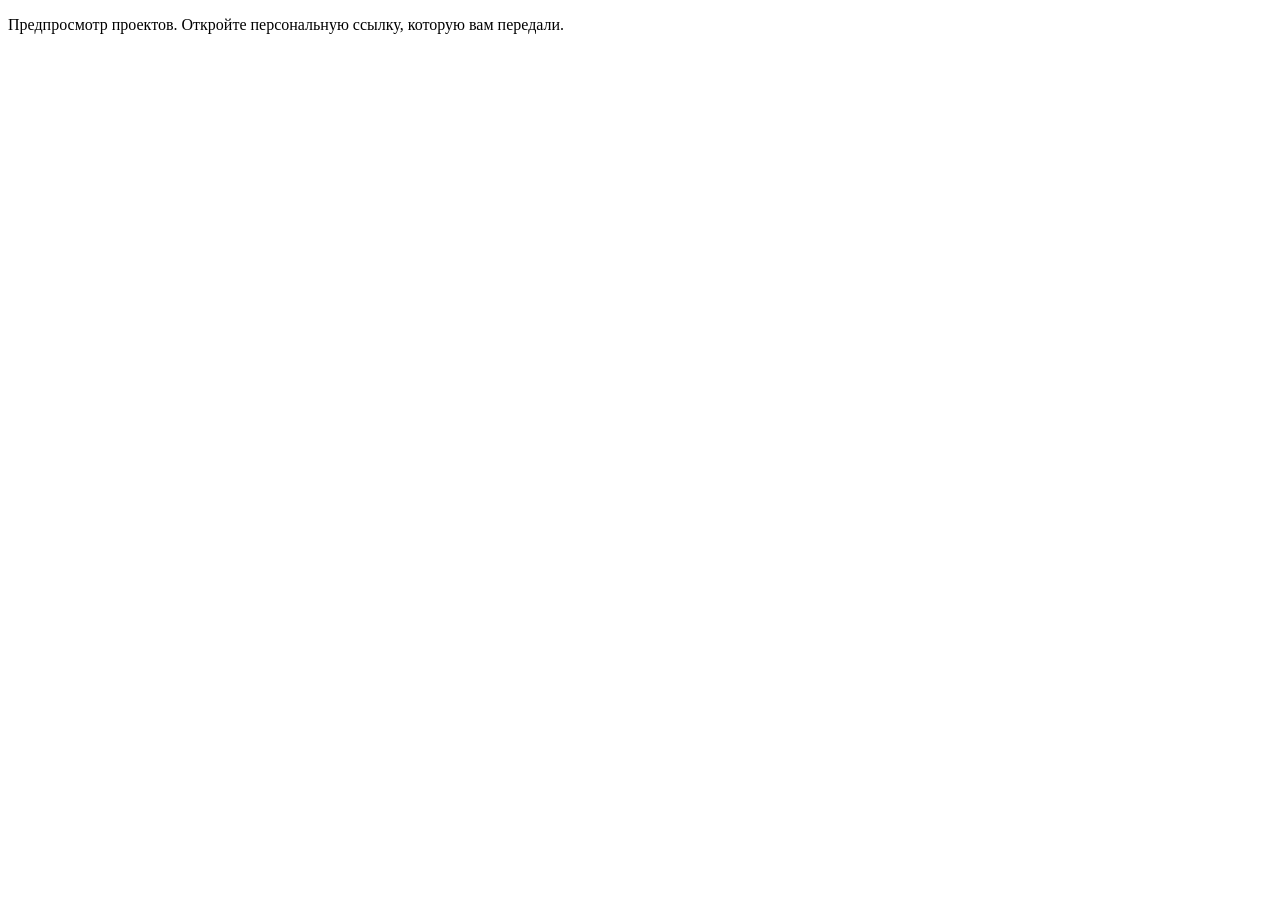
<file: index.html>
<!doctype html><html lang="ru"><head><meta charset="utf-8"><meta name="viewport" content="width=device-width, initial-scale=1"><title>Предпросмотр проектов</title><meta name="robots" content="noindex, nofollow, noarchive">
</head><body><p>Предпросмотр проектов. Откройте персональную ссылку, которую вам передали.</p></body></html>
</file>
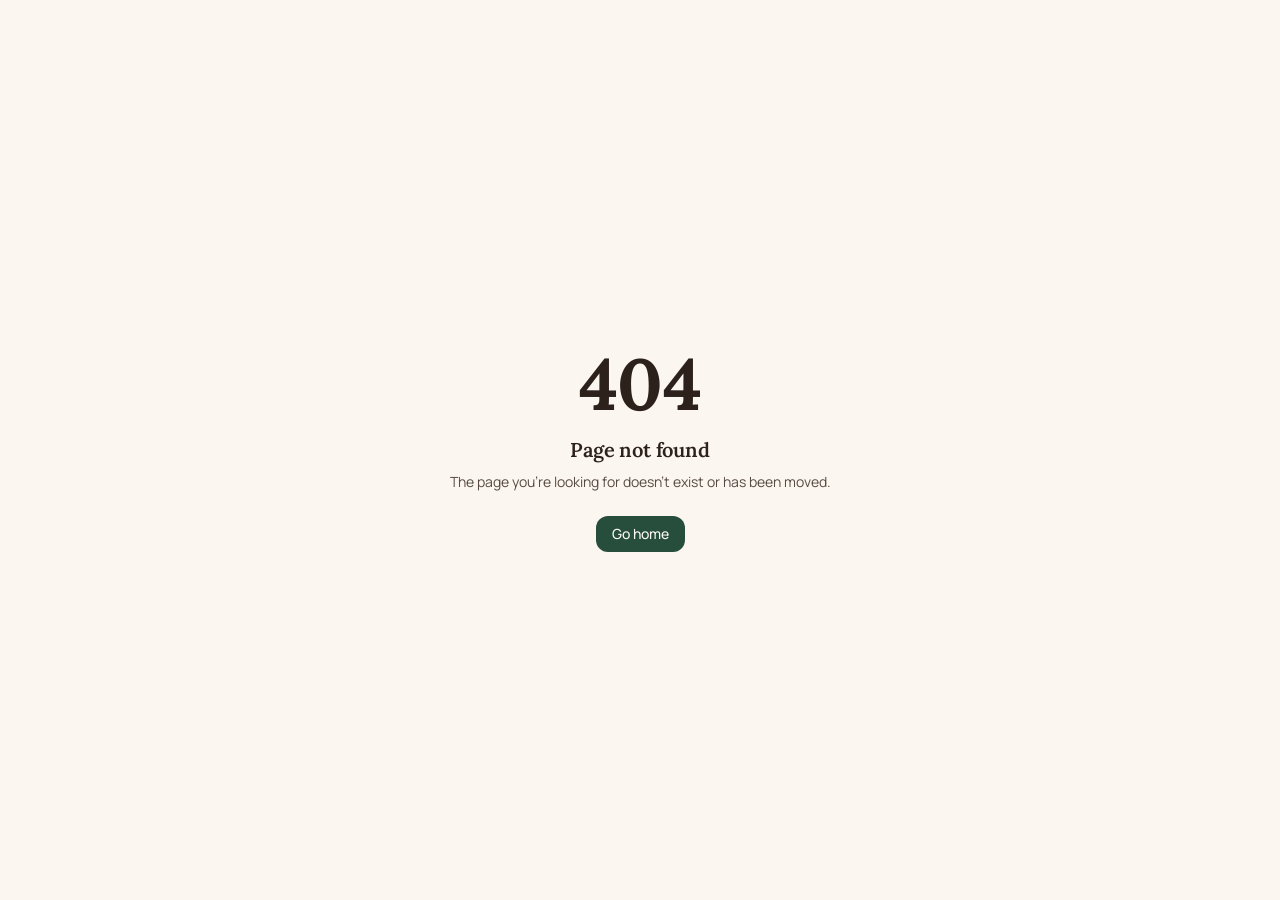
<file: aelita/rf-duet-v/index.html>
<!DOCTYPE html><html lang="ru"><head><meta charSet="utf-8"/><meta name="viewport" content="width=device-width, initial-scale=1"/><link rel="preload" as="image" href="/aelita/rf-duet-v/assets/hero-D_h2IK82.jpg"/><link rel="stylesheet" href="/aelita/rf-duet-v/assets/styles-DS7ZU7M-.css" data-precedence="default"/><link rel="stylesheet" href="https://fonts.googleapis.com/css2?family=Lora:wght@500;600&amp;family=Manrope:wght@400;500;600;700&amp;display=swap" data-precedence="default"/><title>Монополярный RF-лифтинг на Duet V в Санкт-Петербурге, метро Озерки | Центр медицинской косметологии «Аэлита»</title><meta name="description" content="Монополярный RF-лифтинг на Duet V. Санкт-Петербург, метро Озерки. Центр медицинской косметологии «Аэлита». Цены и запись к врачу-косметологу."/><meta property="og:title" content="Монополярный RF-лифтинг на Duet V в Санкт-Петербурге, метро Озерки | Центр медицинской косметологии «Аэлита»"/><meta property="og:description" content="Монополярный RF-лифтинг на Duet V. Санкт-Петербург, метро Озерки. Центр медицинской косметологии «Аэлита». Цены и запись к врачу-косметологу."/><meta property="og:site_name" content="Центр медицинской косметологии «Аэлита»"/><meta property="og:type" content="website"/><meta property="og:locale" content="ru_RU"/><meta name="twitter:card" content="summary_large_image"/><meta name="twitter:title" content="Монополярный RF-лифтинг на Duet V в Санкт-Петербурге, метро Озерки | Центр медицинской косметологии «Аэлита»"/><meta name="twitter:description" content="Монополярный RF-лифтинг на Duet V. Санкт-Петербург, метро Озерки. Центр медицинской косметологии «Аэлита». Цены и запись к врачу-косметологу."/><meta name="robots" content="noindex"/><link rel="modulepreload" href="/aelita/rf-duet-v/assets/index-CGWxwi5E.js"/><link rel="modulepreload" href="/aelita/rf-duet-v/assets/routes-Buj7c37y.js"/><link rel="preconnect" href="https://fonts.googleapis.com"/><link rel="icon" href="/aelita/rf-duet-v/aelita-favicon.png?v=2" type="image/png" sizes="75x75"/></head><body><!--$--><header class="sticky top-0 z-40 border-b bg-background/92 backdrop-blur"><div class="container-page flex h-[76px] items-center justify-between gap-1.5 max-sm:px-3 sm:gap-4"><a href="#top" class="shrink-0 text-deep"><span class="block font-display text-[1.375rem] font-semibold tracking-tight leading-tight sm:text-[1.7rem]">Аэлита</span><span class="block whitespace-nowrap text-[0.5625rem] font-medium leading-tight text-muted-foreground sm:text-xs">Центр косметологии</span></a><nav aria-label="Разделы" class="hidden lg:block"><ul class="flex items-center gap-1 whitespace-nowrap text-sm"><li><a href="#otzyvy" class="block rounded-full px-2.5 py-2 font-medium text-muted-foreground transition-colors hover:bg-secondary hover:text-primary">Отзывы</a></li><li><a href="#podhodit" class="block rounded-full px-2.5 py-2 font-medium text-muted-foreground transition-colors hover:bg-secondary hover:text-primary">Подходит ли мне</a></li><li><a href="#vrachi" class="block rounded-full px-2.5 py-2 font-medium text-muted-foreground transition-colors hover:bg-secondary hover:text-primary">Врачи</a></li><li class="hidden xl:block"><a href="#priyom" class="block rounded-full px-2.5 py-2 font-medium text-muted-foreground transition-colors hover:bg-secondary hover:text-primary">Как проходит</a></li><li><a href="#cena" class="block rounded-full px-2.5 py-2 font-medium text-muted-foreground transition-colors hover:bg-secondary hover:text-primary">Цена</a></li><li class="hidden xl:block"><a href="#voprosy" class="block rounded-full px-2.5 py-2 font-medium text-muted-foreground transition-colors hover:bg-secondary hover:text-primary">Вопросы</a></li><li class="hidden xl:block"><a href="#kak-nas-nayti" class="block rounded-full px-2.5 py-2 font-medium text-muted-foreground transition-colors hover:bg-secondary hover:text-primary">Как добраться</a></li></ul></nav><div class="flex shrink-0 items-center gap-1.5 sm:gap-2"><button type="button" aria-label="Записаться на консультацию" aria-haspopup="dialog" class="inline-flex items-center justify-center rounded-full font-sans font-semibold tracking-[0.005em] transition-colors disabled:opacity-60 h-11 bg-primary text-primary-foreground shadow-cta hover:bg-primary-hover px-2.5 text-xs sm:px-5 sm:text-sm md:order-2"><span class="xl:hidden">Записаться</span><span class="hidden xl:inline">Записаться на консультацию</span></button><a href="tel:+79215741891" aria-label="Позвонить в клинику: +7 (921) 574-18-91" class="inline-flex min-h-11 min-w-11 items-center justify-center gap-1.5 whitespace-nowrap rounded-full bg-[#c8daeb] px-2.5 text-xs font-semibold text-[#27465f] ring-1 ring-inset ring-[#7496b2] hover:bg-[#bbd1e5] md:order-1 md:bg-transparent md:px-1 md:text-sm md:text-primary md:ring-0 md:hover:bg-transparent md:hover:underline"><svg xmlns="http://www.w3.org/2000/svg" width="16" height="16" viewBox="0 0 24 24" fill="none" stroke="currentColor" stroke-width="2" stroke-linecap="round" stroke-linejoin="round" class="lucide lucide-phone" aria-hidden="true"><path d="M13.832 16.568a1 1 0 0 0 1.213-.303l.355-.465A2 2 0 0 1 17 15h3a2 2 0 0 1 2 2v3a2 2 0 0 1-2 2A18 18 0 0 1 2 4a2 2 0 0 1 2-2h3a2 2 0 0 1 2 2v3a2 2 0 0 1-.8 1.6l-.468.351a1 1 0 0 0-.292 1.233 14 14 0 0 0 6.392 6.384"></path></svg><span class="hidden min-[375px]:inline md:hidden">Позвонить</span><span class="hidden md:inline">+7 (921) 574-18-91</span></a><button type="button" class="grid h-11 w-11 place-items-center rounded-full border hover:bg-muted md:order-3 xl:hidden" aria-label="Открыть меню" aria-expanded="false"><svg xmlns="http://www.w3.org/2000/svg" width="24" height="24" viewBox="0 0 24 24" fill="none" stroke="currentColor" stroke-width="2" stroke-linecap="round" stroke-linejoin="round" class="lucide lucide-menu h-6 w-6" aria-hidden="true"><path d="M4 5h16"></path><path d="M4 12h16"></path><path d="M4 19h16"></path></svg></button></div></div></header><main><section id="top" class="relative"><div class="container-page grid items-center gap-6 py-6 md:gap-10 md:py-10 lg:grid-cols-[1.08fr_0.92fr] lg:gap-14 lg:pt-14"><div><p class="mb-3 text-sm text-muted-foreground">Санкт-Петербург, <button type="button" aria-haspopup="dialog" aria-expanded="false" data-state="closed" title="Санкт-Петербург, проспект Энгельса, 109 — рядом с метро Озерки" class="inline-flex items-baseline gap-1.5 text-primary underline decoration-1 underline-offset-4">метро Озерки<svg xmlns="http://www.w3.org/2000/svg" width="24" height="24" viewBox="0 0 24 24" fill="none" stroke="currentColor" stroke-width="2" stroke-linecap="round" stroke-linejoin="round" class="lucide lucide-map-pin relative top-0.5 h-4 w-4 shrink-0 self-center" aria-hidden="true"><path d="M20 10c0 4.993-5.539 10.193-7.399 11.799a1 1 0 0 1-1.202 0C9.539 20.193 4 14.993 4 10a8 8 0 0 1 16 0"></path><circle cx="12" cy="10" r="3"></circle></svg></button></p><h1 class="text-[2.35rem] leading-[1.1] sm:text-5xl lg:text-[3.6rem]">Лицо в зеркале выглядит старше, чем вы себя чувствуете?</h1><div class="mt-5 max-w-xl rounded-2xl bg-deep px-5 py-4 text-deep-foreground sm:px-6"><p class="font-display text-4xl font-semibold leading-none sm:text-5xl">Duet V</p><p class="mt-2 text-base font-semibold sm:text-lg">Монополярный RF-лифтинг</p></div><div class="mt-5"><p class="font-display text-[1.75rem] leading-tight sm:text-[2rem]">Лицо и шея — <span class="whitespace-nowrap font-semibold text-deep">70 000 ₽</span></p><div class="mt-1 text-sm"><button type="button" aria-haspopup="dialog" aria-expanded="false" data-state="closed" class="inline-flex min-h-8 items-center gap-1.5 font-semibold text-primary underline decoration-dotted underline-offset-4"><svg xmlns="http://www.w3.org/2000/svg" width="24" height="24" viewBox="0 0 24 24" fill="none" stroke="currentColor" stroke-width="2" stroke-linecap="round" stroke-linejoin="round" class="lucide lucide-circle-question-mark size-[18px]" aria-hidden="true"><circle cx="12" cy="12" r="10"></circle><path d="M9.09 9a3 3 0 0 1 5.83 1c0 2-3 3-3 3"></path><path d="M12 17h.01"></path></svg> Что входит в стоимость?</button></div></div><div class="mt-4 max-w-xl"><div class="flex items-start gap-3 rounded-2xl border border-clay/50 bg-clay-soft p-4"><span class="grid size-9 shrink-0 place-items-center rounded-full bg-card text-clay"><svg xmlns="http://www.w3.org/2000/svg" width="24" height="24" viewBox="0 0 24 24" fill="none" stroke="currentColor" stroke-width="2" stroke-linecap="round" stroke-linejoin="round" class="lucide lucide-gift size-5" aria-hidden="true"><path d="M12 7v14"></path><path d="M20 11v8a2 2 0 0 1-2 2H6a2 2 0 0 1-2-2v-8"></path><path d="M7.5 7a1 1 0 0 1 0-5A4.8 8 0 0 1 12 7a4.8 8 0 0 1 4.5-5 1 1 0 0 1 0 5"></path><rect x="3" y="7" width="18" height="4" rx="1"></rect></svg></span><div><p class="eyebrow text-[0.7rem]">Предложение ноября</p><p class="mt-1 font-display text-lg font-semibold leading-tight text-foreground sm:text-xl">Коллагеностимуляция в подарок</p><p class="mt-1.5 text-sm leading-snug text-foreground">Если пройти RF-лифтинг лица и шеи на Duet V в ноябре.</p></div></div></div><div class="mt-5"><button type="button" aria-haspopup="dialog" class="inline-flex items-center justify-center rounded-full font-sans font-semibold tracking-[0.005em] transition-colors disabled:opacity-60 h-14 px-8 text-[1.05rem] bg-primary text-primary-foreground shadow-cta hover:bg-primary-hover w-full sm:w-auto">Записаться на консультацию</button><p class="mt-2 text-sm text-muted-foreground">Подходит ли вам процедура, врач определит на консультации.</p><a href="#otzyvy" class="mt-3 inline-flex min-h-8 items-center gap-2 text-sm font-semibold text-primary underline decoration-primary/35 underline-offset-4"><svg xmlns="http://www.w3.org/2000/svg" width="24" height="24" viewBox="0 0 24 24" fill="none" stroke="currentColor" stroke-width="2" stroke-linecap="round" stroke-linejoin="round" class="lucide lucide-star size-4 fill-clay text-clay" aria-hidden="true"><path d="M11.525 2.295a.53.53 0 0 1 .95 0l2.31 4.679a2.123 2.123 0 0 0 1.595 1.16l5.166.756a.53.53 0 0 1 .294.904l-3.736 3.638a2.123 2.123 0 0 0-.611 1.878l.882 5.14a.53.53 0 0 1-.771.56l-4.618-2.428a2.122 2.122 0 0 0-1.973 0L6.396 21.01a.53.53 0 0 1-.77-.56l.881-5.139a2.122 2.122 0 0 0-.611-1.879L2.16 9.795a.53.53 0 0 1 .294-.906l5.165-.755a2.122 2.122 0 0 0 1.597-1.16z"></path></svg>5,0<!-- --> на Яндекс Картах · Читать отзывы</a></div></div><div class="relative"><div class="overflow-hidden mx-auto aspect-[4/3] max-h-[340px] rounded-[2rem] lg:aspect-square lg:max-h-[490px]"><img src="/aelita/rf-duet-v/assets/hero-D_h2IK82.jpg" alt="Женщина в светлом свитере спокойно смотрит в окно" width="1200" height="1504" class="h-full w-full object-cover object-[50%_25%]"/></div></div></div></section><div class="bg-deep text-deep-foreground"><ul class="container-page grid gap-3 py-5 md:grid-cols-3 md:gap-8"><li class="flex items-center gap-3 font-semibold"><svg xmlns="http://www.w3.org/2000/svg" width="24" height="24" viewBox="0 0 24 24" fill="none" stroke="currentColor" stroke-width="2" stroke-linecap="round" stroke-linejoin="round" class="lucide lucide-user-round h-5 w-5 shrink-0 text-clay-soft" aria-hidden="true"><circle cx="12" cy="8" r="5"></circle><path d="M20 21a8 8 0 0 0-16 0"></path></svg>Опытные косметологи</li><li class="flex items-center gap-3 font-semibold"><svg xmlns="http://www.w3.org/2000/svg" width="24" height="24" viewBox="0 0 24 24" fill="none" stroke="currentColor" stroke-width="2" stroke-linecap="round" stroke-linejoin="round" class="lucide lucide-stethoscope h-5 w-5 shrink-0 text-clay-soft" aria-hidden="true"><path d="M11 2v2"></path><path d="M5 2v2"></path><path d="M5 3H4a2 2 0 0 0-2 2v4a6 6 0 0 0 12 0V5a2 2 0 0 0-2-2h-1"></path><path d="M8 15a6 6 0 0 0 12 0v-3"></path><circle cx="20" cy="10" r="2"></circle></svg>Сначала консультация врача</li><li class="flex items-center gap-3 font-semibold"><svg xmlns="http://www.w3.org/2000/svg" width="24" height="24" viewBox="0 0 24 24" fill="none" stroke="currentColor" stroke-width="2" stroke-linecap="round" stroke-linejoin="round" class="lucide lucide-receipt-text h-5 w-5 shrink-0 text-clay-soft" aria-hidden="true"><path d="M13 16H8"></path><path d="M14 8H8"></path><path d="M16 12H8"></path><path d="M4 3a1 1 0 0 1 1-1 1.3 1.3 0 0 1 .7.2l.933.6a1.3 1.3 0 0 0 1.4 0l.934-.6a1.3 1.3 0 0 1 1.4 0l.933.6a1.3 1.3 0 0 0 1.4 0l.933-.6a1.3 1.3 0 0 1 1.4 0l.934.6a1.3 1.3 0 0 0 1.4 0l.933-.6A1.3 1.3 0 0 1 19 2a1 1 0 0 1 1 1v18a1 1 0 0 1-1 1 1.3 1.3 0 0 1-.7-.2l-.933-.6a1.3 1.3 0 0 0-1.4 0l-.934.6a1.3 1.3 0 0 1-1.4 0l-.933-.6a1.3 1.3 0 0 0-1.4 0l-.933.6a1.3 1.3 0 0 1-1.4 0l-.934-.6a1.3 1.3 0 0 0-1.4 0l-.933.6a1.3 1.3 0 0 1-.7.2 1 1 0 0 1-1-1z"></path></svg>Цена называется до начала</li></ul></div><section id="otzyvy" class="py-6 md:pt-12 md:pb-5"><div class="container-page"><div class="max-w-3xl"><p class="eyebrow mb-4">Отзывы</p><h2 class="text-[2rem] md:text-[2.75rem]">Что пишут пациентки</h2><p class="mt-5 text-lg md:text-xl text-muted-foreground">Показываем то, что пациентки пишут о врачах и приёме в нашем центре. Все отзывы — с Яндекс.Карт, 2026 год.</p></div><div class="my-6 flex flex-wrap items-center gap-x-4 gap-y-2"><span class="inline-flex min-h-11 items-center gap-2 rounded-full border bg-card px-4 text-sm"><svg xmlns="http://www.w3.org/2000/svg" width="24" height="24" viewBox="0 0 24 24" fill="none" stroke="currentColor" stroke-width="2" stroke-linecap="round" stroke-linejoin="round" class="lucide lucide-star size-4 fill-clay text-clay" aria-hidden="true"><path d="M11.525 2.295a.53.53 0 0 1 .95 0l2.31 4.679a2.123 2.123 0 0 0 1.595 1.16l5.166.756a.53.53 0 0 1 .294.904l-3.736 3.638a2.123 2.123 0 0 0-.611 1.878l.882 5.14a.53.53 0 0 1-.771.56l-4.618-2.428a2.122 2.122 0 0 0-1.973 0L6.396 21.01a.53.53 0 0 1-.77-.56l.881-5.139a2.122 2.122 0 0 0-.611-1.879L2.16 9.795a.53.53 0 0 1 .294-.906l5.165-.755a2.122 2.122 0 0 0 1.597-1.16z"></path></svg><strong>5,0</strong><span>Яндекс Карты<!-- --> <span class="text-muted-foreground">· <!-- -->280 оценок · 191 отзыв</span></span></span><a href="https://yandex.ru/maps/org/aelita/1171237671/reviews/" target="_blank" rel="noopener noreferrer" class="inline-flex min-h-11 items-center text-sm font-semibold text-primary underline underline-offset-4">Читать все отзывы</a></div><div role="region" aria-label="Отзывы пациенток" aria-roledescription="карусель"><ul id="_R_1j9aq_" tabindex="0" aria-label="Карточки отзывов" class="relative flex snap-x snap-mandatory gap-4 overflow-x-auto pb-2 [scrollbar-color:var(--primary)_transparent] [scrollbar-width:thin]"><li class="flex w-[92%] shrink-0 snap-start flex-col justify-between rounded-2xl border bg-card p-4 sm:p-5 sm:w-[calc((100%-1rem)/2)] lg:w-[calc((100%-2rem)/3)]"><blockquote class="font-display text-lg leading-snug sm:text-xl">«<!-- -->Перед процедурой подробно обсуждаем, что меня беспокоит и какого результата я хочу добиться. Мне рассказывают о каждом этапе… Процедуры проходят спокойно и комфортно. Особенно ценю отсутствие навязывания: мне всегда дают рекомендации и оставляют выбор за мной.<!-- -->»</blockquote><p class="mt-4 text-sm text-muted-foreground"><strong class="text-foreground">Елена Ф.</strong> · <time dateTime="2026-09-27">Яндекс Карты, 27 сентября 2026</time></p></li><li class="flex w-[92%] shrink-0 snap-start flex-col justify-between rounded-2xl border bg-card p-4 sm:p-5 sm:w-[calc((100%-1rem)/2)] lg:w-[calc((100%-2rem)/3)]"><blockquote class="font-display text-lg leading-snug sm:text-xl">«<!-- -->Раньше я переживала перед процедурами, но в Ваших надежных руках всегда спокойно и комфортно.<!-- -->»</blockquote><p class="mt-4 text-sm text-muted-foreground"><strong class="text-foreground">Наталья Ф.</strong> · <time dateTime="2026-09-13">Яндекс Карты, 13 сентября 2026</time></p></li><li class="flex w-[92%] shrink-0 snap-start flex-col justify-between rounded-2xl border bg-card p-4 sm:p-5 sm:w-[calc((100%-1rem)/2)] lg:w-[calc((100%-2rem)/3)]"><blockquote class="font-display text-lg leading-snug sm:text-xl">«<!-- -->На первом же приёме подробно Анастасия рассказала о тех процедурах, которые мне подойдут. Сразу записалась на курс РФ лифтинга, прошла его с удовольствием, каждый раз выхожу с шикарным настроением…<!-- -->»</blockquote><p class="mt-4 text-sm text-muted-foreground"><strong class="text-foreground">Gladkaya</strong> · <time dateTime="2026-08-27">Яндекс Карты, 27 августа 2026</time></p></li><li class="flex w-[92%] shrink-0 snap-start flex-col justify-between rounded-2xl border bg-card p-4 sm:p-5 sm:w-[calc((100%-1rem)/2)] lg:w-[calc((100%-2rem)/3)]"><blockquote class="font-display text-lg leading-snug sm:text-xl">«<!-- -->Анастасия не навязывает лишних неэффективных процедур, всегда подробно расскажет об эффекте рекомендованной процедуры и если что-то не подходит или будет менее эффективно всегда предупредит.<!-- -->»</blockquote><p class="mt-4 text-sm text-muted-foreground"><strong class="text-foreground">Наталья Сикорская</strong> · <time dateTime="2026-08-22">Яндекс Карты, 22 августа 2026</time></p></li><li class="flex w-[92%] shrink-0 snap-start flex-col justify-between rounded-2xl border bg-card p-4 sm:p-5 sm:w-[calc((100%-1rem)/2)] lg:w-[calc((100%-2rem)/3)]"><blockquote class="font-display text-lg leading-snug sm:text-xl">«<!-- -->Хожу к Анастасии уже третий год, очень довольна результатом: моя кожа наконец-то за многие годы меня радует.<!-- -->»</blockquote><p class="mt-4 text-sm text-muted-foreground"><strong class="text-foreground">Юлия Ф.</strong> · <time dateTime="2026-09-08">Яндекс Карты, 8 сентября 2026</time></p></li></ul><div class="mt-2 flex items-center justify-end gap-3"><span class="text-sm text-muted-foreground" aria-live="polite" aria-atomic="true">1<!-- --> / <!-- -->5</span><button type="button" class="grid size-11 place-items-center rounded-full border bg-card text-primary enabled:hover:bg-primary-soft disabled:opacity-40" aria-label="Предыдущий отзыв" aria-controls="_R_1j9aq_" disabled=""><svg xmlns="http://www.w3.org/2000/svg" width="20" height="20" viewBox="0 0 24 24" fill="none" stroke="currentColor" stroke-width="2" stroke-linecap="round" stroke-linejoin="round" class="lucide lucide-chevron-left" aria-hidden="true"><path d="m15 18-6-6 6-6"></path></svg></button><button type="button" class="grid size-11 place-items-center rounded-full border bg-card text-primary enabled:hover:bg-primary-soft disabled:opacity-40" aria-label="Следующий отзыв" aria-controls="_R_1j9aq_"><svg xmlns="http://www.w3.org/2000/svg" width="20" height="20" viewBox="0 0 24 24" fill="none" stroke="currentColor" stroke-width="2" stroke-linecap="round" stroke-linejoin="round" class="lucide lucide-chevron-right" aria-hidden="true"><path d="m9 18 6-6-6-6"></path></svg></button></div></div><ul class="mt-5 flex flex-wrap gap-x-6 gap-y-3"><li class="text-sm"><p><strong>2ГИС<!-- --> · <!-- -->4,9</strong> <span class="text-muted-foreground">· <!-- -->120 оценок · 116 отзывов</span></p><a href="https://2gis.ru/spb/firm/5348553838912587/tab/reviews" target="_blank" rel="noopener noreferrer" aria-label="Читать отзывы на 2ГИС" class="inline-flex min-h-11 items-center font-semibold text-primary underline underline-offset-4">Читать отзывы ↗</a></li><li class="text-sm"><p><strong>Zoon<!-- --> · <!-- -->5,0</strong> <span class="text-muted-foreground">· <!-- -->1003 оценки</span></p><a href="https://zoon.ru/spb/beauty/meditsinskij_tsentr_kosmetologii_aelita_na_prospekte_engelsa/" target="_blank" rel="noopener noreferrer" aria-label="Читать отзывы на Zoon" class="inline-flex min-h-11 items-center font-semibold text-primary underline underline-offset-4">Читать отзывы ↗</a></li></ul><div class="mt-6 flex justify-center"><button type="button" aria-haspopup="dialog" class="inline-flex items-center justify-center rounded-full font-sans font-semibold tracking-[0.005em] transition-colors disabled:opacity-60 h-14 px-8 text-[1.05rem] bg-primary text-primary-foreground shadow-cta hover:bg-primary-hover w-full sm:w-auto">Записаться на консультацию</button></div></div></section><section id="podhodit" class="py-6 md:pt-5 md:pb-12"><div class="container-page"><div class="max-w-3xl"><p class="eyebrow mb-2 hidden md:block">Подойдёт ли вам</p><h2 class="text-[1.75rem] md:text-[2.75rem]">Узнаёте себя?</h2><p class="mt-2 text-base leading-6 text-muted-foreground md:mt-5 md:text-xl md:leading-relaxed">Выберите, что беспокоит вас больше всего<span class="hidden md:inline">, и мы расскажем, чем можно помочь</span>.</p></div><div dir="ltr" data-orientation="horizontal" class="mt-4 md:mt-10"><div role="tablist" aria-orientation="horizontal" aria-label="Что вас беспокоит" class="grid grid-cols-2 gap-2 md:flex md:flex-wrap" tabindex="-1" data-orientation="horizontal" style="outline:none"><button type="button" role="tab" aria-selected="true" aria-controls="radix-_R_149aq_-content-oval" data-state="active" id="radix-_R_149aq_-trigger-oval" class="rounded-full border font-semibold text-muted-foreground transition-colors hover:text-foreground data-[state=active]:border-deep data-[state=active]:bg-card data-[state=active]:text-deep min-h-11 whitespace-normal px-2 py-2 text-sm leading-tight md:min-h-0 md:whitespace-nowrap md:px-4 md:py-2.5 md:text-lg" tabindex="-1" data-orientation="horizontal" data-radix-collection-item="">Овал лица «поплыл»</button><button type="button" role="tab" aria-selected="false" aria-controls="radix-_R_149aq_-content-chin" data-state="inactive" id="radix-_R_149aq_-trigger-chin" class="rounded-full border font-semibold text-muted-foreground transition-colors hover:text-foreground data-[state=active]:border-deep data-[state=active]:bg-card data-[state=active]:text-deep min-h-11 whitespace-normal px-2 py-2 text-sm leading-tight md:min-h-0 md:whitespace-nowrap md:px-4 md:py-2.5 md:text-lg" tabindex="-1" data-orientation="horizontal" data-radix-collection-item="">Брыли и подбородок</button><button type="button" role="tab" aria-selected="false" aria-controls="radix-_R_149aq_-content-neck" data-state="inactive" id="radix-_R_149aq_-trigger-neck" class="rounded-full border font-semibold text-muted-foreground transition-colors hover:text-foreground data-[state=active]:border-deep data-[state=active]:bg-card data-[state=active]:text-deep min-h-11 whitespace-normal px-2 py-2 text-sm leading-tight md:min-h-0 md:whitespace-nowrap md:px-4 md:py-2.5 md:text-lg" tabindex="-1" data-orientation="horizontal" data-radix-collection-item="">Шея</button><button type="button" role="tab" aria-selected="false" aria-controls="radix-_R_149aq_-content-skin" data-state="inactive" id="radix-_R_149aq_-trigger-skin" class="rounded-full border font-semibold text-muted-foreground transition-colors hover:text-foreground data-[state=active]:border-deep data-[state=active]:bg-card data-[state=active]:text-deep min-h-11 whitespace-normal px-2 py-2 text-sm leading-tight md:min-h-0 md:whitespace-nowrap md:px-4 md:py-2.5 md:text-lg" tabindex="-1" data-orientation="horizontal" data-radix-collection-item="">Кожа стала дряблой</button></div><div data-state="active" data-orientation="horizontal" role="tabpanel" aria-labelledby="radix-_R_149aq_-trigger-oval" id="radix-_R_149aq_-content-oval" tabindex="0" class="mt-4 grid items-center gap-4 md:mt-8 md:grid-cols-[0.9fr_1.1fr] md:gap-14" style="animation-duration:0s"><div class="h-[clamp(120px,18svh,152px)] min-[380px]:h-[clamp(200px,26svh,240px)] overflow-hidden rounded-2xl md:h-auto md:aspect-[5/6] md:max-h-[480px] md:rounded-3xl"><img src="/aelita/rf-duet-v/assets/concern-oval-pdamnm2_.jpg" alt="Женщина в профиль у льняной стены" loading="lazy" width="1008" height="1200" class="h-full w-full object-cover"/></div><div class="min-w-0"><h3 class="text-[1.625rem] md:text-[2.2rem]">Овал лица «поплыл»</h3><p class="mt-3 text-base leading-6 md:mt-5 md:text-xl md:leading-relaxed">Контур стал мягче, щёки опустились. Это знакомо многим женщинам после сорока. Часто помогает укрепление тканей аппаратом, но решает врач после осмотра.</p><button type="button" aria-haspopup="dialog" class="inline-flex items-center justify-center rounded-full font-sans font-semibold tracking-[0.005em] transition-colors disabled:opacity-60 h-11 px-5 text-[0.95rem] bg-primary text-primary-foreground shadow-cta hover:bg-primary-hover mt-4 w-full md:mt-8 md:w-auto">Записаться на консультацию</button></div></div><div data-state="inactive" data-orientation="horizontal" role="tabpanel" aria-labelledby="radix-_R_149aq_-trigger-chin" hidden="" id="radix-_R_149aq_-content-chin" tabindex="0" class="mt-4 grid items-center gap-4 md:mt-8 md:grid-cols-[0.9fr_1.1fr] md:gap-14"></div><div data-state="inactive" data-orientation="horizontal" role="tabpanel" aria-labelledby="radix-_R_149aq_-trigger-neck" hidden="" id="radix-_R_149aq_-content-neck" tabindex="0" class="mt-4 grid items-center gap-4 md:mt-8 md:grid-cols-[0.9fr_1.1fr] md:gap-14"></div><div data-state="inactive" data-orientation="horizontal" role="tabpanel" aria-labelledby="radix-_R_149aq_-trigger-skin" hidden="" id="radix-_R_149aq_-content-skin" tabindex="0" class="mt-4 grid items-center gap-4 md:mt-8 md:grid-cols-[0.9fr_1.1fr] md:gap-14"></div></div><div class="mt-16"><div class="rounded-3xl bg-card p-6 md:p-10 shadow-soft"><div class="flex flex-wrap items-baseline justify-between gap-3"><h3 class="text-2xl md:text-[1.9rem]">Расскажите о себе в четыре вопроса</h3><span class="text-muted-foreground font-semibold">Вопрос <!-- -->1<!-- --> из 4</span></div><p class="mt-2 text-muted-foreground">Это не диагностика. Так врачу будет проще подготовиться к встрече.</p><div class="mt-6 grid grid-cols-4 gap-2" aria-hidden="true"><span class="h-1.5 rounded-full bg-clay"></span><span class="h-1.5 rounded-full bg-muted"></span><span class="h-1.5 rounded-full bg-muted"></span><span class="h-1.5 rounded-full bg-muted"></span></div><fieldset class="mt-8"><legend class="font-display text-xl md:text-2xl">Вас беспокоит овал лица или шея?</legend><div class="mt-5 flex flex-wrap gap-3"><button type="button" aria-pressed="false" class="min-h-12 rounded-full border-2 px-5 py-2 text-left font-semibold transition-colors border-border bg-background hover:border-primary">Да</button><button type="button" aria-pressed="false" class="min-h-12 rounded-full border-2 px-5 py-2 text-left font-semibold transition-colors border-border bg-background hover:border-primary">Нет</button></div><div class="mt-8 flex flex-wrap items-center justify-between gap-4"><button type="button" disabled="" class="inline-flex items-center gap-2 font-semibold text-muted-foreground hover:text-foreground disabled:invisible"><svg xmlns="http://www.w3.org/2000/svg" width="24" height="24" viewBox="0 0 24 24" fill="none" stroke="currentColor" stroke-width="2" stroke-linecap="round" stroke-linejoin="round" class="lucide lucide-arrow-left h-4 w-4" aria-hidden="true"><path d="m12 19-7-7 7-7"></path><path d="M19 12H5"></path></svg> Назад</button><button type="button" class="font-semibold text-primary underline underline-offset-4">Пропустить, оставить заявку</button></div></fieldset><p class="mt-6 text-[0.95rem] text-muted-foreground">Есть противопоказания. Необходима консультация врача.</p></div></div></div></section><section id="vrachi" class="bg-secondary py-6 md:py-12"><div class="container-page"><div class="max-w-3xl"><p class="eyebrow mb-4">Врачи</p><h2 class="text-[2rem] md:text-[2.75rem]">Опытные косметологи</h2><p class="mt-5 text-lg md:text-xl text-muted-foreground">Процедуру проводят все врачи клиники. На консультации врач осмотрит кожу, ответит на вопросы и объяснит, подходит ли вам этот метод.</p></div><ul class="mt-8 flex flex-wrap justify-center gap-x-4 gap-y-6"><li class="min-w-0 basis-[calc((100%-1rem)/2)] sm:basis-[calc((100%-2rem)/3)] lg:basis-[calc((100%-3rem)/4)]"><img src="/aelita/rf-duet-v/assets/ryakhovskikh-CXSbmc05.jpg" alt="Юлия Александровна Ряховских" loading="lazy" decoding="async" width="480" height="600" class="aspect-[4/5] w-full rounded-2xl object-cover"/><h3 class="mt-3 break-words font-sans text-base font-semibold leading-snug">Юлия Александровна Ряховских</h3><p class="text-sm text-muted-foreground">Врач-дерматовенеролог, косметолог</p><p class="mt-2 text-sm font-semibold text-primary">Стаж <!-- -->19 лет</p></li><li class="min-w-0 basis-[calc((100%-1rem)/2)] sm:basis-[calc((100%-2rem)/3)] lg:basis-[calc((100%-3rem)/4)]"><img src="/aelita/rf-duet-v/assets/ignateva-ChA4VTZL.jpg" alt="Светлана Витальевна Игнатьева" loading="lazy" decoding="async" width="480" height="600" class="aspect-[4/5] w-full rounded-2xl object-cover"/><h3 class="mt-3 break-words font-sans text-base font-semibold leading-snug">Светлана Витальевна Игнатьева</h3><p class="text-sm text-muted-foreground">Врач-дерматовенеролог, косметолог</p><p class="mt-2 text-sm font-semibold text-primary">Стаж <!-- -->18 лет</p></li><li class="min-w-0 basis-[calc((100%-1rem)/2)] sm:basis-[calc((100%-2rem)/3)] lg:basis-[calc((100%-3rem)/4)]"><img src="/aelita/rf-duet-v/assets/trusova-CowIZ-7G.jpg" alt="Анастасия Анатольевна Трусова" loading="lazy" decoding="async" width="480" height="600" class="aspect-[4/5] w-full rounded-2xl object-cover"/><h3 class="mt-3 break-words font-sans text-base font-semibold leading-snug">Анастасия Анатольевна Трусова</h3><p class="text-sm text-muted-foreground">Врач-дерматовенеролог, косметолог</p><p class="mt-2 text-sm font-semibold text-primary">Стаж <!-- -->14 лет</p></li><li class="min-w-0 basis-[calc((100%-1rem)/2)] sm:basis-[calc((100%-2rem)/3)] lg:basis-[calc((100%-3rem)/4)]"><img src="/aelita/rf-duet-v/assets/petrova-BHNXBNi9.jpg" alt="Анастасия Андреевна Петрова" loading="lazy" decoding="async" width="480" height="600" class="aspect-[4/5] w-full rounded-2xl object-cover"/><h3 class="mt-3 break-words font-sans text-base font-semibold leading-snug">Анастасия Андреевна Петрова</h3><p class="text-sm text-muted-foreground">Врач-дерматовенеролог, косметолог</p><p class="mt-2 text-sm font-semibold text-primary">Стаж <!-- -->9 лет</p></li><li class="min-w-0 basis-[calc((100%-1rem)/2)] sm:basis-[calc((100%-2rem)/3)] lg:basis-[calc((100%-3rem)/4)]"><img src="/aelita/rf-duet-v/assets/kotelnikova-DPBhgDLI.jpg" alt="Анастасия Сергеевна Котельникова" loading="lazy" decoding="async" width="480" height="600" class="aspect-[4/5] w-full rounded-2xl object-cover"/><h3 class="mt-3 break-words font-sans text-base font-semibold leading-snug">Анастасия Сергеевна Котельникова</h3><p class="text-sm text-muted-foreground">Врач-дерматовенеролог, косметолог</p><p class="mt-2 text-sm font-semibold text-primary">Стаж <!-- -->7 лет</p></li><li class="min-w-0 basis-[calc((100%-1rem)/2)] sm:basis-[calc((100%-2rem)/3)] lg:basis-[calc((100%-3rem)/4)]"><img src="/aelita/rf-duet-v/assets/palkina-DtAa8ePR.jpg" alt="Алёна Ивановна Палкина" loading="lazy" decoding="async" width="480" height="600" class="aspect-[4/5] w-full rounded-2xl object-cover"/><h3 class="mt-3 break-words font-sans text-base font-semibold leading-snug">Алёна Ивановна Палкина</h3><p class="text-sm text-muted-foreground">Врач-косметолог, дерматовенеролог</p><p class="mt-2 text-sm font-semibold text-primary">Стаж <!-- -->5 лет</p></li><li class="min-w-0 basis-[calc((100%-1rem)/2)] sm:basis-[calc((100%-2rem)/3)] lg:basis-[calc((100%-3rem)/4)]"><img src="/aelita/rf-duet-v/assets/musaeva-rxsPbSD4.jpg" alt="Сабина Тарлановна Мусаева" loading="lazy" decoding="async" width="480" height="600" class="aspect-[4/5] w-full rounded-2xl object-cover"/><h3 class="mt-3 break-words font-sans text-base font-semibold leading-snug">Сабина Тарлановна Мусаева</h3><p class="text-sm text-muted-foreground">Врач-эстетист, специалист по аппаратной косметологии</p><p class="mt-2 text-sm font-semibold text-primary">Стаж <!-- -->3 года</p></li></ul><div class="mt-8 flex justify-center"><button type="button" aria-haspopup="dialog" class="inline-flex items-center justify-center rounded-full font-sans font-semibold tracking-[0.005em] transition-colors disabled:opacity-60 h-14 px-8 text-[1.05rem] bg-primary text-primary-foreground shadow-cta hover:bg-primary-hover">Записаться на консультацию</button></div><ul class="mt-14 grid gap-6 border-t border-input pt-10 md:grid-cols-3"><li class="flex items-start gap-4"><span class="grid h-11 w-11 shrink-0 place-items-center rounded-full bg-card text-primary"><svg xmlns="http://www.w3.org/2000/svg" width="24" height="24" viewBox="0 0 24 24" fill="none" stroke="currentColor" stroke-width="2" stroke-linecap="round" stroke-linejoin="round" class="lucide lucide-message-circle h-5 w-5" aria-hidden="true"><path d="M2.992 16.342a2 2 0 0 1 .094 1.167l-1.065 3.29a1 1 0 0 0 1.236 1.168l3.413-.998a2 2 0 0 1 1.099.092 10 10 0 1 0-4.777-4.719"></path></svg></span><span class="pt-2 text-lg font-semibold">Объясняем простыми словами</span></li><li class="flex items-start gap-4"><span class="grid h-11 w-11 shrink-0 place-items-center rounded-full bg-card text-primary"><svg xmlns="http://www.w3.org/2000/svg" width="24" height="24" viewBox="0 0 24 24" fill="none" stroke="currentColor" stroke-width="2" stroke-linecap="round" stroke-linejoin="round" class="lucide lucide-handshake h-5 w-5" aria-hidden="true"><path d="m11 17 2 2a1 1 0 1 0 3-3"></path><path d="m14 14 2.5 2.5a1 1 0 1 0 3-3l-3.88-3.88a3 3 0 0 0-4.24 0l-.88.88a1 1 0 1 1-3-3l2.81-2.81a5.79 5.79 0 0 1 7.06-.87l.47.28a2 2 0 0 0 1.42.25L21 4"></path><path d="m21 3 1 11h-2"></path><path d="M3 3 2 14l6.5 6.5a1 1 0 1 0 3-3"></path><path d="M3 4h8"></path></svg></span><span class="pt-2 text-lg font-semibold">Честно скажем, если процедура не подходит</span></li><li class="flex items-start gap-4"><span class="grid h-11 w-11 shrink-0 place-items-center rounded-full bg-card text-primary"><svg xmlns="http://www.w3.org/2000/svg" width="24" height="24" viewBox="0 0 24 24" fill="none" stroke="currentColor" stroke-width="2" stroke-linecap="round" stroke-linejoin="round" class="lucide lucide-hourglass h-5 w-5" aria-hidden="true"><path d="M5 22h14"></path><path d="M5 2h14"></path><path d="M17 22v-4.172a2 2 0 0 0-.586-1.414L12 12l-4.414 4.414A2 2 0 0 0 7 17.828V22"></path><path d="M7 2v4.172a2 2 0 0 0 .586 1.414L12 12l4.414-4.414A2 2 0 0 0 17 6.172V2"></path></svg></span><span class="pt-2 text-lg font-semibold">Не торопим с решением</span></li></ul></div></section><section id="apparat" class="bg-deep py-6 text-deep-foreground md:py-12"><div class="container-page"><div class="grid items-center gap-4 md:grid-cols-[1fr_0.9fr] md:gap-12"><div><p class="eyebrow mb-3 text-clay-soft">Аппарат</p><h2 class="text-[2.5rem] md:text-[3.5rem]">Duet V</h2><p class="mt-2 text-base text-deep-foreground/85">Eunsung Global, Южная Корея</p><ul class="mt-5 flex flex-wrap gap-2.5 text-sm"><li class="inline-flex items-center gap-2 rounded-full border border-deep-foreground/25 px-3 py-2"><svg xmlns="http://www.w3.org/2000/svg" width="24" height="24" viewBox="0 0 24 24" fill="none" stroke="currentColor" stroke-width="2" stroke-linecap="round" stroke-linejoin="round" class="lucide lucide-radio size-4 text-clay-soft" aria-hidden="true"><path d="M16.247 7.761a6 6 0 0 1 0 8.478"></path><path d="M19.075 4.933a10 10 0 0 1 0 14.134"></path><path d="M4.925 19.067a10 10 0 0 1 0-14.134"></path><path d="M7.753 16.239a6 6 0 0 1 0-8.478"></path><circle cx="12" cy="12" r="2"></circle></svg> Монополярный RF · 4 МГц</li><li class="inline-flex items-center gap-2 rounded-full border border-deep-foreground/25 px-3 py-2"><svg xmlns="http://www.w3.org/2000/svg" width="24" height="24" viewBox="0 0 24 24" fill="none" stroke="currentColor" stroke-width="2" stroke-linecap="round" stroke-linejoin="round" class="lucide lucide-thermometer size-4 text-clay-soft" aria-hidden="true"><path d="M14 4v10.54a4 4 0 1 1-4 0V4a2 2 0 0 1 4 0Z"></path></svg> Контроль температуры</li></ul></div><figure class="mx-auto w-full max-w-52 overflow-hidden rounded-2xl md:max-w-64"><img src="/aelita/rf-duet-v/assets/device-D8-Aq6lv.jpg" alt="Аппарат Duet V для RF-лифтинга" loading="lazy" width="1122" height="1402" class="block h-auto w-full"/></figure></div><div class="mt-7 md:mt-9"><h3 class="text-2xl md:text-3xl">Пять насадок для разных зон и задач</h3><p class="mt-2 text-sm text-deep-foreground/85">Насадку и настройки врач подбирает индивидуально.</p><ul class="mt-4 grid grid-cols-2 gap-2.5 sm:grid-cols-3 lg:grid-cols-5"><li class="min-w-0 rounded-xl border border-deep-foreground/20 bg-deep-foreground/10 p-3 sm:p-4"><span aria-hidden="true" class="block text-xs font-bold text-clay-soft">0<!-- -->1</span><p class="mt-1.5 text-sm font-bold leading-tight [overflow-wrap:anywhere] sm:text-base">Большая динамическая</p><p class="mt-1.5 text-sm leading-snug text-deep-foreground/85">Лицо и шея</p></li><li class="min-w-0 rounded-xl border border-deep-foreground/20 bg-deep-foreground/10 p-3 sm:p-4"><span aria-hidden="true" class="block text-xs font-bold text-clay-soft">0<!-- -->2</span><p class="mt-1.5 text-sm font-bold leading-tight [overflow-wrap:anywhere] sm:text-base">Малая динамическая</p><p class="mt-1.5 text-sm leading-snug text-deep-foreground/85">Небольшие зоны, например вокруг губ</p></li><li class="min-w-0 rounded-xl border border-deep-foreground/20 bg-deep-foreground/10 p-3 sm:p-4"><span aria-hidden="true" class="block text-xs font-bold text-clay-soft">0<!-- -->3</span><p class="mt-1.5 text-sm font-bold leading-tight [overflow-wrap:anywhere] sm:text-base">Статическая</p><p class="mt-1.5 text-sm leading-snug text-deep-foreground/85">Точечная работа с настройкой глубины</p></li><li class="min-w-0 rounded-xl border border-deep-foreground/20 bg-deep-foreground/10 p-3 sm:p-4"><span aria-hidden="true" class="block text-xs font-bold text-clay-soft">0<!-- -->4</span><p class="mt-1.5 text-sm font-bold leading-tight [overflow-wrap:anywhere] sm:text-base">Внутриротовая</p><p class="mt-1.5 text-sm leading-snug text-deep-foreground/85">Работа со стороны щеки</p></li><li class="min-w-0 rounded-xl border border-deep-foreground/20 bg-deep-foreground/10 p-3 sm:p-4"><span aria-hidden="true" class="block text-xs font-bold text-clay-soft">0<!-- -->5</span><p class="mt-1.5 text-sm font-bold leading-tight [overflow-wrap:anywhere] sm:text-base">Шлифующая</p><p class="mt-1.5 text-sm leading-snug text-deep-foreground/85">Выравнивание рельефа в режиме фракционного RF</p></li></ul></div></div></section><section id="priyom" class="py-6 md:py-12"><div class="container-page"><div class="max-w-3xl"><p class="eyebrow mb-4">Как проходит приём</p><h2 class="text-[2rem] md:text-[2.75rem]">Шаг за шагом</h2><p class="mt-5 text-lg md:text-xl text-muted-foreground">На процедуру для лица и шеи вместе с осмотром стоит заложить около 90 минут.</p></div><ol class="mt-12 grid gap-8 md:grid-cols-2 lg:grid-cols-5 lg:gap-6"><li class="relative border-t-2 border-primary pt-5"><span class="font-display text-4xl text-clay">1</span><h3 class="mt-2 text-2xl">Консультация</h3><p class="mt-2">Врач осматривает лицо и шею, расспрашивает о здоровье и ожиданиях.</p></li><li class="relative border-t-2 border-primary pt-5"><span class="font-display text-4xl text-clay">2</span><h3 class="mt-2 text-2xl">Решение</h3><p class="mt-2">Врач говорит, подходит ли вам процедура, и предлагает план. Вы решаете, записываться ли.</p></li><li class="relative border-t-2 border-primary pt-5"><span class="font-display text-4xl text-clay">3</span><h3 class="mt-2 text-2xl">Подготовка</h3><p class="mt-2">Очищаем кожу, согласуем зоны и цену до начала.</p></li><li class="relative border-t-2 border-primary pt-5"><span class="font-display text-4xl text-clay">4</span><h3 class="mt-2 text-2xl">Процедура</h3><p class="mt-2">Врач работает аппаратом на лице и шее. Обычно вы чувствуете тепло, врач всё объяснит заранее.</p></li><li class="relative border-t-2 border-primary pt-5"><span class="font-display text-4xl text-clay">5</span><h3 class="mt-2 text-2xl">После</h3><p class="mt-2">Рекомендации по уходу и приглашение на повторный визит, если он нужен.</p></li></ol></div></section><section id="cena" class="bg-secondary py-6 md:py-12"><div class="container-page"><div class="max-w-3xl"><p class="eyebrow mb-4">Цена</p><h2 class="text-[2rem] md:text-[2.75rem]">Сколько это стоит и почему так</h2></div><div class="mt-12 grid grid-cols-1 gap-8 lg:grid-cols-[minmax(0,1.1fr)_minmax(0,0.9fr)]"><div class="rounded-3xl bg-card p-7 md:p-10 shadow-soft"><p class="font-display text-3xl md:text-[2.6rem] leading-tight">Лицо и шея — <span class="whitespace-nowrap font-semibold text-deep">70 000 ₽</span></p><div class="mt-6 rounded-2xl border bg-secondary p-5"><h3 class="text-xl">Что входит в комплекс</h3><p class="mt-2 text-lg">В стоимость входят консультация и осмотр врача, процедура на обеих зонах, расходные материалы и рекомендации по уходу.</p></div><div class="mt-4"><div class="flex items-start gap-3 rounded-2xl border border-clay/50 bg-clay-soft p-4"><span class="grid size-9 shrink-0 place-items-center rounded-full bg-card text-clay"><svg xmlns="http://www.w3.org/2000/svg" width="24" height="24" viewBox="0 0 24 24" fill="none" stroke="currentColor" stroke-width="2" stroke-linecap="round" stroke-linejoin="round" class="lucide lucide-gift size-5" aria-hidden="true"><path d="M12 7v14"></path><path d="M20 11v8a2 2 0 0 1-2 2H6a2 2 0 0 1-2-2v-8"></path><path d="M7.5 7a1 1 0 0 1 0-5A4.8 8 0 0 1 12 7a4.8 8 0 0 1 4.5-5 1 1 0 0 1 0 5"></path><rect x="3" y="7" width="18" height="4" rx="1"></rect></svg></span><div><p class="eyebrow text-[0.7rem]">Предложение ноября</p><p class="mt-1 font-display text-lg font-semibold leading-tight text-foreground sm:text-xl">Коллагеностимуляция в подарок</p><p class="mt-1.5 text-sm leading-snug text-foreground">Если пройти RF-лифтинг лица и шеи на Duet V в ноябре.</p><p class="mt-2 text-sm leading-snug text-muted-foreground">Коллагеностимуляцию проводят по показаниям на повторном приёме примерно через две недели.</p></div></div></div><button type="button" aria-haspopup="dialog" class="inline-flex items-center justify-center rounded-full font-sans font-semibold tracking-[0.005em] transition-colors disabled:opacity-60 h-14 px-8 text-[1.05rem] bg-primary text-primary-foreground shadow-cta hover:bg-primary-hover mt-8 w-full sm:w-auto">Записаться на консультацию</button></div><div class="grid gap-6"><div class="rounded-3xl border-2 border-border p-7"><h3 class="text-2xl">Из чего складывается цена</h3><p class="mt-3">При сравнении стоимости важно учитывать зоны обработки и состав услуги. Здесь указана цена за лицо и шею с составом, перечисленным выше.</p></div><div class="rounded-3xl border-2 border-border p-7"><h3 class="text-2xl">Как не переплатить</h3><p class="mt-3">Сначала врач скажет, подходит ли вам процедура. Цену называем до начала. Лишнего не предлагаем, решение всегда остаётся за вами.</p></div></div></div></div></section><section class="py-6 md:py-12"><div class="container-page"><div class="max-w-3xl"><p class="eyebrow mb-4">Сравнение методов</p><h2 class="text-[2rem] md:text-[2.75rem]">Аппаратов много, в них трудно разобраться. Это нормально</h2><p class="mt-5 text-lg md:text-xl text-muted-foreground">Вот коротко, чем отличаются самые частые способы. Выбор всегда делаете вы вместе с врачом.</p></div><div dir="ltr" data-orientation="horizontal" class="mt-10"><div role="tablist" aria-orientation="horizontal" aria-label="Способы омоложения" class="flex flex-wrap gap-2" tabindex="-1" data-orientation="horizontal" style="outline:none"><button type="button" role="tab" aria-selected="true" aria-controls="radix-_R_199aq_-content-rf" data-state="active" id="radix-_R_199aq_-trigger-rf" class="whitespace-nowrap rounded-full border px-4 py-2.5 font-semibold transition-colors hover:text-foreground data-[state=active]:border-deep border-primary/55 bg-primary-soft text-primary data-[state=active]:bg-deep data-[state=active]:text-deep-foreground" tabindex="-1" data-orientation="horizontal" data-radix-collection-item="">Монополярный RF-лифтинг</button><button type="button" role="tab" aria-selected="false" aria-controls="radix-_R_199aq_-content-needle" data-state="inactive" id="radix-_R_199aq_-trigger-needle" class="whitespace-nowrap rounded-full border px-4 py-2.5 font-semibold text-muted-foreground transition-colors hover:text-foreground data-[state=active]:border-deep data-[state=active]:bg-card data-[state=active]:text-deep" tabindex="-1" data-orientation="horizontal" data-radix-collection-item="">Игольчатый RF</button><button type="button" role="tab" aria-selected="false" aria-controls="radix-_R_199aq_-content-smas" data-state="inactive" id="radix-_R_199aq_-trigger-smas" class="whitespace-nowrap rounded-full border px-4 py-2.5 font-semibold text-muted-foreground transition-colors hover:text-foreground data-[state=active]:border-deep data-[state=active]:bg-card data-[state=active]:text-deep" tabindex="-1" data-orientation="horizontal" data-radix-collection-item="">SMAS-лифтинг (HIFU)</button><button type="button" role="tab" aria-selected="false" aria-controls="radix-_R_199aq_-content-threads" data-state="inactive" id="radix-_R_199aq_-trigger-threads" class="whitespace-nowrap rounded-full border px-4 py-2.5 font-semibold text-muted-foreground transition-colors hover:text-foreground data-[state=active]:border-deep data-[state=active]:bg-card data-[state=active]:text-deep" tabindex="-1" data-orientation="horizontal" data-radix-collection-item="">Нитевой лифтинг</button><button type="button" role="tab" aria-selected="false" aria-controls="radix-_R_199aq_-content-fillers" data-state="inactive" id="radix-_R_199aq_-trigger-fillers" class="whitespace-nowrap rounded-full border px-4 py-2.5 font-semibold text-muted-foreground transition-colors hover:text-foreground data-[state=active]:border-deep data-[state=active]:bg-card data-[state=active]:text-deep" tabindex="-1" data-orientation="horizontal" data-radix-collection-item="">Филлеры</button></div><div data-state="active" data-orientation="horizontal" role="tabpanel" aria-labelledby="radix-_R_199aq_-trigger-rf" id="radix-_R_199aq_-content-rf" tabindex="0" class="mt-8 rounded-3xl bg-card p-6 md:p-10 shadow-soft" style="animation-duration:0s"><h3 class="text-2xl md:text-3xl">Монополярный RF-лифтинг</h3><dl class="mt-6 divide-y"><div class="grid gap-1 py-4 md:grid-cols-[220px_1fr] md:gap-8"><dt class="font-semibold text-clay">Как работает</dt><dd class="text-lg">Радиоволны прогревают глубокие слои кожи и запускают обновление собственного коллагена.</dd></div><div class="grid gap-1 py-4 md:grid-cols-[220px_1fr] md:gap-8"><dt class="font-semibold text-clay">Плюсы</dt><dd class="text-lg">Работа с лицом и шеей без разрезов.</dd></div><div class="grid gap-1 py-4 md:grid-cols-[220px_1fr] md:gap-8"><dt class="font-semibold text-clay">Минусы</dt><dd class="text-lg">Эффект нарастает постепенно. После процедуры возможны покраснение и отёчность.</dd></div><div class="grid gap-1 py-4 md:grid-cols-[220px_1fr] md:gap-8"><dt class="font-semibold text-clay">Кому чаще подходит</dt><dd class="text-lg">Тем, кто хочет укрепить контур без операции.</dd></div></dl></div><div data-state="inactive" data-orientation="horizontal" role="tabpanel" aria-labelledby="radix-_R_199aq_-trigger-needle" hidden="" id="radix-_R_199aq_-content-needle" tabindex="0" class="mt-8 rounded-3xl bg-card p-6 md:p-10 shadow-soft"></div><div data-state="inactive" data-orientation="horizontal" role="tabpanel" aria-labelledby="radix-_R_199aq_-trigger-smas" hidden="" id="radix-_R_199aq_-content-smas" tabindex="0" class="mt-8 rounded-3xl bg-card p-6 md:p-10 shadow-soft"></div><div data-state="inactive" data-orientation="horizontal" role="tabpanel" aria-labelledby="radix-_R_199aq_-trigger-threads" hidden="" id="radix-_R_199aq_-content-threads" tabindex="0" class="mt-8 rounded-3xl bg-card p-6 md:p-10 shadow-soft"></div><div data-state="inactive" data-orientation="horizontal" role="tabpanel" aria-labelledby="radix-_R_199aq_-trigger-fillers" hidden="" id="radix-_R_199aq_-content-fillers" tabindex="0" class="mt-8 rounded-3xl bg-card p-6 md:p-10 shadow-soft"></div></div><p class="mt-5 text-muted-foreground">Это общая информация. Подойдёт ли вам конкретный способ, определит врач на консультации.</p></div></section><section id="voprosy" class="bg-secondary py-6 md:py-12"><div class="container-page grid gap-10 lg:grid-cols-[0.8fr_1.2fr]"><div class="max-w-3xl"><p class="eyebrow mb-4">Вопросы</p><h2 class="text-[2rem] md:text-[2.75rem]">Частые вопросы</h2></div><div class="divide-y border-y border-input" data-orientation="vertical"><div data-state="open" data-orientation="vertical"><h3 data-orientation="vertical" data-state="open"><button type="button" aria-controls="radix-_R_ja9aq_" aria-expanded="true" data-state="open" data-orientation="vertical" id="radix-_R_3a9aq_" class="group flex w-full items-center justify-between gap-6 py-5 text-left font-display text-xl md:text-[1.4rem]" data-radix-collection-item="">Больно ли это?<svg xmlns="http://www.w3.org/2000/svg" width="24" height="24" viewBox="0 0 24 24" fill="none" stroke="currentColor" stroke-width="2" stroke-linecap="round" stroke-linejoin="round" class="lucide lucide-plus h-6 w-6 shrink-0 text-primary transition-transform group-data-[state=open]:rotate-45" aria-hidden="true"><path d="M5 12h14"></path><path d="M12 5v14"></path></svg></button></h3><div data-state="open" id="radix-_R_ja9aq_" role="region" aria-labelledby="radix-_R_3a9aq_" data-orientation="vertical" class="pb-6 pr-10 text-lg" style="--radix-accordion-content-height:var(--radix-collapsible-content-height);--radix-accordion-content-width:var(--radix-collapsible-content-width)">Обычно ощущается тепло. В отдельных зонах возможен краткий дискомфорт. Врач заранее расскажет, чего ожидать.</div></div><div data-state="closed" data-orientation="vertical"><h3 data-orientation="vertical" data-state="closed"><button type="button" aria-expanded="false" data-state="closed" data-orientation="vertical" id="radix-_R_5a9aq_" class="group flex w-full items-center justify-between gap-6 py-5 text-left font-display text-xl md:text-[1.4rem]" data-radix-collection-item="">Когда будет виден результат?<svg xmlns="http://www.w3.org/2000/svg" width="24" height="24" viewBox="0 0 24 24" fill="none" stroke="currentColor" stroke-width="2" stroke-linecap="round" stroke-linejoin="round" class="lucide lucide-plus h-6 w-6 shrink-0 text-primary transition-transform group-data-[state=open]:rotate-45" aria-hidden="true"><path d="M5 12h14"></path><path d="M12 5v14"></path></svg></button></h3><div data-state="closed" id="radix-_R_la9aq_" hidden="" role="region" aria-labelledby="radix-_R_5a9aq_" data-orientation="vertical" class="pb-6 pr-10 text-lg" style="--radix-accordion-content-height:var(--radix-collapsible-content-height);--radix-accordion-content-width:var(--radix-collapsible-content-width)"></div></div><div data-state="closed" data-orientation="vertical"><h3 data-orientation="vertical" data-state="closed"><button type="button" aria-expanded="false" data-state="closed" data-orientation="vertical" id="radix-_R_7a9aq_" class="group flex w-full items-center justify-between gap-6 py-5 text-left font-display text-xl md:text-[1.4rem]" data-radix-collection-item="">Сколько нужно процедур?<svg xmlns="http://www.w3.org/2000/svg" width="24" height="24" viewBox="0 0 24 24" fill="none" stroke="currentColor" stroke-width="2" stroke-linecap="round" stroke-linejoin="round" class="lucide lucide-plus h-6 w-6 shrink-0 text-primary transition-transform group-data-[state=open]:rotate-45" aria-hidden="true"><path d="M5 12h14"></path><path d="M12 5v14"></path></svg></button></h3><div data-state="closed" id="radix-_R_na9aq_" hidden="" role="region" aria-labelledby="radix-_R_7a9aq_" data-orientation="vertical" class="pb-6 pr-10 text-lg" style="--radix-accordion-content-height:var(--radix-collapsible-content-height);--radix-accordion-content-width:var(--radix-collapsible-content-width)"></div></div><div data-state="closed" data-orientation="vertical"><h3 data-orientation="vertical" data-state="closed"><button type="button" aria-expanded="false" data-state="closed" data-orientation="vertical" id="radix-_R_9a9aq_" class="group flex w-full items-center justify-between gap-6 py-5 text-left font-display text-xl md:text-[1.4rem]" data-radix-collection-item="">Кому процедура не подходит?<svg xmlns="http://www.w3.org/2000/svg" width="24" height="24" viewBox="0 0 24 24" fill="none" stroke="currentColor" stroke-width="2" stroke-linecap="round" stroke-linejoin="round" class="lucide lucide-plus h-6 w-6 shrink-0 text-primary transition-transform group-data-[state=open]:rotate-45" aria-hidden="true"><path d="M5 12h14"></path><path d="M12 5v14"></path></svg></button></h3><div data-state="closed" id="radix-_R_pa9aq_" hidden="" role="region" aria-labelledby="radix-_R_9a9aq_" data-orientation="vertical" class="pb-6 pr-10 text-lg" style="--radix-accordion-content-height:var(--radix-collapsible-content-height);--radix-accordion-content-width:var(--radix-collapsible-content-width)"></div></div><div data-state="closed" data-orientation="vertical"><h3 data-orientation="vertical" data-state="closed"><button type="button" aria-expanded="false" data-state="closed" data-orientation="vertical" id="radix-_R_ba9aq_" class="group flex w-full items-center justify-between gap-6 py-5 text-left font-display text-xl md:text-[1.4rem]" data-radix-collection-item="">Нужно ли восстановление?<svg xmlns="http://www.w3.org/2000/svg" width="24" height="24" viewBox="0 0 24 24" fill="none" stroke="currentColor" stroke-width="2" stroke-linecap="round" stroke-linejoin="round" class="lucide lucide-plus h-6 w-6 shrink-0 text-primary transition-transform group-data-[state=open]:rotate-45" aria-hidden="true"><path d="M5 12h14"></path><path d="M12 5v14"></path></svg></button></h3><div data-state="closed" id="radix-_R_ra9aq_" hidden="" role="region" aria-labelledby="radix-_R_ba9aq_" data-orientation="vertical" class="pb-6 pr-10 text-lg" style="--radix-accordion-content-height:var(--radix-collapsible-content-height);--radix-accordion-content-width:var(--radix-collapsible-content-width)"></div></div><div data-state="closed" data-orientation="vertical"><h3 data-orientation="vertical" data-state="closed"><button type="button" aria-expanded="false" data-state="closed" data-orientation="vertical" id="radix-_R_da9aq_" class="group flex w-full items-center justify-between gap-6 py-5 text-left font-display text-xl md:text-[1.4rem]" data-radix-collection-item="">А если мне не подойдёт?<svg xmlns="http://www.w3.org/2000/svg" width="24" height="24" viewBox="0 0 24 24" fill="none" stroke="currentColor" stroke-width="2" stroke-linecap="round" stroke-linejoin="round" class="lucide lucide-plus h-6 w-6 shrink-0 text-primary transition-transform group-data-[state=open]:rotate-45" aria-hidden="true"><path d="M5 12h14"></path><path d="M12 5v14"></path></svg></button></h3><div data-state="closed" id="radix-_R_ta9aq_" hidden="" role="region" aria-labelledby="radix-_R_da9aq_" data-orientation="vertical" class="pb-6 pr-10 text-lg" style="--radix-accordion-content-height:var(--radix-collapsible-content-height);--radix-accordion-content-width:var(--radix-collapsible-content-width)"></div></div></div></div></section><section id="kak-nas-nayti" aria-labelledby="location-title" class="pt-6 pb-4 md:py-12"><div class="container-page"><h2 id="location-title" class="text-[2rem] md:text-[2.75rem]">Как нас найти</h2><div class="mt-6 grid items-start gap-6 md:mt-10 md:gap-8 lg:grid-cols-[0.8fr_1.2fr] lg:gap-14"><div><h3 class="text-2xl">Центр медицинской косметологии «Аэлита»</h3><address class="mt-6 space-y-5 not-italic"><div class="flex gap-3"><svg xmlns="http://www.w3.org/2000/svg" width="24" height="24" viewBox="0 0 24 24" fill="none" stroke="currentColor" stroke-width="2" stroke-linecap="round" stroke-linejoin="round" class="lucide lucide-map-pin mt-1 h-6 w-6 shrink-0 text-clay" aria-hidden="true"><path d="M20 10c0 4.993-5.539 10.193-7.399 11.799a1 1 0 0 1-1.202 0C9.539 20.193 4 14.993 4 10a8 8 0 0 1 16 0"></path><circle cx="12" cy="10" r="3"></circle></svg><div><p class="text-lg font-semibold">Санкт-Петербург, пр. Энгельса, 109, лит. А</p><p class="mt-1 text-muted-foreground">Метро Озерки · <!-- -->ежедневно с 9:00 до 21:00</p></div></div></address><div class="mt-4 flex flex-wrap gap-x-5 gap-y-1"><a href="tel:+79215741891" class="inline-flex min-h-11 items-center gap-2 font-semibold text-primary underline underline-offset-4"><svg xmlns="http://www.w3.org/2000/svg" width="18" height="18" viewBox="0 0 24 24" fill="none" stroke="currentColor" stroke-width="2" stroke-linecap="round" stroke-linejoin="round" class="lucide lucide-phone" aria-hidden="true"><path d="M13.832 16.568a1 1 0 0 0 1.213-.303l.355-.465A2 2 0 0 1 17 15h3a2 2 0 0 1 2 2v3a2 2 0 0 1-2 2A18 18 0 0 1 2 4a2 2 0 0 1 2-2h3a2 2 0 0 1 2 2v3a2 2 0 0 1-.8 1.6l-.468.351a1 1 0 0 0-.292 1.233 14 14 0 0 0 6.392 6.384"></path></svg> <!-- -->+7 (921) 574-18-91</a></div></div><div class="rounded-3xl border bg-card p-6 sm:p-8"><svg xmlns="http://www.w3.org/2000/svg" width="24" height="24" viewBox="0 0 24 24" fill="none" stroke="currentColor" stroke-width="2" stroke-linecap="round" stroke-linejoin="round" class="lucide lucide-map-pin mb-3 size-6 text-clay" aria-hidden="true"><path d="M20 10c0 4.993-5.539 10.193-7.399 11.799a1 1 0 0 1-1.202 0C9.539 20.193 4 14.993 4 10a8 8 0 0 1 16 0"></path><circle cx="12" cy="10" r="3"></circle></svg><h3 class="text-2xl">Пешком от метро Озерки</h3><p class="mt-2 text-muted-foreground">Около 9 минут · 780 метров</p><a href="https://yandex.ru/maps/2/saint-petersburg/?rtext=60.037098%2C30.321495~60.032681%2C30.320998&amp;rtt=pd" target="_blank" rel="noopener noreferrer" class="mt-4 inline-flex min-h-11 items-center rounded-full border border-primary px-4 font-semibold text-primary hover:bg-primary-soft">Построить маршрут</a></div></div></div></section><section id="zapis" class="pt-3 pb-6 md:py-12"><div class="container-page"><div class="mx-auto max-w-3xl rounded-[2rem] bg-card p-6 md:p-12 shadow-soft"><h2 class="text-[2rem] md:text-[2.75rem]">Начнём с консультации?</h2><p class="mt-3 mb-8 text-lg text-muted-foreground">Лицо и шея — 70 000 ₽<!-- --> под ключ. Подойдёт ли вам процедура, врач определит на консультации.</p><form noValidate="" class="space-y-5"><div class="grid gap-5 md:grid-cols-2"><div><label for="final-name" class="font-semibold">Имя</label><input id="final-name" autoComplete="given-name" aria-invalid="false" class="mt-2 w-full h-14 rounded-xl border-2 border-input bg-card px-4 text-[1.0625rem] outline-none focus:border-primary" value=""/></div><div><label for="_R_1s9aq_-phone" class="font-semibold">Телефон</label><input id="_R_1s9aq_-phone" type="tel" inputMode="tel" autoComplete="tel" placeholder="+7" aria-invalid="false" class="mt-2 w-full h-14 rounded-xl border-2 border-input bg-card px-4 text-[1.0625rem] outline-none focus:border-primary" value=""/></div></div><div><label class="flex items-start gap-3 cursor-pointer"><input id="_R_1s9aq_-agree" type="checkbox" class="mt-1 h-5 w-5 shrink-0 accent-[var(--primary)]" aria-invalid="false"/><span>Согласна на обработку персональных данных</span></label><p class="mt-1 pl-8 text-[0.95rem] text-muted-foreground">Подробнее — в документе «<button type="button" aria-haspopup="dialog" aria-expanded="false" data-state="closed" class="underline underline-offset-4 decoration-1 hover:text-primary">Политика конфиденциальности</button>»</p></div><button type="submit" class="inline-flex h-14 w-full md:w-auto items-center justify-center rounded-full bg-primary px-8 text-[1.05rem] font-semibold text-primary-foreground shadow-cta hover:bg-primary-hover">Записаться на консультацию</button></form></div></div></section></main><footer class="bg-deep text-deep-foreground py-12 pb-28 sm:pb-12"><div class="container-page flex flex-col gap-4 md:flex-row md:items-end md:justify-between"><div><p class="font-display text-2xl font-semibold">Аэлита</p><p class="mt-2">Центр медицинской косметологии «Аэлита»<!-- --> · <!-- -->Санкт-Петербург, пр. Энгельса, 109, лит. А<!-- --> · метро Озерки</p><p class="mt-2 text-deep-foreground/80">Есть противопоказания. Необходима консультация врача.</p></div><button type="button" aria-haspopup="dialog" aria-expanded="false" data-state="closed" class="underline underline-offset-4 decoration-1 hover:text-primary self-start md:self-auto">Политика конфиденциальности</button></div></footer><div class="fixed bottom-4 right-4 left-4 sm:left-auto z-30 transition-all duration-300 pointer-events-none translate-y-6 opacity-0" aria-hidden="true"><button type="button" tabindex="-1" aria-haspopup="dialog" class="inline-flex items-center justify-center rounded-full font-sans font-semibold tracking-[0.005em] transition-colors disabled:opacity-60 h-14 px-8 text-[1.05rem] bg-primary text-primary-foreground shadow-cta hover:bg-primary-hover w-full sm:w-auto">Записаться на консультацию</button></div><script>(function(a,f){let l;try{l=JSON.parse(sessionStorage.getItem(a)||"{}")}catch{return}const n=l?.[f||history.state?.__TSR_key];let c=!1;for(const t in n){const e=n[t],o=e?.scrollX,s=e?.scrollY;if(Number.isFinite(o)&&Number.isFinite(s)){if(t==="window")scrollTo(o,s),c=!0;else if(t)try{const r=document.querySelector(t);r&&(r.scrollLeft=o,r.scrollTop=s)}catch{}}}if(c)return;const i=location.hash.slice(1);if(i){const t=history.state?.__hashScrollIntoViewOptions??!0;if(t){const e=document.getElementById(i);e&&e.scrollIntoView(t)}return}scrollTo(0,0)})("tsr-scroll-restoration-v1_3");document.currentScript.remove()</script><!--/$--><script data-tsr-stream-part="">(self.$R=self.$R||{})["tsr"]=[];self.$_TSR={h(){this.hydrated=!0,this.c()},e(){this.streamEnded=!0,this.c()},c(){this.hydrated&&this.streamEnded&&(delete self.$_TSR,delete self.$R.tsr)},p(e){this.initialized?e():this.buffer.push(e)},buffer:[]};$_TSR.router=($R=>$R[0]={manifest:$R[1]={routes:$R[2]={__root__:$R[3]={preloads:$R[4]=["/aelita/rf-duet-v/assets/index-CGWxwi5E.js"],scripts:$R[5]=[$R[6]={attrs:$R[7]={type:"module",async:!0,src:"/aelita/rf-duet-v/assets/index-CGWxwi5E.js"}}]},"/":$R[8]={preloads:$R[9]=["/aelita/rf-duet-v/assets/routes-Buj7c37y.js"]}}},matches:$R[10]=[$R[11]={i:"__root__ ",u:1794391448549,s:"success",ssr:!0},$R[12]={i:"  ",u:1794391448549,s:"success",ssr:!0}]})($R["tsr"]);$_TSR.e();{let s=document.currentScript,p;while((p=s.previousElementSibling)&&p.hasAttribute('data-tsr-stream-part'))p.remove();s.remove()}</script><script type="module" async="" src="/aelita/rf-duet-v/assets/index-CGWxwi5E.js"></script><script>document.currentScript.remove();/*$tsr-stream-boundary*/</script></body></html>
</file>
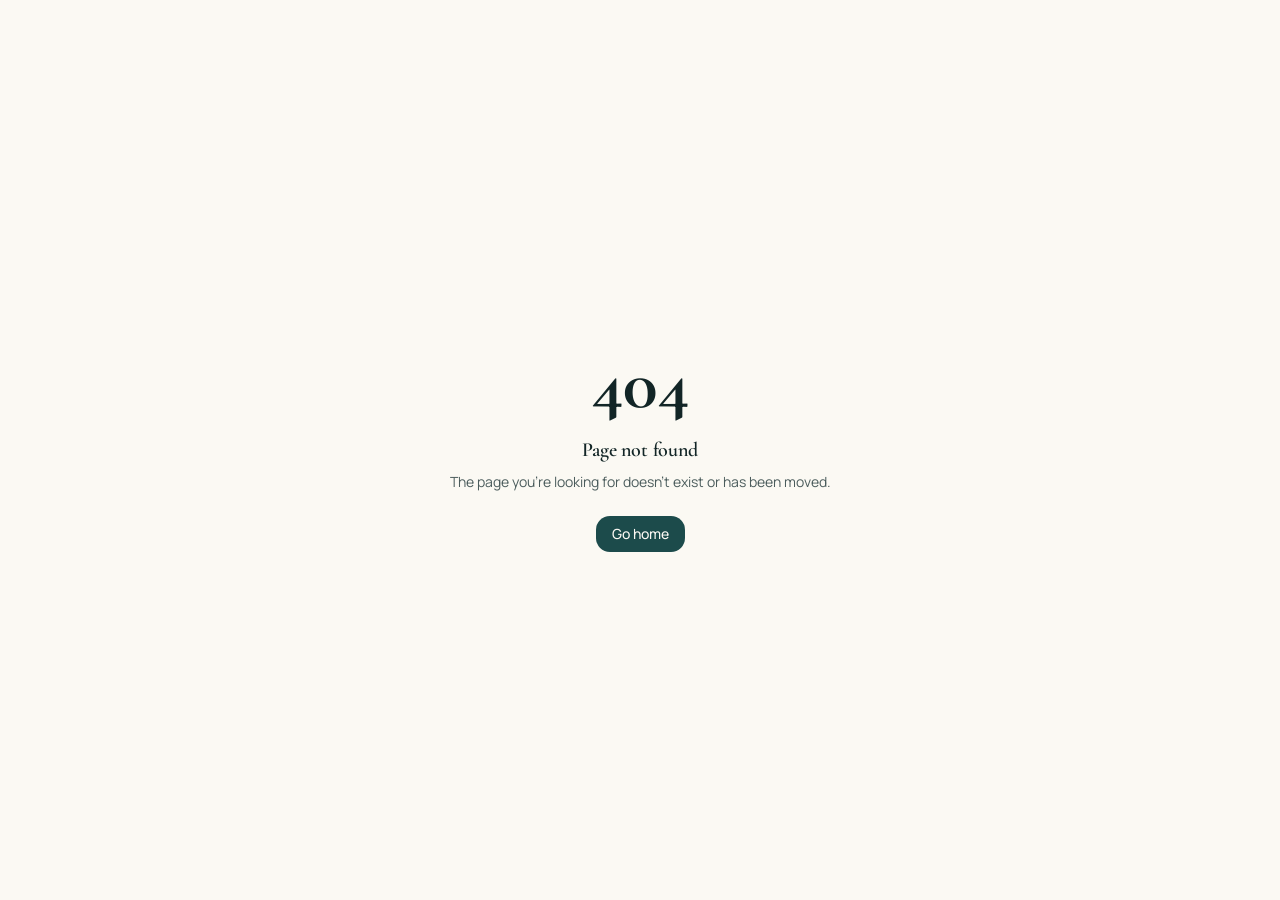
<file: aelita/rf-microneedle/index.html>
<!DOCTYPE html><html lang="ru"><head><meta charSet="utf-8"/><meta name="viewport" content="width=device-width, initial-scale=1"/><link rel="preload" as="image" href="/aelita/rf-microneedle/assets/hero-IP9vnY7I.jpg" fetchPriority="high"/><link rel="stylesheet" href="https://fonts.googleapis.com/css2?family=Cormorant+Garamond:wght@400;500;600&amp;family=Manrope:wght@400;500;600;700&amp;display=swap&amp;subset=cyrillic" data-precedence="default"/><link rel="stylesheet" href="/aelita/rf-microneedle/assets/styles-CUMRaH6M.css" data-precedence="default"/><title>Микроигольчатый RF-лифтинг на Ellisys Sense в Санкт-Петербурге, метро Озерки | Центр медицинской косметологии «Аэлита»</title><meta name="description" content="Микроигольчатый RF-лифтинг на Ellisys Sense. Санкт-Петербург, метро Озерки. Центр медицинской косметологии «Аэлита». Цены и запись к врачу-косметологу."/><meta property="og:title" content="Микроигольчатый RF-лифтинг на Ellisys Sense в Санкт-Петербурге, метро Озерки | Центр медицинской косметологии «Аэлита»"/><meta property="og:description" content="Микроигольчатый RF-лифтинг на Ellisys Sense. Санкт-Петербург, метро Озерки. Центр медицинской косметологии «Аэлита». Цены и запись к врачу-косметологу."/><meta property="og:site_name" content="Центр медицинской косметологии «Аэлита»"/><meta property="og:type" content="website"/><meta property="og:locale" content="ru_RU"/><meta name="theme-color" content="#274e50"/><meta name="twitter:card" content="summary_large_image"/><meta name="twitter:title" content="Микроигольчатый RF-лифтинг на Ellisys Sense в Санкт-Петербурге, метро Озерки | Центр медицинской косметологии «Аэлита»"/><meta name="twitter:description" content="Микроигольчатый RF-лифтинг на Ellisys Sense. Санкт-Петербург, метро Озерки. Центр медицинской косметологии «Аэлита». Цены и запись к врачу-косметологу."/><link rel="modulepreload" href="/aelita/rf-microneedle/assets/index-riBywpi9.js"/><link rel="modulepreload" href="/aelita/rf-microneedle/assets/routes-C3JVY-yM.js"/><link rel="preconnect" href="https://fonts.googleapis.com"/><link rel="preconnect" href="https://fonts.gstatic.com" crossorigin="anonymous"/><link rel="icon" href="/aelita/rf-microneedle/aelita-favicon.png" type="image/png" sizes="75x75"/><script type="application/ld+json">{"@context":"https://schema.org","@type":"MedicalClinic","name":"Центр медицинской косметологии «Аэлита»","legalName":"ООО «Медицинский центр косметологии АЭЛИТА»","address":{"@type":"PostalAddress","streetAddress":"пр. Энгельса, 109, лит. А","addressLocality":"Санкт-Петербург","addressCountry":"RU"},"openingHours":"Mo-Su 09:00-21:00","aggregateRating":{"@type":"AggregateRating","ratingValue":"5.0","ratingCount":280,"reviewCount":191}}</script></head><body><!--$--><a href="#main-content" class="skip-link">Перейти к содержанию</a><header class="site-header sticky top-0 z-40 border-b bg-background/95 backdrop-blur "><div class="header-row container-x flex items-center justify-between gap-2 max-sm:!px-3 sm:gap-4"><a href="#top" class="shrink-0"><span class="header-logo block font-display leading-tight tracking-wide">Аэлита</span><span class="block whitespace-nowrap text-[0.5625rem] font-medium leading-tight text-muted-foreground sm:text-xs">Центр косметологии</span></a><nav aria-label="Разделы" class="hidden lg:block"><ul class="flex gap-1 whitespace-nowrap text-sm"><li><a href="#otzyvy" class="block rounded-full px-2.5 py-2 transition-colors hover:text-primary text-muted-foreground">Отзывы</a></li><li><a href="#podhodit" class="block rounded-full px-2.5 py-2 transition-colors hover:text-primary text-muted-foreground">Подходит ли мне</a></li><li><a href="#vrachi" class="block rounded-full px-2.5 py-2 transition-colors hover:text-primary text-muted-foreground">Врачи</a></li><li class="hidden xl:block"><a href="#kak-prohodit" class="block rounded-full px-2.5 py-2 transition-colors hover:text-primary text-muted-foreground">Как проходит</a></li><li><a href="#cena" class="block rounded-full px-2.5 py-2 transition-colors hover:text-primary text-muted-foreground">Цена</a></li><li class="hidden xl:block"><a href="#voprosy" class="block rounded-full px-2.5 py-2 transition-colors hover:text-primary text-muted-foreground">Вопросы</a></li><li class="hidden xl:block"><a href="#kontakty" class="block rounded-full px-2.5 py-2 transition-colors hover:text-primary text-muted-foreground">Как добраться</a></li></ul></nav><div class="flex shrink-0 items-center gap-1.5 sm:gap-2"><button class="btn-primary !min-h-11 !px-3 text-xs sm:!px-5 sm:text-sm md:order-2">Записаться</button><a href="tel:+79215741891" aria-label="Позвонить в клинику: +7 (921) 574-18-91" class="inline-flex min-h-11 min-w-11 items-center justify-center gap-1.5 whitespace-nowrap rounded-full bg-[#c8daeb] px-2.5 text-xs font-semibold text-[#27465f] ring-1 ring-inset ring-[#7496b2] hover:bg-[#bbd1e5] md:order-1 md:bg-transparent md:px-1 md:text-sm md:text-primary md:ring-0 md:hover:bg-transparent md:hover:underline"><svg xmlns="http://www.w3.org/2000/svg" width="16" height="16" viewBox="0 0 24 24" fill="none" stroke="currentColor" stroke-width="2" stroke-linecap="round" stroke-linejoin="round" class="lucide lucide-phone" aria-hidden="true"><path d="M13.832 16.568a1 1 0 0 0 1.213-.303l.355-.465A2 2 0 0 1 17 15h3a2 2 0 0 1 2 2v3a2 2 0 0 1-2 2A18 18 0 0 1 2 4a2 2 0 0 1 2-2h3a2 2 0 0 1 2 2v3a2 2 0 0 1-.8 1.6l-.468.351a1 1 0 0 0-.292 1.233 14 14 0 0 0 6.392 6.384"></path></svg><span class="hidden min-[375px]:inline md:hidden">Позвонить</span><span class="hidden md:inline">+7 (921) 574-18-91</span></a><button id="menu-toggle" aria-expanded="false" aria-controls="mobile-nav" aria-label="Открыть меню" class="grid h-11 w-11 place-items-center rounded-full border md:order-3 xl:hidden"><svg xmlns="http://www.w3.org/2000/svg" width="20" height="20" viewBox="0 0 24 24" fill="none" stroke="currentColor" stroke-width="2" stroke-linecap="round" stroke-linejoin="round" class="lucide lucide-menu" aria-hidden="true"><path d="M4 5h16"></path><path d="M4 12h16"></path><path d="M4 19h16"></path></svg></button></div></div></header><div class="mobile-booking fixed inset-x-0 bottom-0 z-40 border-t bg-background/95 p-3 backdrop-blur md:hidden hidden"><button class="btn-primary w-full">Записаться</button></div><main id="main-content"><section id="top" class="hero-section pb-6 pt-5 md:pb-8 md:pt-7"><div class="container-x grid items-center gap-6 lg:grid-cols-[1.15fr_1fr]"><div class="hero-copy"><p class="eyebrow mb-3">Санкт-Петербург, метро Озерки</p><h1 class="hero-title text-[2.35rem] leading-[1.05] md:text-5xl lg:text-[3.25rem]">Когда хочется более чёткого овала и упругой кожи</h1><div class="hero-procedure mt-4 rounded-2xl border border-primary bg-primary p-4 text-primary-foreground"><p class="text-xs font-semibold tracking-wide text-primary-foreground/85">Ellisys Sense — Корея <span aria-hidden="true" class="ml-1">🇰🇷</span></p><p class="mt-1 text-[1.625rem] font-bold leading-tight tracking-tight md:text-[1.875rem]">Микроигольчатый <span class="whitespace-nowrap">RF-лифтинг</span></p><p class="mt-1.5 text-sm leading-snug text-primary-foreground/90">Лицо, шея и зона вокруг глаз</p></div><div class="mt-5 rounded-2xl border bg-card p-4 shadow-soft"><p class="text-sm text-muted-foreground">Лицо</p><p class="font-display text-4xl">36 200 ₽</p><p class="mt-2 text-sm text-muted-foreground">Обезболивание Акриолом включено.</p><button type="button" class="mt-2 text-left text-sm text-primary underline underline-offset-4">Что входит в цену</button><button type="button" class="hero-offer mt-4 w-full rounded-xl bg-gold-soft px-4 py-3 text-left"><span class="block text-[0.65rem] font-bold uppercase tracking-[.14em] text-primary">Комплекс</span><span class="mt-1 flex items-baseline justify-between gap-3"><strong class="text-base leading-tight">Лицо и шея · всё включено</strong><span class="shrink-0 whitespace-nowrap font-display text-2xl font-semibold leading-none">50 000 ₽</span></span><span class="mt-2 block text-sm leading-relaxed"><strong class="text-primary">RF-лифтинг + уход:</strong> <!-- -->NCTF, плазмотерапия или экзосомы</span><span class="mt-2 inline-block text-sm text-primary underline underline-offset-4">Подробнее</span></button></div><div class="mt-5 hero-cta"><button class="btn-primary">Записаться на процедуру</button><p class="mt-3 text-sm text-muted-foreground">Оставьте имя и телефон — администратор перезвонит и подберёт удобное время.</p></div><ul class="hero-trust mt-5 grid gap-2 sm:grid-cols-3"><li><svg xmlns="http://www.w3.org/2000/svg" width="20" height="20" viewBox="0 0 24 24" fill="none" stroke="currentColor" stroke-width="2" stroke-linecap="round" stroke-linejoin="round" class="lucide lucide-stethoscope" aria-hidden="true"><path d="M11 2v2"></path><path d="M5 2v2"></path><path d="M5 3H4a2 2 0 0 0-2 2v4a6 6 0 0 0 12 0V5a2 2 0 0 0-2-2h-1"></path><path d="M8 15a6 6 0 0 0 12 0v-3"></path><circle cx="20" cy="10" r="2"></circle></svg><span>Опытные<br/>косметологи</span></li><li><svg xmlns="http://www.w3.org/2000/svg" width="20" height="20" viewBox="0 0 24 24" fill="none" stroke="currentColor" stroke-width="2" stroke-linecap="round" stroke-linejoin="round" class="lucide lucide-clipboard-check" aria-hidden="true"><rect width="8" height="4" x="8" y="2" rx="1" ry="1"></rect><path d="M16 4h2a2 2 0 0 1 2 2v14a2 2 0 0 1-2 2H6a2 2 0 0 1-2-2V6a2 2 0 0 1 2-2h2"></path><path d="m9 14 2 2 4-4"></path></svg><span>Сначала<br/>осмотр врача</span></li><li><a href="#otzyvy"><svg xmlns="http://www.w3.org/2000/svg" width="20" height="20" viewBox="0 0 24 24" fill="none" stroke="currentColor" stroke-width="2" stroke-linecap="round" stroke-linejoin="round" class="lucide lucide-star" aria-hidden="true"><path d="M11.525 2.295a.53.53 0 0 1 .95 0l2.31 4.679a2.123 2.123 0 0 0 1.595 1.16l5.166.756a.53.53 0 0 1 .294.904l-3.736 3.638a2.123 2.123 0 0 0-.611 1.878l.882 5.14a.53.53 0 0 1-.771.56l-4.618-2.428a2.122 2.122 0 0 0-1.973 0L6.396 21.01a.53.53 0 0 1-.77-.56l.881-5.139a2.122 2.122 0 0 0-.611-1.879L2.16 9.795a.53.53 0 0 1 .294-.906l5.165-.755a2.122 2.122 0 0 0 1.597-1.16z"></path></svg><span><b>5,0</b> Яндекс.Карты<small>280 оценок · 191 отзыв</small></span></a></li></ul></div><div class="relative"><img src="/aelita/rf-microneedle/assets/hero-IP9vnY7I.jpg" alt="Женщина в светлом интерьере" width="1024" height="1280" class="hero-image aspect-[4/3] w-full rounded-3xl object-cover object-top lg:aspect-[4/5]" fetchPriority="high"/></div></div></section><section id="otzyvy" class="py-6 md:pt-11 md:pb-5"><div class="container-x"><div class="mb-7 max-w-3xl md:mb-8"><p class="eyebrow mb-3">Отзывы</p><h2 class="text-3xl leading-tight md:text-5xl">Что пишут пациентки</h2><p class="mt-4 text-muted-foreground md:text-lg">Показываем то, что пациентки пишут о врачах и приёме в нашем центре. Все отзывы — с Яндекс.Карт, 2026 год.</p></div><div class="mb-6 flex flex-wrap items-center gap-4"><a href="https://yandex.com/maps/org/aelita/1171237671/reviews/" target="_blank" rel="noopener" class="inline-flex items-center gap-2 text-sm"><span class="text-gold" aria-hidden="true">★★★★★</span><span><b>5,0</b> Яндекс.Карты · 280 оценок · 191 отзыв</span></a><a href="https://yandex.com/maps/org/aelita/1171237671/reviews/" target="_blank" rel="noopener" class="text-sm text-primary underline underline-offset-2">Читать все отзывы</a></div><div role="region" aria-label="Отзывы пациенток" aria-roledescription="карусель"><div class="mb-4 flex items-center justify-end gap-3"><span class="text-sm text-muted-foreground" aria-live="polite" aria-atomic="true">1<!-- --> / <!-- -->5</span><button class="carousel-arrow" aria-label="Предыдущий отзыв" aria-controls="reviews-list" disabled=""><svg xmlns="http://www.w3.org/2000/svg" width="20" height="20" viewBox="0 0 24 24" fill="none" stroke="currentColor" stroke-width="2" stroke-linecap="round" stroke-linejoin="round" class="lucide lucide-chevron-left" aria-hidden="true"><path d="m15 18-6-6 6-6"></path></svg></button><button class="carousel-arrow" aria-label="Следующий отзыв" aria-controls="reviews-list"><svg xmlns="http://www.w3.org/2000/svg" width="20" height="20" viewBox="0 0 24 24" fill="none" stroke="currentColor" stroke-width="2" stroke-linecap="round" stroke-linejoin="round" class="lucide lucide-chevron-right" aria-hidden="true"><path d="m9 18 6-6-6-6"></path></svg></button></div><ul id="reviews-list" tabindex="0" aria-label="Карточки отзывов" class="review-list relative flex snap-x snap-mandatory gap-4 overflow-x-auto pb-4"><li class="review-card flex shrink-0 snap-start flex-col justify-between rounded-2xl border bg-card p-6"><blockquote class="font-display text-2xl leading-snug">«<!-- -->Перед процедурой подробно обсуждаем, что меня беспокоит и какого результата я хочу добиться. Мне рассказывают о каждом этапе… Процедуры проходят спокойно и комфортно. Особенно ценю отсутствие навязывания: мне всегда дают рекомендации и оставляют выбор за мной.<!-- -->»</blockquote><p class="mt-6 text-sm text-muted-foreground"><b class="text-foreground">Елена Ф.</b> · Яндекс.Карты, <!-- -->27 сентября 2026</p></li><li class="review-card flex shrink-0 snap-start flex-col justify-between rounded-2xl border bg-card p-6"><blockquote class="font-display text-2xl leading-snug">«<!-- -->Раньше я переживала перед процедурами, но в Ваших надежных руках всегда спокойно и комфортно.<!-- -->»</blockquote><p class="mt-6 text-sm text-muted-foreground"><b class="text-foreground">Наталья Ф.</b> · Яндекс.Карты, <!-- -->13 сентября 2026</p></li><li class="review-card flex shrink-0 snap-start flex-col justify-between rounded-2xl border bg-card p-6"><blockquote class="font-display text-2xl leading-snug">«<!-- -->На первом же приёме подробно Анастасия рассказала о тех процедурах, которые мне подойдут. Сразу записалась на курс РФ лифтинга, прошла его с удовольствием, каждый раз выхожу с шикарным настроением…<!-- -->»</blockquote><p class="mt-6 text-sm text-muted-foreground"><b class="text-foreground">Gladkaya</b> · Яндекс.Карты, <!-- -->27 августа 2026</p></li><li class="review-card flex shrink-0 snap-start flex-col justify-between rounded-2xl border bg-card p-6"><blockquote class="font-display text-2xl leading-snug">«<!-- -->Анастасия не навязывает лишних неэффективных процедур, всегда подробно расскажет об эффекте рекомендованной процедуры и если что-то не подходит или будет менее эффективно всегда предупредит.<!-- -->»</blockquote><p class="mt-6 text-sm text-muted-foreground"><b class="text-foreground">Наталья Сикорская</b> · Яндекс.Карты, <!-- -->22 августа 2026</p></li><li class="review-card flex shrink-0 snap-start flex-col justify-between rounded-2xl border bg-card p-6"><blockquote class="font-display text-2xl leading-snug">«<!-- -->Хожу к Анастасии уже третий год, очень довольна результатом: моя кожа наконец-то за многие годы меня радует.<!-- -->»</blockquote><p class="mt-6 text-sm text-muted-foreground"><b class="text-foreground">Юлия Ф.</b> · Яндекс.Карты, <!-- -->8 сентября 2026</p></li></ul></div><p class="mt-6 max-w-2xl text-sm text-muted-foreground">Результат процедуры индивидуален. Врач не обещает конкретного результата, но всегда объясняет, чего реально ожидать.</p><div class="section-cta mt-8 flex justify-center"><button class="btn-primary">Записаться</button></div></div></section><section id="podhodit" class="py-6 md:pt-5 md:pb-11"><div class="container-x"><div class="mb-7 max-w-3xl md:mb-8"><h2 class="text-3xl leading-tight md:text-5xl">Узнаёте себя?</h2><p class="mt-4 text-muted-foreground md:text-lg">С этим обычно и приходят. Выберите то, что ближе вам.</p></div><div role="tablist" aria-label="Что вас беспокоит" class="content-tabs grid grid-cols-1 gap-2 sm:grid-cols-2 lg:flex lg:flex-wrap"><button id="_R_hpaq_-tab-0" role="tab" aria-selected="true" aria-controls="_R_hpaq_-panel" aria-pressed="true" tabindex="0" class="chip justify-center text-center ">Овал лица «поплыл»</button><button id="_R_hpaq_-tab-1" role="tab" aria-selected="false" aria-controls="_R_hpaq_-panel" aria-pressed="false" tabindex="-1" class="chip justify-center text-center ">Кожа потеряла упругость</button><button id="_R_hpaq_-tab-2" role="tab" aria-selected="false" aria-controls="_R_hpaq_-panel" aria-pressed="false" tabindex="-1" class="chip justify-center text-center ">Следы акне, рубцы, поры</button><button id="_R_hpaq_-tab-3" role="tab" aria-selected="false" aria-controls="_R_hpaq_-panel" aria-pressed="false" tabindex="-1" class="chip justify-center text-center ">«Пробовала — эффекта мало»</button><button id="_R_hpaq_-tab-4" role="tab" aria-selected="false" aria-controls="_R_hpaq_-panel" aria-pressed="false" tabindex="-1" class="chip justify-center text-center ">Область вокруг глаз</button><button id="_R_hpaq_-tab-5" role="tab" aria-selected="false" aria-controls="_R_hpaq_-panel" aria-pressed="false" tabindex="-1" class="chip justify-center text-center ">Кожа шеи</button></div><div id="_R_hpaq_-panel" role="tabpanel" aria-labelledby="_R_hpaq_-tab-0" tabindex="0" class="mt-5 grid gap-6 rounded-3xl border bg-card p-6 md:grid-cols-[1fr_auto] md:items-end md:p-8"><div><h3 class="text-2xl md:text-3xl">Овал лица «поплыл»</h3><p class="mt-3 max-w-2xl text-muted-foreground">Контур стал менее чётким, появились брыли, заметнее нижняя треть лица и шея. Микроигольчатый RF-лифтинг направлен на уплотнение кожи и подтяжку. Подойдёт ли он именно вам, решает врач после осмотра.</p></div><button class="btn-primary">Записаться</button></div><p class="mt-5 text-sm text-muted-foreground">Есть другая задача — например, веки или шея? Эти зоны тоже можно проработать, подробности — в блоке <a href="#cena" class="text-primary underline">«Цена»</a>.</p><div class="mt-10 rounded-3xl bg-secondary p-6 md:p-10"><h3 class="text-2xl md:text-4xl">Расскажите о себе в четыре вопроса</h3><p class="mt-2 max-w-xl text-sm text-muted-foreground">Это не диагностика, а способ подготовить врача к встрече. Займёт минуту. Медицинские данные мы здесь не спрашиваем.</p><div class="mt-8"><div><div class="mb-4 h-1 rounded-full bg-background"><div class="h-1 rounded-full bg-primary transition-all" style="width:0%"></div></div><p class="text-sm text-muted-foreground">Вопрос <!-- -->1<!-- --> из <!-- -->4</p><p class="mt-1 text-lg font-semibold">Что вас беспокоит больше всего?<span class="font-normal text-muted-foreground"> (можно несколько)</span></p><div class="mt-4 flex flex-wrap gap-2"><button class="chip" aria-pressed="false">Овал лица и брыли</button><button class="chip" aria-pressed="false">Упругость кожи и морщины</button><button class="chip" aria-pressed="false">Следы акне, рубцы, поры</button><button class="chip" aria-pressed="false">Область вокруг глаз</button><button class="chip" aria-pressed="false">Шея и декольте</button></div><div class="mt-6 flex flex-wrap items-center gap-3"><button class="btn-primary" disabled="">Далее</button><button class="text-sm text-primary underline underline-offset-2">Пропустить, оставить заявку</button></div></div></div></div></div></section><section id="vrachi" class="section bg-muted"><div class="container-x"><div class="mb-7 max-w-3xl md:mb-8"><p class="eyebrow mb-3">Врачи</p><h2 class="text-3xl leading-tight md:text-5xl">Вас принимает опытный врач-косметолог</h2><p class="mt-4 text-muted-foreground md:text-lg">Эту процедуру проводят все врачи нашего центра. Прежде чем назначить её, врач расспросит, что вас беспокоит, осмотрит кожу и скажет, подходит ли вам именно этот метод. Если лучше выбрать другой — скажет об этом прямо.</p></div><ul class="doctor-grid"><li class="doctor-card"><img src="/aelita/rf-microneedle/assets/ryakhovskikh-CXSbmc05.jpg" alt="Юлия Александровна Ряховских" width="480" height="600" loading="lazy" decoding="async" class="aspect-[4/5] w-full rounded-2xl object-cover"/><p class="mt-3 font-semibold leading-snug">Юлия Александровна Ряховских</p><p class="text-sm text-muted-foreground">Врач-дерматовенеролог, косметолог</p><p class="mt-2 text-sm font-semibold text-primary">Стаж <!-- -->19 лет</p></li><li class="doctor-card"><img src="/aelita/rf-microneedle/assets/ignateva-ChA4VTZL.jpg" alt="Светлана Витальевна Игнатьева" width="480" height="600" loading="lazy" decoding="async" class="aspect-[4/5] w-full rounded-2xl object-cover"/><p class="mt-3 font-semibold leading-snug">Светлана Витальевна Игнатьева</p><p class="text-sm text-muted-foreground">Врач-дерматовенеролог, косметолог</p><p class="mt-2 text-sm font-semibold text-primary">Стаж <!-- -->18 лет</p></li><li class="doctor-card"><img src="/aelita/rf-microneedle/assets/trusova-CowIZ-7G.jpg" alt="Анастасия Анатольевна Трусова" width="480" height="600" loading="lazy" decoding="async" class="aspect-[4/5] w-full rounded-2xl object-cover"/><p class="mt-3 font-semibold leading-snug">Анастасия Анатольевна Трусова</p><p class="text-sm text-muted-foreground">Врач-дерматовенеролог, косметолог</p><p class="mt-2 text-sm font-semibold text-primary">Стаж <!-- -->14 лет</p></li><li class="doctor-card"><img src="/aelita/rf-microneedle/assets/petrova-BHNXBNi9.jpg" alt="Анастасия Андреевна Петрова" width="480" height="600" loading="lazy" decoding="async" class="aspect-[4/5] w-full rounded-2xl object-cover"/><p class="mt-3 font-semibold leading-snug">Анастасия Андреевна Петрова</p><p class="text-sm text-muted-foreground">Врач-дерматовенеролог, косметолог</p><p class="mt-2 text-sm font-semibold text-primary">Стаж <!-- -->9 лет</p></li><li class="doctor-card"><img src="/aelita/rf-microneedle/assets/kotelnikova-DPBhgDLI.jpg" alt="Анастасия Сергеевна Котельникова" width="480" height="600" loading="lazy" decoding="async" class="aspect-[4/5] w-full rounded-2xl object-cover"/><p class="mt-3 font-semibold leading-snug">Анастасия Сергеевна Котельникова</p><p class="text-sm text-muted-foreground">Врач-дерматовенеролог, косметолог</p><p class="mt-2 text-sm font-semibold text-primary">Стаж <!-- -->7 лет</p></li><li class="doctor-card"><img src="/aelita/rf-microneedle/assets/palkina-DtAa8ePR.jpg" alt="Алёна Ивановна Палкина" width="480" height="600" loading="lazy" decoding="async" class="aspect-[4/5] w-full rounded-2xl object-cover"/><p class="mt-3 font-semibold leading-snug">Алёна Ивановна Палкина</p><p class="text-sm text-muted-foreground">Врач-косметолог, дерматовенеролог</p><p class="mt-2 text-sm font-semibold text-primary">Стаж <!-- -->5 лет</p></li><li class="doctor-card"><img src="/aelita/rf-microneedle/assets/musaeva-rxsPbSD4.jpg" alt="Сабина Тарлановна Мусаева" width="480" height="600" loading="lazy" decoding="async" class="aspect-[4/5] w-full rounded-2xl object-cover"/><p class="mt-3 font-semibold leading-snug">Сабина Тарлановна Мусаева</p><p class="text-sm text-muted-foreground">Врач-эстетист, специалист по аппаратной косметологии</p><p class="mt-2 text-sm font-semibold text-primary">Стаж <!-- -->3 года</p></li></ul><div class="section-cta mt-8 flex justify-center"><button class="btn-primary">Записаться</button></div></div></section><section id="metod" class="section bg-primary text-primary-foreground"><div class="container-x"><p class="eyebrow mb-3">Метод и аппарат</p><h2 class="max-w-2xl text-3xl md:text-5xl">Как работает микроигольчатый RF-лифтинг</h2><p class="mt-5 max-w-2xl opacity-85 md:text-lg">Тонкие иглы передают тепло в те слои кожи, с которыми работает врач. Это помогает коже вырабатывать собственные коллаген и эластин — они отвечают за её плотность и упругость. Кожа обновляется постепенно, поэтому изменения появляются не сразу. Результат у каждой индивидуален.</p><p class="mt-8 max-w-2xl text-sm opacity-75">Мы работаем на аппарате Ellisys Sense компании Chungwoo (Корея). Врач подбирает настройки под вашу кожу и зону процедуры:</p><ul class="mt-6 grid gap-4 sm:grid-cols-2 lg:grid-cols-4"><li class="rounded-2xl border border-primary-foreground/15 p-5"><span class="font-display text-3xl text-gold">0<!-- -->1</span><p class="mt-2 font-semibold">Кожа под контролем</p><p class="mt-1 text-sm opacity-80">Вакуум помогает насадке удерживать участок кожи, пока иглы входят на заданную врачом глубину.</p></li><li class="rounded-2xl border border-primary-foreground/15 p-5"><span class="font-display text-3xl text-gold">0<!-- -->2</span><p class="mt-2 font-semibold">Настройки под вашу кожу</p><p class="mt-1 text-sm opacity-80">Врач выбирает глубину воздействия отдельно для каждой зоны.</p></li><li class="rounded-2xl border border-primary-foreground/15 p-5"><span class="font-display text-3xl text-gold">0<!-- -->3</span><p class="mt-2 font-semibold">Работа на разной глубине</p><p class="mt-1 text-sm opacity-80">За один прокол аппарат может прогреть кожу на нескольких уровнях.</p></li><li class="rounded-2xl border border-primary-foreground/15 p-5"><span class="font-display text-3xl text-gold">0<!-- -->4</span><p class="mt-2 font-semibold">Подготовка к воздействию</p><p class="mt-1 text-sm opacity-80">Специальный режим позволяет прогреть ткани перед основным этапом процедуры.</p></li></ul><div class="mt-8 rounded-3xl bg-gold-soft p-6 text-accent-foreground md:p-8"><p class="eyebrow mb-2">Что такое насадка</p><p class="md:text-lg">Насадка — это сменная часть аппарата с тонкими иглами. Врач подбирает её под зону и задачу.</p><ul class="mt-4 grid gap-3 text-sm sm:grid-cols-2"><li><b>49 игл.</b> Для более широких участков, например нижней трети лица.</li><li><b>25 игл.</b> Для точной работы на небольших участках, в том числе вокруг глаз.</li><li><b>36 игл.</b> Для работы с кожей тела, например живота или коленей.</li><li><b>Одна игла.</b> Для точечной работы с небольшим участком кожи.</li></ul></div><p class="mt-4 text-xs opacity-70">Результат зависит от состояния кожи, возраста и количества процедур.</p></div></section><section id="kak-prohodit" class="section bg-muted"><div class="container-x"><div class="mb-7 max-w-3xl md:mb-8"><p class="eyebrow mb-3">Как проходит</p><h2 class="text-3xl leading-tight md:text-5xl">Шаг за шагом: от записи до результата</h2></div><ol class="relative grid gap-6 border-l border-gold/50 pl-8 md:grid-cols-2 md:border-0 md:pl-0"><li class="relative md:rounded-2xl md:bg-card md:p-6"><span class="absolute -left-[2.6rem] grid h-6 w-6 place-items-center rounded-full bg-primary text-xs text-primary-foreground md:static md:mb-3 md:h-9 md:w-9 md:text-sm">1</span><p class="font-semibold">Запись</p><p class="mt-1 text-sm text-muted-foreground">Вы оставляете имя и телефон — администратор перезванивает и подбирает время.</p></li><li class="relative md:rounded-2xl md:bg-card md:p-6"><span class="absolute -left-[2.6rem] grid h-6 w-6 place-items-center rounded-full bg-primary text-xs text-primary-foreground md:static md:mb-3 md:h-9 md:w-9 md:text-sm">2</span><p class="font-semibold">Осмотр</p><p class="mt-1 text-sm text-muted-foreground">Врач осматривает кожу, спрашивает о здоровье и о том, что вы принимаете, и говорит, подходит ли вам процедура. Если нет — объясняет почему.</p></li><li class="relative md:rounded-2xl md:bg-card md:p-6"><span class="absolute -left-[2.6rem] grid h-6 w-6 place-items-center rounded-full bg-primary text-xs text-primary-foreground md:static md:mb-3 md:h-9 md:w-9 md:text-sm">3</span><p class="font-semibold">Подготовка</p><p class="mt-1 text-sm text-muted-foreground">Кожу очищают и наносят обезболивающий крем. На его действие отводят 20–25 минут. Если кожа сухая, врач может предложить подготовку заранее.</p></li><li class="relative md:rounded-2xl md:bg-card md:p-6"><span class="absolute -left-[2.6rem] grid h-6 w-6 place-items-center rounded-full bg-primary text-xs text-primary-foreground md:static md:mb-3 md:h-9 md:w-9 md:text-sm">4</span><p class="font-semibold">Процедура</p><p class="mt-1 text-sm text-muted-foreground">Визит на область глаз занимает около 60 минут, на лицо с консультацией — до 90 минут, на лицо и шею — около 90 минут. Возможен дискомфорт. Скажите врачу, если ощущения становятся неприятными.</p></li><li class="relative md:rounded-2xl md:bg-card md:p-6"><span class="absolute -left-[2.6rem] grid h-6 w-6 place-items-center rounded-full bg-primary text-xs text-primary-foreground md:static md:mb-3 md:h-9 md:w-9 md:text-sm">5</span><p class="font-semibold">Сразу после</p><p class="mt-1 text-sm text-muted-foreground">Покраснение и небольшой отёк. Обычно они проходят за 1–3 дня; мелкие точки и сухость кожи могут держаться до недели.</p></li><li class="relative md:rounded-2xl md:bg-card md:p-6"><span class="absolute -left-[2.6rem] grid h-6 w-6 place-items-center rounded-full bg-primary text-xs text-primary-foreground md:static md:mb-3 md:h-9 md:w-9 md:text-sm">6</span><p class="font-semibold">Первые дни</p><p class="mt-1 text-sm text-muted-foreground">Бережный уход, защита от солнца (SPF), без сауны и бассейна, пока кожа не восстановится. Макияж — когда уйдёт покраснение. Врач даст рекомендации и оставит свой телефон, чтобы вы могли связаться с ним после процедуры.</p></li><li class="relative md:rounded-2xl md:bg-card md:p-6"><span class="absolute -left-[2.6rem] grid h-6 w-6 place-items-center rounded-full bg-primary text-xs text-primary-foreground md:static md:mb-3 md:h-9 md:w-9 md:text-sm">7</span><p class="font-semibold">Результат</p><p class="mt-1 text-sm text-muted-foreground">Кожа обновляется постепенно: изменения нарастают в течение нескольких недель, максимальный эффект виден через 2–3 месяца. Он индивидуален.</p></li></ol><p class="mt-8">Курс: от 1 до 4 процедур с интервалом 4–8 недель, иногда хватает одной.</p><div class="section-cta mt-8 flex justify-center"><button class="btn-primary">Записаться на процедуру</button></div></div></section><section id="cena" class="section"><div class="container-x"><div class="mb-7 max-w-3xl md:mb-8"><p class="eyebrow mb-3">Цена</p><h2 class="text-3xl leading-tight md:text-5xl">Сколько это стоит — и из чего складывается цена</h2><p class="mt-4 text-muted-foreground md:text-lg">Полная стоимость указана для каждой зоны. Обезболивание Акриолом включено.</p></div><div id="offer" class="scroll-mt-24 rounded-3xl border-2 border-gold bg-gold-soft p-6 md:p-10"><p class="eyebrow">Комплекс</p><p class="mt-2 font-display text-3xl md:text-5xl">Лицо и шея · всё включено<!-- --> — <span class="whitespace-nowrap">50 000 ₽</span></p><p class="mt-4 font-semibold text-primary">Уход включён в стоимость</p><p class="mt-1 max-w-2xl text-sm leading-relaxed">Врач подберёт один вариант: NCTF или плазмотерапию до или после RF-лифтинга либо экзосомы во время процедуры.</p><p class="mt-2 text-sm text-muted-foreground">Обезболивание Акриолом включено.</p><div class="mt-6"><button class="btn-primary">Записаться по предложению</button></div></div><div class="mt-10 grid gap-8 md:grid-cols-[1.3fr_1fr]"><table class="w-full text-left"><caption class="sr-only">Цены на микроигольчатый RF-лифтинг</caption><thead><tr class="border-b text-sm text-muted-foreground"><th class="py-3 font-medium">Зона</th><th class="py-3 font-medium">Цена</th></tr></thead><tbody><tr class="border-b"><td class="py-4 pr-4">Лицо полностью</td><td class="py-4"><span class="font-semibold whitespace-nowrap">36 200 ₽</span></td></tr><tr class="border-b"><td class="py-4 pr-4">Лицо и шея без дополнительного ухода</td><td class="py-4"><span class="font-semibold whitespace-nowrap">48 700 ₽</span></td></tr><tr class="border-b"><td class="py-4 pr-4">Область глаз, шея или щёки (одна зона)</td><td class="py-4"><span class="font-semibold whitespace-nowrap">28 700 ₽</span></td></tr><tr class="border-b"><td class="py-4 pr-4">Лицо, шея и декольте</td><td class="py-4"><span class="font-semibold whitespace-nowrap">55 600 ₽</span></td></tr><tr class="border-b"><td class="py-4 pr-4">Декольте</td><td class="py-4"><span class="font-semibold whitespace-nowrap">36 200 ₽</span></td></tr><tr class="border-b"><td class="py-4 pr-4">Кожа коленей</td><td class="py-4"><span class="font-semibold whitespace-nowrap">37 200 ₽</span></td></tr><tr class="border-b"><td class="py-4 pr-4">Ягодицы</td><td class="py-4"><span class="font-semibold whitespace-nowrap">54 400 ₽</span></td></tr><tr class="border-b"><td class="py-4 pr-4">Живот</td><td class="py-4"><span class="font-semibold whitespace-nowrap">42 400 ₽</span></td></tr><tr class="border-b"><td class="py-4 pr-4">Внутренняя поверхность рук</td><td class="py-4"><span class="font-semibold whitespace-nowrap">42 400 ₽</span></td></tr></tbody></table><div class="space-y-4"><div class="rounded-2xl bg-muted p-5"><p class="font-semibold">Если нужно несколько процедур</p><p class="mt-1 text-sm text-muted-foreground">Курс — от 1 до 4 процедур с интервалом 4–8 недель; иногда хватает одной. Каждая оплачивается по прайсу, сколько их нужно именно вам, скажет врач после осмотра.</p></div><button class="btn-primary">Записаться</button></div></div><p class="mt-6 text-xs text-muted-foreground">Информация о ценах не является публичной офертой.</p></div></section><section id="protivopokazaniya" class="section"><div class="container-x grid gap-10 md:grid-cols-2"><div><div class="mb-7 max-w-3xl md:mb-8"><h2 class="text-3xl leading-tight md:text-5xl">Когда процедуру делать нельзя</h2><p class="mt-4 text-muted-foreground md:text-lg">Мы лучше скажем «нет», чем поставим вас под риск. Процедура не проводится, если:</p></div><p class="rounded-xl border border-destructive/30 px-4 py-3 text-sm">Есть противопоказания. Необходима консультация врача.</p></div><div><ul class="space-y-3"><li class="flex gap-3 border-b pb-3"><span class="text-destructive" aria-hidden="true">×</span>вы беременны или кормите грудью;</li><li class="flex gap-3 border-b pb-3"><span class="text-destructive" aria-hidden="true">×</span>на коже есть герпес в период высыпаний, другие высыпания и воспаления;</li><li class="flex gap-3 border-b pb-3"><span class="text-destructive" aria-hidden="true">×</span>кожа раздражена или повреждена в зоне воздействия;</li><li class="flex gap-3 border-b pb-3"><span class="text-destructive" aria-hidden="true">×</span>у вас свежий загар;</li><li class="flex gap-3 border-b pb-3"><span class="text-destructive" aria-hidden="true">×</span>есть онкологические заболевания, кардиостимулятор или металлические импланты в зоне воздействия, нарушения свёртываемости крови.</li></ul><p class="mt-4 text-sm text-muted-foreground">Полный перечень и индивидуальные ограничения определяет врач на осмотре.</p><div class="mt-6 rounded-2xl bg-secondary p-5"><p class="font-semibold">Когда лучше другой метод</p><p class="mt-1 text-sm text-muted-foreground">Если изменения выражены сильно и нужна не тонкая работа с кожей, а более глубокое воздействие, врач предложит другой способ и честно скажет об этом.</p></div></div></div></section><section id="metody" class="section bg-muted"><div class="container-x"><div class="mb-7 max-w-3xl md:mb-8"><h2 class="text-3xl leading-tight md:text-5xl">Аппаратов много, и в них легко запутаться. Это нормально</h2><p class="mt-4 text-muted-foreground md:text-lg">Все эти методы называют «подтяжкой», но работают они по-разному. Окончательный выбор делает врач после осмотра.</p></div><div role="tablist" aria-label="Сравнение методов" class="content-tabs grid grid-cols-1 gap-2 sm:grid-cols-2 lg:flex lg:flex-wrap"><button id="_R_kpaq_-tab-0" role="tab" aria-selected="true" aria-controls="_R_kpaq_-panel" aria-pressed="true" tabindex="0" class="chip justify-center text-center featured-tab">Микроигольчатый RF</button><button id="_R_kpaq_-tab-1" role="tab" aria-selected="false" aria-controls="_R_kpaq_-panel" aria-pressed="false" tabindex="-1" class="chip justify-center text-center ">Монополярный RF</button><button id="_R_kpaq_-tab-2" role="tab" aria-selected="false" aria-controls="_R_kpaq_-panel" aria-pressed="false" tabindex="-1" class="chip justify-center text-center ">Поверхностный RF без игл</button><button id="_R_kpaq_-tab-3" role="tab" aria-selected="false" aria-controls="_R_kpaq_-panel" aria-pressed="false" tabindex="-1" class="chip justify-center text-center ">SMAS-лифтинг</button><button id="_R_kpaq_-tab-4" role="tab" aria-selected="false" aria-controls="_R_kpaq_-panel" aria-pressed="false" tabindex="-1" class="chip justify-center text-center ">Нити</button></div><div id="_R_kpaq_-panel" role="tabpanel" aria-labelledby="_R_kpaq_-tab-0" tabindex="0" class="mt-5 rounded-3xl bg-card p-6 md:p-8"><h3 class="text-2xl md:text-3xl">Микроигольчатый RF<span class="ml-3 align-middle font-sans text-sm text-gold">Ellisys Sense</span></h3><p class="mt-2 text-muted-foreground">Радиочастота подаётся через тонкие иглы на заданную глубину.</p><dl class="mt-6 grid gap-4 md:grid-cols-3"><div><dt class="text-sm font-semibold text-primary">Плюсы</dt><dd class="mt-1 text-sm">Работает и с контуром, и с качеством кожи (рельеф, поры, рубцы); можно настраивать глубину.</dd></div><div><dt class="text-sm font-semibold text-destructive">Минусы</dt><dd class="mt-1 text-sm">Микропроколы, период восстановления от нескольких дней; нужна защита от солнца.</dd></div><div><dt class="text-sm font-semibold text-gold">Чаще подходит</dt><dd class="mt-1 text-sm">При умеренных возрастных изменениях, потере упругости, следах акне.</dd></div></dl></div><div class="morpheus-note mt-6 rounded-2xl border-2 border-gold bg-gold-soft p-6"><p class="text-lg font-semibold text-primary">Если вы сравниваете с Morpheus 8</p><p class="mt-2 text-sm text-muted-foreground">Morpheus 8 и Ellisys Sense относятся к микроигольчатому RF. У Ellisys Sense есть вакуумная фиксация кожи и режим Double Shot, который позволяет воздействовать на двух глубинах. Врач подбирает метод и параметры после осмотра.</p></div><p class="mt-4 text-xs text-muted-foreground">Это общая информация, а не рекомендация. Подбор метода — за врачом.</p></div></section><section id="voprosy" class="section"><div class="container-x max-w-3xl"><div class="mb-7 max-w-3xl md:mb-8"><p class="eyebrow mb-3">Вопросы</p><h2 class="text-3xl leading-tight md:text-5xl">Частые вопросы</h2></div><div class="divide-y border-y"><details class="group py-4"><summary class="flex cursor-pointer list-none items-center justify-between gap-4 py-1 text-lg font-medium">Это больно?<span class="text-2xl text-gold transition-transform group-open:rotate-45" aria-hidden="true">+</span></summary><p class="mt-2 text-muted-foreground">Во время процедуры возможен дискомфорт. Перед началом наносят обезболивающий крем и дают ему подействовать 20–25 минут. Если ощущения становятся неприятными, скажите врачу.</p></details><details class="group py-4"><summary class="flex cursor-pointer list-none items-center justify-between gap-4 py-1 text-lg font-medium">Что такое насадка и почему она в цене?<span class="text-2xl text-gold transition-transform group-open:rotate-45" aria-hidden="true">+</span></summary><p class="mt-2 text-muted-foreground">Это сменная часть аппарата с тонкими иглами. Врач выбирает насадку под зону и задачу.</p></details><details class="group py-4"><summary class="flex cursor-pointer list-none items-center justify-between gap-4 py-1 text-lg font-medium">Сколько процедур нужно?<span class="text-2xl text-gold transition-transform group-open:rotate-45" aria-hidden="true">+</span></summary><p class="mt-2 text-muted-foreground">От 1 до 4, с интервалом 4–8 недель. Иногда достаточно одной. Точное число определит врач после осмотра.</p></details><details class="group py-4"><summary class="flex cursor-pointer list-none items-center justify-between gap-4 py-1 text-lg font-medium">Когда будет виден результат?<span class="text-2xl text-gold transition-transform group-open:rotate-45" aria-hidden="true">+</span></summary><p class="mt-2 text-muted-foreground">Кожа обновляется постепенно: изменения нарастают в течение нескольких недель, максимум — через 2–3 месяца. Он индивидуален, и точного результата мы не обещаем.</p></details><details class="group py-4"><summary class="flex cursor-pointer list-none items-center justify-between gap-4 py-1 text-lg font-medium">Нужна ли реабилитация?<span class="text-2xl text-gold transition-transform group-open:rotate-45" aria-hidden="true">+</span></summary><p class="mt-2 text-muted-foreground">Короткое восстановление: покраснение и отёк, мелкие точки. Обычно 1–3 дня, иногда до недели. В это время нужна защита от солнца.</p></details><details class="group py-4"><summary class="flex cursor-pointer list-none items-center justify-between gap-4 py-1 text-lg font-medium">Можно ли делать летом?<span class="text-2xl text-gold transition-transform group-open:rotate-45" aria-hidden="true">+</span></summary><p class="mt-2 text-muted-foreground">Можно, если вы бережёте кожу от солнца. Врач подскажет, как лучше выбрать время.</p></details><details class="group py-4"><summary class="flex cursor-pointer list-none items-center justify-between gap-4 py-1 text-lg font-medium">С какого возраста?<span class="text-2xl text-gold transition-transform group-open:rotate-45" aria-hidden="true">+</span></summary><p class="mt-2 text-muted-foreground">Возраст сам по себе не ограничение — важны состояние кожи и показания. Чаще всего обращаются после 35–40 лет.</p></details><details class="group py-4"><summary class="flex cursor-pointer list-none items-center justify-between gap-4 py-1 text-lg font-medium">Можно ли сочетать с ботулинотерапией или филлерами?<span class="text-2xl text-gold transition-transform group-open:rotate-45" aria-hidden="true">+</span></summary><p class="mt-2 text-muted-foreground">Да, но порядок и интервалы определяет врач.</p></details><details class="group py-4"><summary class="flex cursor-pointer list-none items-center justify-between gap-4 py-1 text-lg font-medium">Чем отличается от поверхностного RF без игл?<span class="text-2xl text-gold transition-transform group-open:rotate-45" aria-hidden="true">+</span></summary><p class="mt-2 text-muted-foreground">В микроигольчатом RF энергия подаётся глубже, через тонкие иглы, а не только на поверхность кожи. Ощущения и результат различаются; выбор — за врачом.</p></details><details class="group py-4"><summary class="flex cursor-pointer list-none items-center justify-between gap-4 py-1 text-lg font-medium">Что, если мне нельзя?<span class="text-2xl text-gold transition-transform group-open:rotate-45" aria-hidden="true">+</span></summary><p class="mt-2 text-muted-foreground">Расскажите об этом врачу — он предложит другой способ.</p></details><details class="group py-4"><summary class="flex cursor-pointer list-none items-center justify-between gap-4 py-1 text-lg font-medium">Сколько стоит курс целиком?<span class="text-2xl text-gold transition-transform group-open:rotate-45" aria-hidden="true">+</span></summary><p class="mt-2 text-muted-foreground">Каждая процедура оплачивается по прайсу. Сколько их нужно именно вам, скажет врач после осмотра; общую сумму вы будете знать заранее.</p></details></div></div></section><section id="kontakty" class="section bg-muted"><div class="container-x grid gap-8 md:grid-cols-[1fr_1.4fr]"><div><h2 class="text-3xl md:text-5xl">Как нас найти</h2><address class="mt-6 space-y-2 not-italic"><p class="font-semibold">Центр медицинской косметологии «Аэлита»</p><p>Санкт-Петербург, пр. Энгельса, 109, лит. А</p><p>Метро Озерки</p><p>Ежедневно с 9:00 до 21:00</p><a href="tel:+79215741891" class="mt-2 inline-flex min-h-11 items-center gap-2 font-semibold text-primary underline decoration-primary/30 underline-offset-4 hover:decoration-primary"><svg xmlns="http://www.w3.org/2000/svg" width="18" height="18" viewBox="0 0 24 24" fill="none" stroke="currentColor" stroke-width="2" stroke-linecap="round" stroke-linejoin="round" class="lucide lucide-phone" aria-hidden="true"><path d="M13.832 16.568a1 1 0 0 0 1.213-.303l.355-.465A2 2 0 0 1 17 15h3a2 2 0 0 1 2 2v3a2 2 0 0 1-2 2A18 18 0 0 1 2 4a2 2 0 0 1 2-2h3a2 2 0 0 1 2 2v3a2 2 0 0 1-.8 1.6l-.468.351a1 1 0 0 0-.292 1.233 14 14 0 0 0 6.392 6.384"></path></svg>+7 (921) 574-18-91</a></address></div><div class="rounded-3xl border bg-card p-6 sm:p-8"><svg xmlns="http://www.w3.org/2000/svg" width="24" height="24" viewBox="0 0 24 24" fill="none" stroke="currentColor" stroke-width="2" stroke-linecap="round" stroke-linejoin="round" class="lucide lucide-map-pin mb-3 size-6 text-primary" aria-hidden="true"><path d="M20 10c0 4.993-5.539 10.193-7.399 11.799a1 1 0 0 1-1.202 0C9.539 20.193 4 14.993 4 10a8 8 0 0 1 16 0"></path><circle cx="12" cy="10" r="3"></circle></svg><h3 class="text-2xl">Пешком от метро Озерки</h3><p class="mt-2 text-muted-foreground">Около 9 минут · 780 метров</p><a href="https://yandex.ru/maps/2/saint-petersburg/?rtext=60.037098%2C30.321495~60.032681%2C30.320998&amp;rtt=pd" target="_blank" rel="noopener noreferrer" class="btn-ghost mt-4">Построить маршрут</a></div></div></section><section id="zapis" class="section"><div class="container-x grid gap-10 md:grid-cols-2"><div><h2 class="text-4xl md:text-6xl">Начнём с записи?</h2><p class="mt-5 text-muted-foreground md:text-lg">Оставьте имя и телефон. Администратор перезвонит, ответит на вопросы и подберёт время. Врач определит, подходит ли вам процедура, на приёме.</p></div><div class="rounded-3xl border bg-card p-6 shadow-soft md:p-8"><form noValidate="" class="space-y-4"><div><label for="lead-name" class="mb-1.5 block text-sm font-medium">Имя</label><input id="lead-name" class="field" autoComplete="given-name" aria-invalid="false" value=""/></div><div><label for="lead-phone" class="mb-1.5 block text-sm font-medium">Телефон</label><input id="lead-phone" class="field" type="tel" inputMode="tel" autoComplete="tel" placeholder="+7 900 000-00-00" aria-invalid="false" value=""/></div><div><label class="flex items-start gap-3 text-sm"><input id="lead-agree" type="checkbox" class="mt-0.5 h-5 w-5 shrink-0 accent-[var(--color-primary)]" aria-invalid="false"/><span>Согласна на обработку <span class="">персональных данных</span></span></label></div><button type="submit" class="btn-primary w-full">Записаться на процедуру</button><p class="text-xs text-muted-foreground">Мы не рассылаем спам. Нажимая кнопку, вы соглашаетесь с политикой обработки данных.</p></form></div></div></section></main><footer class="border-t bg-primary pb-24 pt-12 text-sm text-primary-foreground md:pb-12"><div class="container-x space-y-3"><p class="font-display text-2xl">Центр медицинской косметологии «Аэлита»</p><p>ООО «Медицинский центр косметологии АЭЛИТА» · <!-- -->Санкт-Петербург, пр. Энгельса, 109, лит. А<!-- --> (м. Озерки) · ежедневно 9:00–21:00</p><p class="flex flex-wrap gap-x-5 gap-y-2"><span class="">Лицензия</span><span class="">Политика конфиденциальности</span></p><p class="opacity-75">Есть противопоказания. Необходима консультация врача.<!-- --> Информация на сайте не является публичной офертой.</p></div></footer><script>(function(a,f){let l;try{l=JSON.parse(sessionStorage.getItem(a)||"{}")}catch{return}const n=l?.[f||history.state?.__TSR_key];let c=!1;for(const t in n){const e=n[t],o=e?.scrollX,s=e?.scrollY;if(Number.isFinite(o)&&Number.isFinite(s)){if(t==="window")scrollTo(o,s),c=!0;else if(t)try{const r=document.querySelector(t);r&&(r.scrollLeft=o,r.scrollTop=s)}catch{}}}if(c)return;const i=location.hash.slice(1);if(i){const t=history.state?.__hashScrollIntoViewOptions??!0;if(t){const e=document.getElementById(i);e&&e.scrollIntoView(t)}return}scrollTo(0,0)})("tsr-scroll-restoration-v1_3");document.currentScript.remove()</script><!--/$--><script data-tsr-stream-part="">(self.$R=self.$R||{})["tsr"]=[];self.$_TSR={h(){this.hydrated=!0,this.c()},e(){this.streamEnded=!0,this.c()},c(){this.hydrated&&this.streamEnded&&(delete self.$_TSR,delete self.$R.tsr)},p(e){this.initialized?e():this.buffer.push(e)},buffer:[]};$_TSR.router=($R=>$R[0]={manifest:$R[1]={routes:$R[2]={__root__:$R[3]={preloads:$R[4]=["/aelita/rf-microneedle/assets/index-riBywpi9.js"],scripts:$R[5]=[$R[6]={attrs:$R[7]={type:"module",async:!0,src:"/aelita/rf-microneedle/assets/index-riBywpi9.js"}}]},"/":$R[8]={preloads:$R[9]=["/aelita/rf-microneedle/assets/routes-C3JVY-yM.js"]}}},matches:$R[10]=[$R[11]={i:"__root__ ",u:1794349714731,s:"success",ssr:!0},$R[12]={i:"  ",u:1794349714731,s:"success",ssr:!0}]})($R["tsr"]);$_TSR.e();{let s=document.currentScript,p;while((p=s.previousElementSibling)&&p.hasAttribute('data-tsr-stream-part'))p.remove();s.remove()}</script><script type="module" async="" src="/aelita/rf-microneedle/assets/index-riBywpi9.js"></script><script>document.currentScript.remove();/*$tsr-stream-boundary*/</script></body></html>
</file>
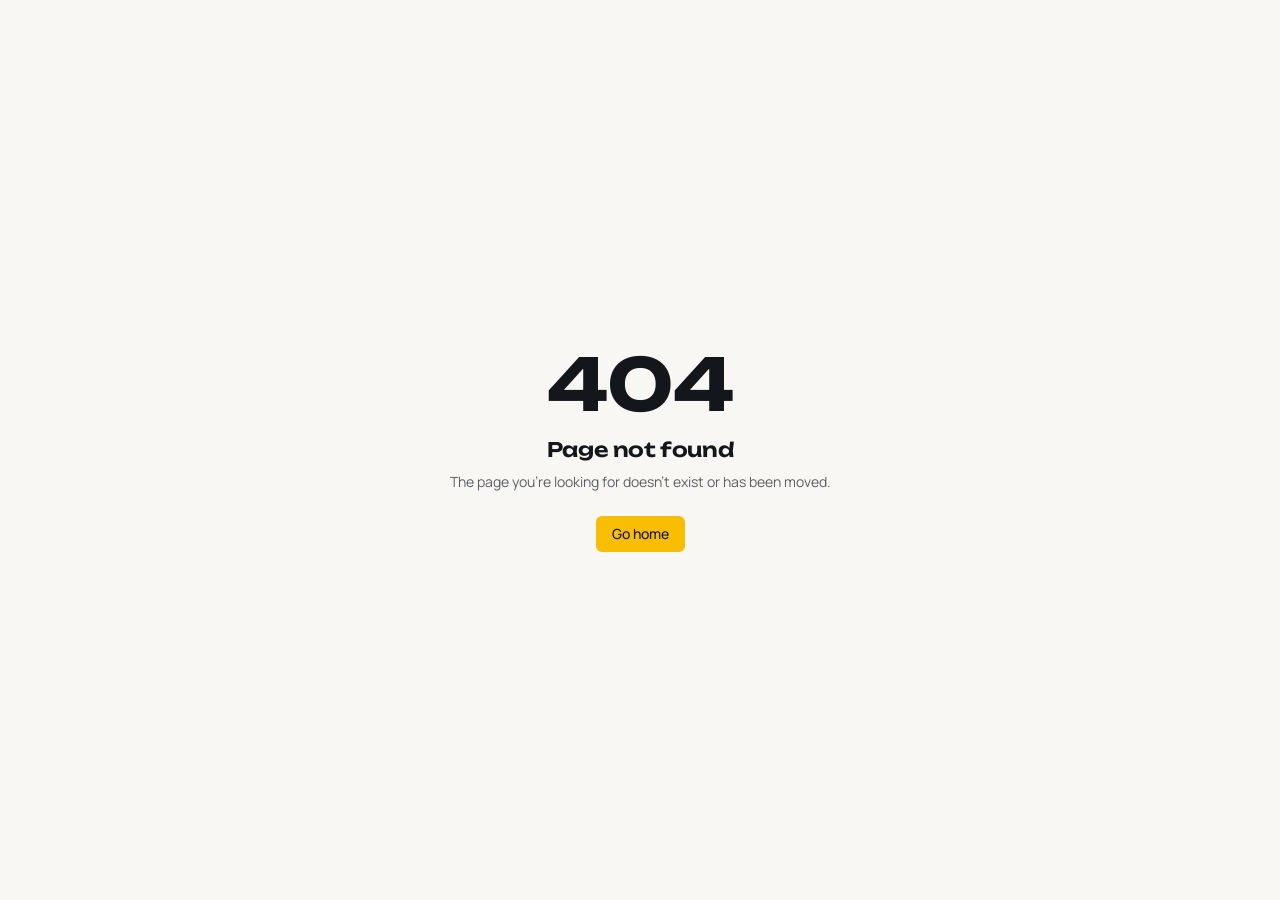
<file: kitspecteh/avtovyshki/index.html>
<!DOCTYPE html><html lang="ru"><head><meta charSet="utf-8"/><meta name="viewport" content="width=device-width, initial-scale=1"/><link rel="preload" as="image" href="/kitspecteh/avtovyshki/assets/hero-isuzu-36-raised-ChHPv6ug.png"/><link rel="stylesheet" href="https://fonts.googleapis.com/css2?family=Manrope:wght@400;500;600;700;800&amp;family=Unbounded:wght@500;600;700&amp;display=swap" data-precedence="default"/><link rel="stylesheet" href="/kitspecteh/avtovyshki/assets/styles-C_q1YIR0.css" data-precedence="default"/><title>Купить новую автовышку ISUZU 28–45 м в наличии — КитСпецТех</title><meta name="robots" content="noindex, nofollow, noarchive"/><meta name="description" content="Новые автовышки ISUZU ELF и GIGA 28, 30, 36 и 45 м в наличии. Цена с НДС и утильсбором, ЭПТС, гарантия 1 год, лизинг."/><meta property="og:title" content="Купить новую автовышку ISUZU 28–45 м — КитСпецТех"/><meta property="og:description" content="Шесть комплектаций в наличии, цены от 5,65 млн ₽ с НДС. Подбор высоты, вылета и нагрузки."/><meta property="og:type" content="website"/><meta name="twitter:card" content="summary_large_image"/><link rel="modulepreload" href="/kitspecteh/avtovyshki/assets/index-BOenKYLj.js"/><link rel="modulepreload" href="/kitspecteh/avtovyshki/assets/routes-mveJcW69.js"/><link rel="preconnect" href="https://fonts.googleapis.com"/><link rel="preconnect" href="https://fonts.gstatic.com" crossorigin="anonymous"/><link rel="icon" href="/kitspecteh/avtovyshki/favicon-smirnovads-32.png?v=20261028-2" type="image/png" sizes="32x32"/><link rel="icon" href="/kitspecteh/avtovyshki/favicon.svg?v=20261028-2" type="image/svg+xml" sizes="any"/><link rel="apple-touch-icon" href="/kitspecteh/avtovyshki/favicon-smirnovads-180.png?v=20261028-2" sizes="180x180"/></head><body><!--$--><main><section class="relative overflow-hidden bg-ink text-ink-foreground"><div class="hero-art" aria-hidden="true"><img src="/kitspecteh/avtovyshki/assets/hero-isuzu-36-raised-ChHPv6ug.png" alt="" width="1672" height="941"/><div class="hero-shade"></div></div><div class="relative mx-auto max-w-6xl px-5 pb-80 pt-10 sm:pt-14 lg:pb-16"><p class="mb-8 text-sm font-semibold uppercase tracking-widest text-ink-foreground/90">КитСпецТех — продажа автовышек</p><h1 class="max-w-2xl text-3xl font-semibold leading-tight sm:text-5xl lg:max-w-[650px] lg:text-[2.75rem]">Купить новую автовышку ISUZU ELF и GIGA <span class="text-primary">28, 30, 36 и 45 м</span> — в наличии</h1><ul class="mt-7 max-w-xl space-y-3 text-base text-ink-foreground/90 sm:text-lg"><li class="flex gap-3"><svg xmlns="http://www.w3.org/2000/svg" width="24" height="24" viewBox="0 0 24 24" fill="none" stroke="currentColor" stroke-width="2" stroke-linecap="round" stroke-linejoin="round" class="lucide lucide-check mt-1 h-5 w-5 shrink-0 text-primary" aria-hidden="true"><path d="M20 6 9 17l-5-5"></path></svg><span>Цена с <strong class="font-semibold text-primary">НДС</strong> и <strong class="font-semibold text-primary">утилизационным сбором</strong></span></li><li class="flex gap-3"><svg xmlns="http://www.w3.org/2000/svg" width="24" height="24" viewBox="0 0 24 24" fill="none" stroke="currentColor" stroke-width="2" stroke-linecap="round" stroke-linejoin="round" class="lucide lucide-check mt-1 h-5 w-5 shrink-0 text-primary" aria-hidden="true"><path d="M20 6 9 17l-5-5"></path></svg><span><strong class="font-semibold text-primary">ЭПТС</strong> и пакет документов</span></li><li class="flex gap-3"><svg xmlns="http://www.w3.org/2000/svg" width="24" height="24" viewBox="0 0 24 24" fill="none" stroke="currentColor" stroke-width="2" stroke-linecap="round" stroke-linejoin="round" class="lucide lucide-check mt-1 h-5 w-5 shrink-0 text-primary" aria-hidden="true"><path d="M20 6 9 17l-5-5"></path></svg><span>Гарантия <strong class="font-semibold text-primary">1 год</strong></span></li></ul><p class="mt-5 max-w-lg text-sm leading-relaxed text-ink-foreground/70 sm:text-base">Подберём высоту, вылет и нагрузку под ваш объект.</p><p class="mt-8 font-display text-2xl font-semibold sm:text-3xl">Цены от <!-- -->5,65 млн ₽</p><div class="mt-6 flex flex-wrap gap-3"><button class="inline-flex items-center justify-center gap-2 whitespace-nowrap cursor-pointer transition-colors focus-visible:outline-none focus-visible:ring-1 focus-visible:ring-ring disabled:pointer-events-none disabled:opacity-50 disabled:cursor-not-allowed [&amp;_svg]:pointer-events-none [&amp;_svg]:size-4 [&amp;_svg]:shrink-0 bg-primary text-primary-foreground shadow hover:bg-primary/90 rounded-md h-13 px-8 text-base font-bold">Подобрать автовышку</button><button class="inline-flex items-center justify-center gap-2 whitespace-nowrap font-medium cursor-pointer transition-colors focus-visible:outline-none focus-visible:ring-1 focus-visible:ring-ring disabled:pointer-events-none disabled:opacity-50 disabled:cursor-not-allowed [&amp;_svg]:pointer-events-none [&amp;_svg]:size-4 [&amp;_svg]:shrink-0 border shadow-sm rounded-md h-13 border-ink-foreground/40 bg-transparent px-8 text-base text-ink-foreground hover:bg-ink-foreground hover:text-ink">Цены и комплектации</button></div><ul class="mt-10 flex flex-wrap gap-2"><li class="rounded-full border border-ink-foreground/25 px-4 py-1.5 text-sm">Новая техника</li><li class="rounded-full border border-ink-foreground/25 px-4 py-1.5 text-sm">Лизинг</li></ul></div></section><section class="bg-secondary py-20"><div class="mx-auto max-w-6xl px-5"><h2 class="text-2xl font-semibold sm:text-4xl">Под какую задачу нужна автовышка?</h2><div dir="ltr" data-orientation="horizontal" class="mt-8"><div role="tablist" aria-orientation="horizontal" class="justify-center rounded-lg text-muted-foreground grid h-auto w-full grid-flow-col grid-cols-2 grid-rows-2 items-stretch gap-1.5 bg-card p-1.5" tabindex="-1" data-orientation="horizontal" style="outline:none"><button type="button" role="tab" aria-selected="true" aria-controls="radix-_R_12aq_-content-fasad" data-state="active" id="radix-_R_12aq_-trigger-fasad" class="inline-flex items-center rounded-md font-medium ring-offset-background cursor-pointer transition-all focus-visible:outline-none focus-visible:ring-2 focus-visible:ring-ring focus-visible:ring-offset-2 disabled:pointer-events-none disabled:opacity-50 disabled:cursor-not-allowed data-[state=active]:shadow h-auto min-h-12 justify-start whitespace-normal px-3 py-3 text-left text-base leading-snug sm:px-5 sm:text-lg data-[state=active]:bg-primary data-[state=active]:text-primary-foreground" tabindex="-1" data-orientation="horizontal" data-radix-collection-item=""><span class="min-w-0 [overflow-wrap:anywhere]">Монтаж и фасады</span></button><button type="button" role="tab" aria-selected="false" aria-controls="radix-_R_12aq_-content-zhkh" data-state="inactive" id="radix-_R_12aq_-trigger-zhkh" class="inline-flex items-center rounded-md font-medium ring-offset-background cursor-pointer transition-all focus-visible:outline-none focus-visible:ring-2 focus-visible:ring-ring focus-visible:ring-offset-2 disabled:pointer-events-none disabled:opacity-50 disabled:cursor-not-allowed data-[state=active]:shadow h-auto min-h-12 justify-start whitespace-normal px-3 py-3 text-left text-base leading-snug sm:px-5 sm:text-lg data-[state=active]:bg-primary data-[state=active]:text-primary-foreground" tabindex="-1" data-orientation="horizontal" data-radix-collection-item=""><span class="min-w-0 [overflow-wrap:anywhere]">Обслуживание зданий и ЖКХ</span></button><button type="button" role="tab" aria-selected="false" aria-controls="radix-_R_12aq_-content-elektro" data-state="inactive" id="radix-_R_12aq_-trigger-elektro" class="inline-flex items-center rounded-md font-medium ring-offset-background cursor-pointer transition-all focus-visible:outline-none focus-visible:ring-2 focus-visible:ring-ring focus-visible:ring-offset-2 disabled:pointer-events-none disabled:opacity-50 disabled:cursor-not-allowed data-[state=active]:shadow h-auto min-h-12 justify-start whitespace-normal px-3 py-3 text-left text-base leading-snug sm:px-5 sm:text-lg data-[state=active]:bg-primary data-[state=active]:text-primary-foreground" tabindex="-1" data-orientation="horizontal" data-radix-collection-item=""><span class="min-w-0 [overflow-wrap:anywhere]">Электромонтаж и связь</span></button><button type="button" role="tab" aria-selected="false" aria-controls="radix-_R_12aq_-content-arenda" data-state="inactive" id="radix-_R_12aq_-trigger-arenda" class="inline-flex items-center rounded-md font-medium ring-offset-background cursor-pointer transition-all focus-visible:outline-none focus-visible:ring-2 focus-visible:ring-ring focus-visible:ring-offset-2 disabled:pointer-events-none disabled:opacity-50 disabled:cursor-not-allowed data-[state=active]:shadow h-auto min-h-12 justify-start whitespace-normal px-3 py-3 text-left text-base leading-snug sm:px-5 sm:text-lg data-[state=active]:bg-primary data-[state=active]:text-primary-foreground" tabindex="-1" data-orientation="horizontal" data-radix-collection-item=""><span class="min-w-0 [overflow-wrap:anywhere]">Парк для сдачи в аренду</span></button></div><div data-state="active" data-orientation="horizontal" role="tabpanel" aria-labelledby="radix-_R_12aq_-trigger-fasad" id="radix-_R_12aq_-content-fasad" tabindex="0" class="ring-offset-background focus-visible:outline-none focus-visible:ring-2 focus-visible:ring-ring focus-visible:ring-offset-2 mt-6" style="animation-duration:0s"><div class="grid overflow-hidden rounded-xl border bg-card shadow-card md:grid-cols-2"><figure class="relative overflow-hidden bg-muted"><img src="/kitspecteh/avtovyshki/assets/facade-owner-Brig6tEI.png" alt="Монтаж и фасады" width="1200" height="800" loading="lazy" class="aspect-[3/2] h-full w-full object-cover md:absolute md:inset-0"/></figure><div class="p-6 sm:p-8"><p class="text-lg font-semibold">Монтаж вентфасадов, остекления, вывесок и конструкций на высоте.</p><p class="mt-5 text-sm font-bold uppercase tracking-wider text-muted-foreground">Что проверить перед выбором</p><ul class="mt-3 space-y-2"><li class="flex gap-2"><svg xmlns="http://www.w3.org/2000/svg" width="24" height="24" viewBox="0 0 24 24" fill="none" stroke="currentColor" stroke-width="2" stroke-linecap="round" stroke-linejoin="round" class="lucide lucide-check mt-0.5 h-4 w-4 shrink-0 text-success" aria-hidden="true"><path d="M20 6 9 17l-5-5"></path></svg>Высота верхней точки фасада</li><li class="flex gap-2"><svg xmlns="http://www.w3.org/2000/svg" width="24" height="24" viewBox="0 0 24 24" fill="none" stroke="currentColor" stroke-width="2" stroke-linecap="round" stroke-linejoin="round" class="lucide lucide-check mt-0.5 h-4 w-4 shrink-0 text-success" aria-hidden="true"><path d="M20 6 9 17l-5-5"></path></svg>Расстояние от места установки машины до стены</li><li class="flex gap-2"><svg xmlns="http://www.w3.org/2000/svg" width="24" height="24" viewBox="0 0 24 24" fill="none" stroke="currentColor" stroke-width="2" stroke-linecap="round" stroke-linejoin="round" class="lucide lucide-check mt-0.5 h-4 w-4 shrink-0 text-success" aria-hidden="true"><path d="M20 6 9 17l-5-5"></path></svg>Козырьки, деревья и провода на пути стрелы</li><li class="flex gap-2"><svg xmlns="http://www.w3.org/2000/svg" width="24" height="24" viewBox="0 0 24 24" fill="none" stroke="currentColor" stroke-width="2" stroke-linecap="round" stroke-linejoin="round" class="lucide lucide-check mt-0.5 h-4 w-4 shrink-0 text-success" aria-hidden="true"><path d="M20 6 9 17l-5-5"></path></svg>Подъезд и площадка под опоры</li></ul><p class="mt-5 text-muted-foreground">Из наших высот 28, 30, 36 и 45 м <!-- -->обычно смотрят от 28 до 36 м, для высоких зданий — 45 м<!-- -->.</p><button class="inline-flex items-center justify-center gap-2 whitespace-nowrap rounded-md text-base cursor-pointer transition-colors focus-visible:outline-none focus-visible:ring-1 focus-visible:ring-ring disabled:pointer-events-none disabled:opacity-50 disabled:cursor-not-allowed [&amp;_svg]:pointer-events-none [&amp;_svg]:size-4 [&amp;_svg]:shrink-0 bg-primary text-primary-foreground shadow hover:bg-primary/90 min-h-11 px-4 py-2 mt-6 font-bold">Подобрать под мою задачу</button></div></div></div><div data-state="inactive" data-orientation="horizontal" role="tabpanel" aria-labelledby="radix-_R_12aq_-trigger-zhkh" hidden="" id="radix-_R_12aq_-content-zhkh" tabindex="0" class="ring-offset-background focus-visible:outline-none focus-visible:ring-2 focus-visible:ring-ring focus-visible:ring-offset-2 mt-6"></div><div data-state="inactive" data-orientation="horizontal" role="tabpanel" aria-labelledby="radix-_R_12aq_-trigger-elektro" hidden="" id="radix-_R_12aq_-content-elektro" tabindex="0" class="ring-offset-background focus-visible:outline-none focus-visible:ring-2 focus-visible:ring-ring focus-visible:ring-offset-2 mt-6"></div><div data-state="inactive" data-orientation="horizontal" role="tabpanel" aria-labelledby="radix-_R_12aq_-trigger-arenda" hidden="" id="radix-_R_12aq_-content-arenda" tabindex="0" class="ring-offset-background focus-visible:outline-none focus-visible:ring-2 focus-visible:ring-ring focus-visible:ring-offset-2 mt-6"></div></div></div></section><section id="ceny" class="mx-auto max-w-6xl px-5 py-20"><h2 class="text-2xl font-semibold sm:text-4xl">Цены и комплектации автовышек ISUZU</h2><p class="mt-4 max-w-2xl text-lg text-muted-foreground">Шесть комплектаций на четырёх высотах. Мы продаём автовышки, аренду не оказываем.</p><div class="mt-10 grid gap-6 md:grid-cols-2 lg:grid-cols-3"><article class="flex flex-col overflow-hidden rounded-xl border bg-card shadow-card"><div class="relative bg-muted"><img src="/kitspecteh/avtovyshki/assets/isuzu-elf-28-QwJoEK9a.png" alt="Автовышка ISUZU ELF 28 м" width="724" height="543" loading="lazy" class="aspect-[4/3] w-full object-contain"/><span class="absolute left-3 top-3 inline-flex items-center gap-1.5 rounded-full bg-success px-3 py-1 text-xs font-bold text-success-foreground"><span class="h-1.5 w-1.5 rounded-full bg-success-foreground"></span> В наличии</span><span class="absolute right-3 top-3 rounded-md bg-ink px-2.5 py-1 font-display text-sm font-semibold text-primary">28<!-- --> м</span></div><div class="flex flex-1 flex-col p-5"><h3 class="text-lg font-semibold leading-snug">Автовышка ISUZU ELF 28 м</h3><div class="mt-3 flex flex-wrap items-center gap-x-3 gap-y-0.5"><p class="font-display text-2xl font-semibold">5,65 млн ₽</p><button type="button" class="inline-flex min-h-11 w-full items-center justify-center gap-2 rounded-lg border border-primary/70 bg-accent px-3 py-2.5 text-sm font-bold text-accent-foreground shadow-sm transition-colors hover:bg-primary/35 focus-visible:outline-2 focus-visible:outline-ring" aria-haspopup="dialog" aria-expanded="false" data-state="closed"><svg xmlns="http://www.w3.org/2000/svg" width="24" height="24" viewBox="0 0 24 24" fill="none" stroke="currentColor" stroke-width="2" stroke-linecap="round" stroke-linejoin="round" class="lucide lucide-shield-check h-5 w-5 shrink-0" aria-hidden="true"><path d="M20 13c0 5-3.5 7.5-7.66 8.95a1 1 0 0 1-.67-.01C7.5 20.5 4 18 4 13V6a1 1 0 0 1 1-1c2 0 4.5-1.2 6.24-2.72a1.17 1.17 0 0 1 1.52 0C14.51 3.81 17 5 19 5a1 1 0 0 1 1 1z"></path><path d="m9 12 2 2 4-4"></path></svg>Что входит в цену</button></div><dl class="mt-4 space-y-1.5 text-sm"><div class="flex justify-between gap-4 border-b border-dashed pb-1.5"><dt class="text-muted-foreground">Состояние</dt><dd class="text-right font-medium">новая</dd></div><div class="flex justify-between gap-4 border-b border-dashed pb-1.5"><dt class="text-muted-foreground">Рабочая высота</dt><dd class="text-right font-medium">28 м</dd></div><div class="flex justify-between gap-4 border-b border-dashed pb-1.5"><dt class="text-muted-foreground">База</dt><dd class="text-right font-medium">грузовик ISUZU ELF 4×2</dd></div><div class="flex justify-between gap-4 border-b border-dashed pb-1.5"><dt class="text-muted-foreground">Подъёмная установка</dt><dd class="text-right font-medium">ShenBei</dd></div></dl><ul class="mb-6 mt-4 space-y-1.5 text-sm"><li class="flex gap-2"><svg xmlns="http://www.w3.org/2000/svg" width="24" height="24" viewBox="0 0 24 24" fill="none" stroke="currentColor" stroke-width="2" stroke-linecap="round" stroke-linejoin="round" class="lucide lucide-check mt-0.5 h-4 w-4 shrink-0 text-success" aria-hidden="true"><path d="M20 6 9 17l-5-5"></path></svg>Раскладная люлька</li><li class="flex gap-2"><svg xmlns="http://www.w3.org/2000/svg" width="24" height="24" viewBox="0 0 24 24" fill="none" stroke="currentColor" stroke-width="2" stroke-linecap="round" stroke-linejoin="round" class="lucide lucide-check mt-0.5 h-4 w-4 shrink-0 text-success" aria-hidden="true"><path d="M20 6 9 17l-5-5"></path></svg>Кабина оператора</li></ul><button class="inline-flex items-center justify-center gap-2 whitespace-nowrap rounded-md text-base cursor-pointer transition-colors focus-visible:outline-none focus-visible:ring-1 focus-visible:ring-ring disabled:pointer-events-none disabled:opacity-50 disabled:cursor-not-allowed [&amp;_svg]:pointer-events-none [&amp;_svg]:size-4 [&amp;_svg]:shrink-0 bg-primary text-primary-foreground shadow hover:bg-primary/90 min-h-11 px-4 py-2 mt-auto w-full font-bold">Запросить КП</button></div></article><article class="flex flex-col overflow-hidden rounded-xl border bg-card shadow-card"><div class="relative bg-muted"><img src="/kitspecteh/avtovyshki/assets/isuzu-elf-30-rayate-Bni2vTw_.png" alt="Автовышка ISUZU ELF 30 м RAYATE" width="724" height="543" loading="lazy" class="aspect-[4/3] w-full object-contain"/><span class="absolute left-3 top-3 inline-flex items-center gap-1.5 rounded-full bg-success px-3 py-1 text-xs font-bold text-success-foreground"><span class="h-1.5 w-1.5 rounded-full bg-success-foreground"></span> В наличии</span><span class="absolute right-3 top-3 rounded-md bg-ink px-2.5 py-1 font-display text-sm font-semibold text-primary">30<!-- --> м</span></div><div class="flex flex-1 flex-col p-5"><h3 class="text-lg font-semibold leading-snug">Автовышка ISUZU ELF 30 м RAYATE</h3><div class="mt-3 flex flex-wrap items-center gap-x-3 gap-y-0.5"><p class="font-display text-2xl font-semibold">5,95 млн ₽</p><button type="button" class="inline-flex min-h-11 w-full items-center justify-center gap-2 rounded-lg border border-primary/70 bg-accent px-3 py-2.5 text-sm font-bold text-accent-foreground shadow-sm transition-colors hover:bg-primary/35 focus-visible:outline-2 focus-visible:outline-ring" aria-haspopup="dialog" aria-expanded="false" data-state="closed"><svg xmlns="http://www.w3.org/2000/svg" width="24" height="24" viewBox="0 0 24 24" fill="none" stroke="currentColor" stroke-width="2" stroke-linecap="round" stroke-linejoin="round" class="lucide lucide-shield-check h-5 w-5 shrink-0" aria-hidden="true"><path d="M20 13c0 5-3.5 7.5-7.66 8.95a1 1 0 0 1-.67-.01C7.5 20.5 4 18 4 13V6a1 1 0 0 1 1-1c2 0 4.5-1.2 6.24-2.72a1.17 1.17 0 0 1 1.52 0C14.51 3.81 17 5 19 5a1 1 0 0 1 1 1z"></path><path d="m9 12 2 2 4-4"></path></svg>Что входит в цену</button></div><dl class="mt-4 space-y-1.5 text-sm"><div class="flex justify-between gap-4 border-b border-dashed pb-1.5"><dt class="text-muted-foreground">Состояние</dt><dd class="text-right font-medium">новая</dd></div><div class="flex justify-between gap-4 border-b border-dashed pb-1.5"><dt class="text-muted-foreground">Рабочая высота</dt><dd class="text-right font-medium">30 м</dd></div><div class="flex justify-between gap-4 border-b border-dashed pb-1.5"><dt class="text-muted-foreground">База</dt><dd class="text-right font-medium">грузовик ISUZU ELF 4×2</dd></div><div class="flex justify-between gap-4 border-b border-dashed pb-1.5"><dt class="text-muted-foreground">Подъёмная установка</dt><dd class="text-right font-medium">RAYATE</dd></div></dl><ul class="mb-6 mt-4 space-y-1.5 text-sm"><li class="flex gap-2"><svg xmlns="http://www.w3.org/2000/svg" width="24" height="24" viewBox="0 0 24 24" fill="none" stroke="currentColor" stroke-width="2" stroke-linecap="round" stroke-linejoin="round" class="lucide lucide-check mt-0.5 h-4 w-4 shrink-0 text-success" aria-hidden="true"><path d="M20 6 9 17l-5-5"></path></svg>Лебёдка</li><li class="flex gap-2"><svg xmlns="http://www.w3.org/2000/svg" width="24" height="24" viewBox="0 0 24 24" fill="none" stroke="currentColor" stroke-width="2" stroke-linecap="round" stroke-linejoin="round" class="lucide lucide-check mt-0.5 h-4 w-4 shrink-0 text-success" aria-hidden="true"><path d="M20 6 9 17l-5-5"></path></svg>Датчик веса</li><li class="flex gap-2"><svg xmlns="http://www.w3.org/2000/svg" width="24" height="24" viewBox="0 0 24 24" fill="none" stroke="currentColor" stroke-width="2" stroke-linecap="round" stroke-linejoin="round" class="lucide lucide-check mt-0.5 h-4 w-4 shrink-0 text-success" aria-hidden="true"><path d="M20 6 9 17l-5-5"></path></svg>Анемометр</li><li class="flex gap-2"><svg xmlns="http://www.w3.org/2000/svg" width="24" height="24" viewBox="0 0 24 24" fill="none" stroke="currentColor" stroke-width="2" stroke-linecap="round" stroke-linejoin="round" class="lucide lucide-check mt-0.5 h-4 w-4 shrink-0 text-success" aria-hidden="true"><path d="M20 6 9 17l-5-5"></path></svg>Кондиционер и отопитель оператора</li><li class="flex gap-2"><svg xmlns="http://www.w3.org/2000/svg" width="24" height="24" viewBox="0 0 24 24" fill="none" stroke="currentColor" stroke-width="2" stroke-linecap="round" stroke-linejoin="round" class="lucide lucide-check mt-0.5 h-4 w-4 shrink-0 text-success" aria-hidden="true"><path d="M20 6 9 17l-5-5"></path></svg>Инвертор</li><li class="flex gap-2"><svg xmlns="http://www.w3.org/2000/svg" width="24" height="24" viewBox="0 0 24 24" fill="none" stroke="currentColor" stroke-width="2" stroke-linecap="round" stroke-linejoin="round" class="lucide lucide-check mt-0.5 h-4 w-4 shrink-0 text-success" aria-hidden="true"><path d="M20 6 9 17l-5-5"></path></svg>Третий пункт управления</li><li class="flex gap-2"><svg xmlns="http://www.w3.org/2000/svg" width="24" height="24" viewBox="0 0 24 24" fill="none" stroke="currentColor" stroke-width="2" stroke-linecap="round" stroke-linejoin="round" class="lucide lucide-check mt-0.5 h-4 w-4 shrink-0 text-success" aria-hidden="true"><path d="M20 6 9 17l-5-5"></path></svg>Мультируль</li><li class="flex gap-2"><svg xmlns="http://www.w3.org/2000/svg" width="24" height="24" viewBox="0 0 24 24" fill="none" stroke="currentColor" stroke-width="2" stroke-linecap="round" stroke-linejoin="round" class="lucide lucide-check mt-0.5 h-4 w-4 shrink-0 text-success" aria-hidden="true"><path d="M20 6 9 17l-5-5"></path></svg>Планшет</li><li class="flex gap-2"><svg xmlns="http://www.w3.org/2000/svg" width="24" height="24" viewBox="0 0 24 24" fill="none" stroke="currentColor" stroke-width="2" stroke-linecap="round" stroke-linejoin="round" class="lucide lucide-check mt-0.5 h-4 w-4 shrink-0 text-success" aria-hidden="true"><path d="M20 6 9 17l-5-5"></path></svg>Камера заднего вида</li></ul><button class="inline-flex items-center justify-center gap-2 whitespace-nowrap rounded-md text-base cursor-pointer transition-colors focus-visible:outline-none focus-visible:ring-1 focus-visible:ring-ring disabled:pointer-events-none disabled:opacity-50 disabled:cursor-not-allowed [&amp;_svg]:pointer-events-none [&amp;_svg]:size-4 [&amp;_svg]:shrink-0 bg-primary text-primary-foreground shadow hover:bg-primary/90 min-h-11 px-4 py-2 mt-auto w-full font-bold">Запросить КП</button></div></article><article class="flex flex-col overflow-hidden rounded-xl border bg-card shadow-card"><div class="relative bg-muted"><img src="/kitspecteh/avtovyshki/assets/isuzu-elf-30-wanbang-BkSCl4ZZ.png" alt="Автовышка ISUZU ELF 30 м WANBANG" width="724" height="543" loading="lazy" class="aspect-[4/3] w-full object-contain"/><span class="absolute left-3 top-3 inline-flex items-center gap-1.5 rounded-full bg-success px-3 py-1 text-xs font-bold text-success-foreground"><span class="h-1.5 w-1.5 rounded-full bg-success-foreground"></span> В наличии</span><span class="absolute right-3 top-3 rounded-md bg-ink px-2.5 py-1 font-display text-sm font-semibold text-primary">30<!-- --> м</span></div><div class="flex flex-1 flex-col p-5"><h3 class="text-lg font-semibold leading-snug">Автовышка ISUZU ELF 30 м WANBANG</h3><div class="mt-3 flex flex-wrap items-center gap-x-3 gap-y-0.5"><p class="font-display text-2xl font-semibold">5,95 млн ₽</p><button type="button" class="inline-flex min-h-11 w-full items-center justify-center gap-2 rounded-lg border border-primary/70 bg-accent px-3 py-2.5 text-sm font-bold text-accent-foreground shadow-sm transition-colors hover:bg-primary/35 focus-visible:outline-2 focus-visible:outline-ring" aria-haspopup="dialog" aria-expanded="false" data-state="closed"><svg xmlns="http://www.w3.org/2000/svg" width="24" height="24" viewBox="0 0 24 24" fill="none" stroke="currentColor" stroke-width="2" stroke-linecap="round" stroke-linejoin="round" class="lucide lucide-shield-check h-5 w-5 shrink-0" aria-hidden="true"><path d="M20 13c0 5-3.5 7.5-7.66 8.95a1 1 0 0 1-.67-.01C7.5 20.5 4 18 4 13V6a1 1 0 0 1 1-1c2 0 4.5-1.2 6.24-2.72a1.17 1.17 0 0 1 1.52 0C14.51 3.81 17 5 19 5a1 1 0 0 1 1 1z"></path><path d="m9 12 2 2 4-4"></path></svg>Что входит в цену</button></div><dl class="mt-4 space-y-1.5 text-sm"><div class="flex justify-between gap-4 border-b border-dashed pb-1.5"><dt class="text-muted-foreground">Состояние</dt><dd class="text-right font-medium">новая</dd></div><div class="flex justify-between gap-4 border-b border-dashed pb-1.5"><dt class="text-muted-foreground">Рабочая высота</dt><dd class="text-right font-medium">30 м</dd></div><div class="flex justify-between gap-4 border-b border-dashed pb-1.5"><dt class="text-muted-foreground">База</dt><dd class="text-right font-medium">грузовик ISUZU ELF 4×2</dd></div><div class="flex justify-between gap-4 border-b border-dashed pb-1.5"><dt class="text-muted-foreground">Подъёмная установка</dt><dd class="text-right font-medium">WANBANG</dd></div></dl><ul class="mb-6 mt-4 space-y-1.5 text-sm"><li class="flex gap-2"><svg xmlns="http://www.w3.org/2000/svg" width="24" height="24" viewBox="0 0 24 24" fill="none" stroke="currentColor" stroke-width="2" stroke-linecap="round" stroke-linejoin="round" class="lucide lucide-check mt-0.5 h-4 w-4 shrink-0 text-success" aria-hidden="true"><path d="M20 6 9 17l-5-5"></path></svg>Датчик веса</li><li class="flex gap-2"><svg xmlns="http://www.w3.org/2000/svg" width="24" height="24" viewBox="0 0 24 24" fill="none" stroke="currentColor" stroke-width="2" stroke-linecap="round" stroke-linejoin="round" class="lucide lucide-check mt-0.5 h-4 w-4 shrink-0 text-success" aria-hidden="true"><path d="M20 6 9 17l-5-5"></path></svg>Анемометр</li><li class="flex gap-2"><svg xmlns="http://www.w3.org/2000/svg" width="24" height="24" viewBox="0 0 24 24" fill="none" stroke="currentColor" stroke-width="2" stroke-linecap="round" stroke-linejoin="round" class="lucide lucide-check mt-0.5 h-4 w-4 shrink-0 text-success" aria-hidden="true"><path d="M20 6 9 17l-5-5"></path></svg>Инвертор</li><li class="flex gap-2"><svg xmlns="http://www.w3.org/2000/svg" width="24" height="24" viewBox="0 0 24 24" fill="none" stroke="currentColor" stroke-width="2" stroke-linecap="round" stroke-linejoin="round" class="lucide lucide-check mt-0.5 h-4 w-4 shrink-0 text-success" aria-hidden="true"><path d="M20 6 9 17l-5-5"></path></svg>Третий пункт управления</li><li class="flex gap-2"><svg xmlns="http://www.w3.org/2000/svg" width="24" height="24" viewBox="0 0 24 24" fill="none" stroke="currentColor" stroke-width="2" stroke-linecap="round" stroke-linejoin="round" class="lucide lucide-check mt-0.5 h-4 w-4 shrink-0 text-success" aria-hidden="true"><path d="M20 6 9 17l-5-5"></path></svg>Кондиционер и отопитель оператора</li></ul><button class="inline-flex items-center justify-center gap-2 whitespace-nowrap rounded-md text-base cursor-pointer transition-colors focus-visible:outline-none focus-visible:ring-1 focus-visible:ring-ring disabled:pointer-events-none disabled:opacity-50 disabled:cursor-not-allowed [&amp;_svg]:pointer-events-none [&amp;_svg]:size-4 [&amp;_svg]:shrink-0 bg-primary text-primary-foreground shadow hover:bg-primary/90 min-h-11 px-4 py-2 mt-auto w-full font-bold">Запросить КП</button></div></article><article class="flex flex-col overflow-hidden rounded-xl border bg-card shadow-card"><div class="relative bg-muted"><img src="/kitspecteh/avtovyshki/assets/isuzu-elf-36-rayate-cab-qGvCV8E7.png" alt="Автовышка ISUZU ELF 36 м RAYATE" width="724" height="543" loading="lazy" class="aspect-[4/3] w-full object-contain"/><span class="absolute left-3 top-3 inline-flex items-center gap-1.5 rounded-full bg-success px-3 py-1 text-xs font-bold text-success-foreground"><span class="h-1.5 w-1.5 rounded-full bg-success-foreground"></span> В наличии</span><span class="absolute right-3 top-3 rounded-md bg-ink px-2.5 py-1 font-display text-sm font-semibold text-primary">36<!-- --> м</span></div><div class="flex flex-1 flex-col p-5"><h3 class="text-lg font-semibold leading-snug">Автовышка ISUZU ELF 36 м RAYATE</h3><div class="mt-3 flex flex-wrap items-center gap-x-3 gap-y-0.5"><p class="font-display text-2xl font-semibold">8,25 млн ₽</p><button type="button" class="inline-flex min-h-11 w-full items-center justify-center gap-2 rounded-lg border border-primary/70 bg-accent px-3 py-2.5 text-sm font-bold text-accent-foreground shadow-sm transition-colors hover:bg-primary/35 focus-visible:outline-2 focus-visible:outline-ring" aria-haspopup="dialog" aria-expanded="false" data-state="closed"><svg xmlns="http://www.w3.org/2000/svg" width="24" height="24" viewBox="0 0 24 24" fill="none" stroke="currentColor" stroke-width="2" stroke-linecap="round" stroke-linejoin="round" class="lucide lucide-shield-check h-5 w-5 shrink-0" aria-hidden="true"><path d="M20 13c0 5-3.5 7.5-7.66 8.95a1 1 0 0 1-.67-.01C7.5 20.5 4 18 4 13V6a1 1 0 0 1 1-1c2 0 4.5-1.2 6.24-2.72a1.17 1.17 0 0 1 1.52 0C14.51 3.81 17 5 19 5a1 1 0 0 1 1 1z"></path><path d="m9 12 2 2 4-4"></path></svg>Что входит в цену</button></div><dl class="mt-4 space-y-1.5 text-sm"><div class="flex justify-between gap-4 border-b border-dashed pb-1.5"><dt class="text-muted-foreground">Состояние</dt><dd class="text-right font-medium">новая</dd></div><div class="flex justify-between gap-4 border-b border-dashed pb-1.5"><dt class="text-muted-foreground">Рабочая высота</dt><dd class="text-right font-medium">36 м</dd></div><div class="flex justify-between gap-4 border-b border-dashed pb-1.5"><dt class="text-muted-foreground">База</dt><dd class="text-right font-medium">грузовик ISUZU ELF 4×2</dd></div><div class="flex justify-between gap-4 border-b border-dashed pb-1.5"><dt class="text-muted-foreground">Подъёмная установка</dt><dd class="text-right font-medium">RAYATE</dd></div></dl><ul class="mb-6 mt-4 space-y-1.5 text-sm"><li class="flex gap-2"><svg xmlns="http://www.w3.org/2000/svg" width="24" height="24" viewBox="0 0 24 24" fill="none" stroke="currentColor" stroke-width="2" stroke-linecap="round" stroke-linejoin="round" class="lucide lucide-check mt-0.5 h-4 w-4 shrink-0 text-success" aria-hidden="true"><path d="M20 6 9 17l-5-5"></path></svg>Кабина оператора</li><li class="flex gap-2"><svg xmlns="http://www.w3.org/2000/svg" width="24" height="24" viewBox="0 0 24 24" fill="none" stroke="currentColor" stroke-width="2" stroke-linecap="round" stroke-linejoin="round" class="lucide lucide-check mt-0.5 h-4 w-4 shrink-0 text-success" aria-hidden="true"><path d="M20 6 9 17l-5-5"></path></svg>Датчик веса</li><li class="flex gap-2"><svg xmlns="http://www.w3.org/2000/svg" width="24" height="24" viewBox="0 0 24 24" fill="none" stroke="currentColor" stroke-width="2" stroke-linecap="round" stroke-linejoin="round" class="lucide lucide-check mt-0.5 h-4 w-4 shrink-0 text-success" aria-hidden="true"><path d="M20 6 9 17l-5-5"></path></svg>Анемометр</li><li class="flex gap-2"><svg xmlns="http://www.w3.org/2000/svg" width="24" height="24" viewBox="0 0 24 24" fill="none" stroke="currentColor" stroke-width="2" stroke-linecap="round" stroke-linejoin="round" class="lucide lucide-check mt-0.5 h-4 w-4 shrink-0 text-success" aria-hidden="true"><path d="M20 6 9 17l-5-5"></path></svg>Кондиционер и отопитель оператора</li><li class="flex gap-2"><svg xmlns="http://www.w3.org/2000/svg" width="24" height="24" viewBox="0 0 24 24" fill="none" stroke="currentColor" stroke-width="2" stroke-linecap="round" stroke-linejoin="round" class="lucide lucide-check mt-0.5 h-4 w-4 shrink-0 text-success" aria-hidden="true"><path d="M20 6 9 17l-5-5"></path></svg>Камера заднего вида</li></ul><button class="inline-flex items-center justify-center gap-2 whitespace-nowrap rounded-md text-base cursor-pointer transition-colors focus-visible:outline-none focus-visible:ring-1 focus-visible:ring-ring disabled:pointer-events-none disabled:opacity-50 disabled:cursor-not-allowed [&amp;_svg]:pointer-events-none [&amp;_svg]:size-4 [&amp;_svg]:shrink-0 bg-primary text-primary-foreground shadow hover:bg-primary/90 min-h-11 px-4 py-2 mt-auto w-full font-bold">Запросить КП</button></div></article><article class="flex flex-col overflow-hidden rounded-xl border bg-card shadow-card"><div class="relative bg-muted"><img src="/kitspecteh/avtovyshki/assets/isuzu-elf-36-rayate-400-owner-Byo4xsG5.png" alt="Автовышка ISUZU ELF 36 м RAYATE · 400 кг" width="724" height="543" loading="lazy" class="aspect-[4/3] w-full object-contain"/><span class="absolute left-3 top-3 inline-flex items-center gap-1.5 rounded-full bg-success px-3 py-1 text-xs font-bold text-success-foreground"><span class="h-1.5 w-1.5 rounded-full bg-success-foreground"></span> В наличии</span><span class="absolute right-3 top-3 rounded-md bg-ink px-2.5 py-1 font-display text-sm font-semibold text-primary">36<!-- --> м</span></div><div class="flex flex-1 flex-col p-5"><h3 class="text-lg font-semibold leading-snug">Автовышка ISUZU ELF 36 м RAYATE · 400 кг</h3><div class="mt-3 flex flex-wrap items-center gap-x-3 gap-y-0.5"><p class="font-display text-2xl font-semibold">8,5 млн ₽</p><button type="button" class="inline-flex min-h-11 w-full items-center justify-center gap-2 rounded-lg border border-primary/70 bg-accent px-3 py-2.5 text-sm font-bold text-accent-foreground shadow-sm transition-colors hover:bg-primary/35 focus-visible:outline-2 focus-visible:outline-ring" aria-haspopup="dialog" aria-expanded="false" data-state="closed"><svg xmlns="http://www.w3.org/2000/svg" width="24" height="24" viewBox="0 0 24 24" fill="none" stroke="currentColor" stroke-width="2" stroke-linecap="round" stroke-linejoin="round" class="lucide lucide-shield-check h-5 w-5 shrink-0" aria-hidden="true"><path d="M20 13c0 5-3.5 7.5-7.66 8.95a1 1 0 0 1-.67-.01C7.5 20.5 4 18 4 13V6a1 1 0 0 1 1-1c2 0 4.5-1.2 6.24-2.72a1.17 1.17 0 0 1 1.52 0C14.51 3.81 17 5 19 5a1 1 0 0 1 1 1z"></path><path d="m9 12 2 2 4-4"></path></svg>Что входит в цену</button></div><dl class="mt-4 space-y-1.5 text-sm"><div class="flex justify-between gap-4 border-b border-dashed pb-1.5"><dt class="text-muted-foreground">Состояние</dt><dd class="text-right font-medium">новая</dd></div><div class="flex justify-between gap-4 border-b border-dashed pb-1.5"><dt class="text-muted-foreground">Рабочая высота</dt><dd class="text-right font-medium">36 м</dd></div><div class="flex justify-between gap-4 border-b border-dashed pb-1.5"><dt class="text-muted-foreground">База</dt><dd class="text-right font-medium">грузовик ISUZU ELF 4×2</dd></div><div class="flex justify-between gap-4 border-b border-dashed pb-1.5"><dt class="text-muted-foreground">Подъёмная установка</dt><dd class="text-right font-medium">RAYATE</dd></div></dl><ul class="mb-6 mt-4 space-y-1.5 text-sm"><li class="flex gap-2"><svg xmlns="http://www.w3.org/2000/svg" width="24" height="24" viewBox="0 0 24 24" fill="none" stroke="currentColor" stroke-width="2" stroke-linecap="round" stroke-linejoin="round" class="lucide lucide-check mt-0.5 h-4 w-4 shrink-0 text-success" aria-hidden="true"><path d="M20 6 9 17l-5-5"></path></svg>Датчик веса</li><li class="flex gap-2"><svg xmlns="http://www.w3.org/2000/svg" width="24" height="24" viewBox="0 0 24 24" fill="none" stroke="currentColor" stroke-width="2" stroke-linecap="round" stroke-linejoin="round" class="lucide lucide-check mt-0.5 h-4 w-4 shrink-0 text-success" aria-hidden="true"><path d="M20 6 9 17l-5-5"></path></svg>Анемометр</li><li class="flex gap-2"><svg xmlns="http://www.w3.org/2000/svg" width="24" height="24" viewBox="0 0 24 24" fill="none" stroke="currentColor" stroke-width="2" stroke-linecap="round" stroke-linejoin="round" class="lucide lucide-check mt-0.5 h-4 w-4 shrink-0 text-success" aria-hidden="true"><path d="M20 6 9 17l-5-5"></path></svg>Кондиционер и отопитель оператора</li><li class="flex gap-2"><svg xmlns="http://www.w3.org/2000/svg" width="24" height="24" viewBox="0 0 24 24" fill="none" stroke="currentColor" stroke-width="2" stroke-linecap="round" stroke-linejoin="round" class="lucide lucide-check mt-0.5 h-4 w-4 shrink-0 text-success" aria-hidden="true"><path d="M20 6 9 17l-5-5"></path></svg>Инвертор</li><li class="flex gap-2"><svg xmlns="http://www.w3.org/2000/svg" width="24" height="24" viewBox="0 0 24 24" fill="none" stroke="currentColor" stroke-width="2" stroke-linecap="round" stroke-linejoin="round" class="lucide lucide-check mt-0.5 h-4 w-4 shrink-0 text-success" aria-hidden="true"><path d="M20 6 9 17l-5-5"></path></svg>Третий пункт управления</li><li class="flex gap-2"><svg xmlns="http://www.w3.org/2000/svg" width="24" height="24" viewBox="0 0 24 24" fill="none" stroke="currentColor" stroke-width="2" stroke-linecap="round" stroke-linejoin="round" class="lucide lucide-check mt-0.5 h-4 w-4 shrink-0 text-success" aria-hidden="true"><path d="M20 6 9 17l-5-5"></path></svg>Мультируль</li><li class="flex gap-2"><svg xmlns="http://www.w3.org/2000/svg" width="24" height="24" viewBox="0 0 24 24" fill="none" stroke="currentColor" stroke-width="2" stroke-linecap="round" stroke-linejoin="round" class="lucide lucide-check mt-0.5 h-4 w-4 shrink-0 text-success" aria-hidden="true"><path d="M20 6 9 17l-5-5"></path></svg>Планшет</li><li class="flex gap-2"><svg xmlns="http://www.w3.org/2000/svg" width="24" height="24" viewBox="0 0 24 24" fill="none" stroke="currentColor" stroke-width="2" stroke-linecap="round" stroke-linejoin="round" class="lucide lucide-check mt-0.5 h-4 w-4 shrink-0 text-success" aria-hidden="true"><path d="M20 6 9 17l-5-5"></path></svg>Камера заднего вида</li></ul><button class="inline-flex items-center justify-center gap-2 whitespace-nowrap rounded-md text-base cursor-pointer transition-colors focus-visible:outline-none focus-visible:ring-1 focus-visible:ring-ring disabled:pointer-events-none disabled:opacity-50 disabled:cursor-not-allowed [&amp;_svg]:pointer-events-none [&amp;_svg]:size-4 [&amp;_svg]:shrink-0 bg-primary text-primary-foreground shadow hover:bg-primary/90 min-h-11 px-4 py-2 mt-auto w-full font-bold">Запросить КП</button></div></article><article class="flex flex-col overflow-hidden rounded-xl border bg-card shadow-card"><div class="relative bg-muted"><img src="/kitspecteh/avtovyshki/assets/isuzu-giga-45-Dz1M8wqz.jpeg" alt="Автовышка ISUZU GIGA 45 м" width="724" height="543" loading="lazy" class="aspect-[4/3] w-full object-cover"/><span class="absolute left-3 top-3 inline-flex items-center gap-1.5 rounded-full bg-success px-3 py-1 text-xs font-bold text-success-foreground"><span class="h-1.5 w-1.5 rounded-full bg-success-foreground"></span> В наличии</span><span class="absolute right-3 top-3 rounded-md bg-ink px-2.5 py-1 font-display text-sm font-semibold text-primary">45<!-- --> м</span></div><div class="flex flex-1 flex-col p-5"><h3 class="text-lg font-semibold leading-snug">Автовышка ISUZU GIGA 45 м</h3><div class="mt-3 flex flex-wrap items-center gap-x-3 gap-y-0.5"><p class="font-display text-2xl font-semibold">11,05 млн ₽</p><button type="button" class="inline-flex min-h-11 w-full items-center justify-center gap-2 rounded-lg border border-primary/70 bg-accent px-3 py-2.5 text-sm font-bold text-accent-foreground shadow-sm transition-colors hover:bg-primary/35 focus-visible:outline-2 focus-visible:outline-ring" aria-haspopup="dialog" aria-expanded="false" data-state="closed"><svg xmlns="http://www.w3.org/2000/svg" width="24" height="24" viewBox="0 0 24 24" fill="none" stroke="currentColor" stroke-width="2" stroke-linecap="round" stroke-linejoin="round" class="lucide lucide-shield-check h-5 w-5 shrink-0" aria-hidden="true"><path d="M20 13c0 5-3.5 7.5-7.66 8.95a1 1 0 0 1-.67-.01C7.5 20.5 4 18 4 13V6a1 1 0 0 1 1-1c2 0 4.5-1.2 6.24-2.72a1.17 1.17 0 0 1 1.52 0C14.51 3.81 17 5 19 5a1 1 0 0 1 1 1z"></path><path d="m9 12 2 2 4-4"></path></svg>Что входит в цену</button></div><dl class="mt-4 space-y-1.5 text-sm"><div class="flex justify-between gap-4 border-b border-dashed pb-1.5"><dt class="text-muted-foreground">Состояние</dt><dd class="text-right font-medium">новая</dd></div><div class="flex justify-between gap-4 border-b border-dashed pb-1.5"><dt class="text-muted-foreground">Рабочая высота</dt><dd class="text-right font-medium">45 м</dd></div><div class="flex justify-between gap-4 border-b border-dashed pb-1.5"><dt class="text-muted-foreground">База</dt><dd class="text-right font-medium">грузовик ISUZU GIGA 4×2</dd></div><div class="flex justify-between gap-4 border-b border-dashed pb-1.5"><dt class="text-muted-foreground">Подъёмная установка</dt><dd class="text-right font-medium">WANBANG</dd></div></dl><ul class="mb-6 mt-4 space-y-1.5 text-sm"><li class="flex gap-2"><svg xmlns="http://www.w3.org/2000/svg" width="24" height="24" viewBox="0 0 24 24" fill="none" stroke="currentColor" stroke-width="2" stroke-linecap="round" stroke-linejoin="round" class="lucide lucide-check mt-0.5 h-4 w-4 shrink-0 text-success" aria-hidden="true"><path d="M20 6 9 17l-5-5"></path></svg>Раскладная люлька</li><li class="flex gap-2"><svg xmlns="http://www.w3.org/2000/svg" width="24" height="24" viewBox="0 0 24 24" fill="none" stroke="currentColor" stroke-width="2" stroke-linecap="round" stroke-linejoin="round" class="lucide lucide-check mt-0.5 h-4 w-4 shrink-0 text-success" aria-hidden="true"><path d="M20 6 9 17l-5-5"></path></svg>Датчик веса</li><li class="flex gap-2"><svg xmlns="http://www.w3.org/2000/svg" width="24" height="24" viewBox="0 0 24 24" fill="none" stroke="currentColor" stroke-width="2" stroke-linecap="round" stroke-linejoin="round" class="lucide lucide-check mt-0.5 h-4 w-4 shrink-0 text-success" aria-hidden="true"><path d="M20 6 9 17l-5-5"></path></svg>Анемометр</li></ul><button class="inline-flex items-center justify-center gap-2 whitespace-nowrap rounded-md text-base cursor-pointer transition-colors focus-visible:outline-none focus-visible:ring-1 focus-visible:ring-ring disabled:pointer-events-none disabled:opacity-50 disabled:cursor-not-allowed [&amp;_svg]:pointer-events-none [&amp;_svg]:size-4 [&amp;_svg]:shrink-0 bg-primary text-primary-foreground shadow hover:bg-primary/90 min-h-11 px-4 py-2 mt-auto w-full font-bold">Запросить КП</button></div></article></div><div class="mt-10 rounded-xl border bg-card px-5 py-7 text-center sm:px-8"><p class="font-display text-lg font-semibold">Что входит в цену каждой автовышки</p><ul class="mx-auto mt-5 grid max-w-4xl gap-3 text-sm sm:grid-cols-2 lg:grid-cols-4"><li class="flex items-center justify-center gap-2 rounded-lg bg-accent px-3 py-3 font-semibold"><svg xmlns="http://www.w3.org/2000/svg" width="24" height="24" viewBox="0 0 24 24" fill="none" stroke="currentColor" stroke-width="2" stroke-linecap="round" stroke-linejoin="round" class="lucide lucide-check h-4 w-4 shrink-0" aria-hidden="true"><path d="M20 6 9 17l-5-5"></path></svg>НДС</li><li class="flex items-center justify-center gap-2 rounded-lg bg-accent px-3 py-3 font-semibold"><svg xmlns="http://www.w3.org/2000/svg" width="24" height="24" viewBox="0 0 24 24" fill="none" stroke="currentColor" stroke-width="2" stroke-linecap="round" stroke-linejoin="round" class="lucide lucide-check h-4 w-4 shrink-0" aria-hidden="true"><path d="M20 6 9 17l-5-5"></path></svg>Утилизационный сбор</li><li class="flex items-center justify-center gap-2 rounded-lg bg-accent px-3 py-3 font-semibold"><svg xmlns="http://www.w3.org/2000/svg" width="24" height="24" viewBox="0 0 24 24" fill="none" stroke="currentColor" stroke-width="2" stroke-linecap="round" stroke-linejoin="round" class="lucide lucide-check h-4 w-4 shrink-0" aria-hidden="true"><path d="M20 6 9 17l-5-5"></path></svg>ЭПТС и пакет документов</li><li class="flex items-center justify-center gap-2 rounded-lg bg-accent px-3 py-3 font-semibold"><svg xmlns="http://www.w3.org/2000/svg" width="24" height="24" viewBox="0 0 24 24" fill="none" stroke="currentColor" stroke-width="2" stroke-linecap="round" stroke-linejoin="round" class="lucide lucide-check h-4 w-4 shrink-0" aria-hidden="true"><path d="M20 6 9 17l-5-5"></path></svg>Гарантия 1 год</li></ul><p class="mt-5 text-sm text-muted-foreground">Все машины новые, на базе грузовика 4×2.</p><p class="mt-1 text-sm text-muted-foreground">Наличие и комплектацию менеджер подтверждает перед заказом.</p></div></section><section id="podbor" class="mx-auto max-w-6xl scroll-mt-4 px-5 py-20"><h2 class="text-2xl font-semibold sm:text-4xl">Высота, вылет и нагрузка: как выбрать автовышку</h2><div class="mt-8 grid items-start gap-10 lg:grid-cols-[1fr_1.1fr]"><div><p class="text-lg">Максимальная высота подъёма не показывает, достанет ли машина до нужной точки сбоку и сколько можно взять в люльку на этом вылете. Поэтому перед предложением мы уточняем три параметра:</p><ul class="mt-5 space-y-3"><li><b>Высота</b> — на какой высоте точка работ.</li><li><b>Вылет</b> — на каком расстоянии от машины она находится и мешают ли здание, забор, провода.</li><li><b>Нагрузка</b> — сколько людей и инструмента будет в люльке.</li></ul><p class="mt-5 text-muted-foreground">Нет точных цифр? Пришлите фото объекта и место, где встанет машина.</p><div class="mt-6 rounded-lg border-l-4 border-primary bg-accent p-4 font-medium">Высоты — 28, 30, 36 и 45 м, база — грузовик ISUZU. Нужна другая высота или база — оставьте заявку, подскажем.</div></div><figure class="overflow-hidden rounded-md border bg-[#f5f3eb] shadow-card"><img src="/kitspecteh/avtovyshki/assets/selection-notebook-Bse9Md0s.jpg" alt="Три параметра для подбора — рисунок ручкой на бумаге в клетку" width="1117" height="1408" loading="lazy" class="h-auto w-full"/><figcaption class="sr-only">Условная схема без масштаба. 1. Высота — до точки работ. 2. Вылет — от машины в сторону. 3. Нагрузка — люди и инструмент.</figcaption></figure></div><div class="mt-10"><div class="rounded-xl border bg-card p-6 shadow-card sm:p-8"><div class="mb-6 flex items-center justify-between gap-4 text-sm text-muted-foreground"><span>Вопрос <!-- -->1<!-- --> из <!-- -->5</span></div><div aria-valuemax="100" aria-valuemin="0" role="progressbar" data-state="indeterminate" data-max="100" class="relative w-full overflow-hidden rounded-full bg-primary/20 mb-6 h-1.5"><div data-state="indeterminate" data-max="100" class="h-full w-full flex-1 bg-primary transition-all" style="transform:translateX(-80%)"></div></div><h3 class="mb-5 text-xl font-semibold">Какая модель вас интересует?</h3><div class="grid gap-2 sm:grid-cols-2"><button class="inline-flex items-center gap-2 rounded-md text-base font-medium cursor-pointer transition-colors focus-visible:outline-none focus-visible:ring-1 focus-visible:ring-ring disabled:pointer-events-none disabled:opacity-50 disabled:cursor-not-allowed [&amp;_svg]:pointer-events-none [&amp;_svg]:size-4 [&amp;_svg]:shrink-0 border border-input bg-background shadow-sm hover:bg-accent hover:text-accent-foreground min-h-11 px-4 h-auto justify-start whitespace-normal py-3 text-left">ISUZU ELF 28 м</button><button class="inline-flex items-center gap-2 rounded-md text-base font-medium cursor-pointer transition-colors focus-visible:outline-none focus-visible:ring-1 focus-visible:ring-ring disabled:pointer-events-none disabled:opacity-50 disabled:cursor-not-allowed [&amp;_svg]:pointer-events-none [&amp;_svg]:size-4 [&amp;_svg]:shrink-0 border border-input bg-background shadow-sm hover:bg-accent hover:text-accent-foreground min-h-11 px-4 h-auto justify-start whitespace-normal py-3 text-left">ISUZU ELF 30 м RAYATE</button><button class="inline-flex items-center gap-2 rounded-md text-base font-medium cursor-pointer transition-colors focus-visible:outline-none focus-visible:ring-1 focus-visible:ring-ring disabled:pointer-events-none disabled:opacity-50 disabled:cursor-not-allowed [&amp;_svg]:pointer-events-none [&amp;_svg]:size-4 [&amp;_svg]:shrink-0 border border-input bg-background shadow-sm hover:bg-accent hover:text-accent-foreground min-h-11 px-4 h-auto justify-start whitespace-normal py-3 text-left">ISUZU ELF 30 м WANBANG</button><button class="inline-flex items-center gap-2 rounded-md text-base font-medium cursor-pointer transition-colors focus-visible:outline-none focus-visible:ring-1 focus-visible:ring-ring disabled:pointer-events-none disabled:opacity-50 disabled:cursor-not-allowed [&amp;_svg]:pointer-events-none [&amp;_svg]:size-4 [&amp;_svg]:shrink-0 border border-input bg-background shadow-sm hover:bg-accent hover:text-accent-foreground min-h-11 px-4 h-auto justify-start whitespace-normal py-3 text-left">ISUZU ELF 36 м RAYATE</button><button class="inline-flex items-center gap-2 rounded-md text-base font-medium cursor-pointer transition-colors focus-visible:outline-none focus-visible:ring-1 focus-visible:ring-ring disabled:pointer-events-none disabled:opacity-50 disabled:cursor-not-allowed [&amp;_svg]:pointer-events-none [&amp;_svg]:size-4 [&amp;_svg]:shrink-0 border border-input bg-background shadow-sm hover:bg-accent hover:text-accent-foreground min-h-11 px-4 h-auto justify-start whitespace-normal py-3 text-left">ISUZU ELF 36 м RAYATE · 400 кг</button><button class="inline-flex items-center gap-2 rounded-md text-base font-medium cursor-pointer transition-colors focus-visible:outline-none focus-visible:ring-1 focus-visible:ring-ring disabled:pointer-events-none disabled:opacity-50 disabled:cursor-not-allowed [&amp;_svg]:pointer-events-none [&amp;_svg]:size-4 [&amp;_svg]:shrink-0 border border-input bg-background shadow-sm hover:bg-accent hover:text-accent-foreground min-h-11 px-4 h-auto justify-start whitespace-normal py-3 text-left">ISUZU GIGA 45 м</button><button class="inline-flex items-center gap-2 rounded-md text-base font-medium cursor-pointer transition-colors focus-visible:outline-none focus-visible:ring-1 focus-visible:ring-ring disabled:pointer-events-none disabled:opacity-50 disabled:cursor-not-allowed [&amp;_svg]:pointer-events-none [&amp;_svg]:size-4 [&amp;_svg]:shrink-0 border border-input bg-background shadow-sm hover:bg-accent hover:text-accent-foreground min-h-11 px-4 h-auto justify-start whitespace-normal py-3 text-left">Нужна помощь с выбором</button></div></div></div></section><section class="bg-ink py-20 text-ink-foreground"><div class="mx-auto max-w-6xl px-5"><h2 class="text-2xl font-semibold sm:text-4xl">Что вы получаете при покупке</h2><div class="mt-10 grid gap-6 sm:grid-cols-2 lg:grid-cols-4"><div class="rounded-xl border border-ink-foreground/15 p-6"><svg xmlns="http://www.w3.org/2000/svg" width="24" height="24" viewBox="0 0 24 24" fill="none" stroke="currentColor" stroke-width="2" stroke-linecap="round" stroke-linejoin="round" class="lucide lucide-sparkles h-8 w-8 text-primary" aria-hidden="true"><path d="M11.017 2.814a1 1 0 0 1 1.966 0l1.051 5.558a2 2 0 0 0 1.594 1.594l5.558 1.051a1 1 0 0 1 0 1.966l-5.558 1.051a2 2 0 0 0-1.594 1.594l-1.051 5.558a1 1 0 0 1-1.966 0l-1.051-5.558a2 2 0 0 0-1.594-1.594l-5.558-1.051a1 1 0 0 1 0-1.966l5.558-1.051a2 2 0 0 0 1.594-1.594z"></path><path d="M20 2v4"></path><path d="M22 4h-4"></path><circle cx="4" cy="20" r="2"></circle></svg><p class="mt-4 font-display text-lg font-semibold">Новая техника</p><p class="mt-2 text-ink-foreground/75">Все автовышки в наличии — новые, состояние: новая.</p></div><div class="rounded-xl border border-ink-foreground/15 p-6"><svg xmlns="http://www.w3.org/2000/svg" width="24" height="24" viewBox="0 0 24 24" fill="none" stroke="currentColor" stroke-width="2" stroke-linecap="round" stroke-linejoin="round" class="lucide lucide-file-check-corner h-8 w-8 text-primary" aria-hidden="true"><path d="M10.5 22H6a2 2 0 0 1-2-2V4a2 2 0 0 1 2-2h8a2.4 2.4 0 0 1 1.706.706l3.588 3.588A2.4 2.4 0 0 1 20 8v6"></path><path d="M14 2v5a1 1 0 0 0 1 1h5"></path><path d="m14 20 2 2 4-4"></path></svg><p class="mt-4 font-display text-lg font-semibold">ЭПТС и пакет документов</p><p class="mt-2 text-ink-foreground/75">Электронный паспорт и документы для постановки на учёт и эксплуатации.</p></div><div class="rounded-xl border border-ink-foreground/15 p-6"><svg xmlns="http://www.w3.org/2000/svg" width="24" height="24" viewBox="0 0 24 24" fill="none" stroke="currentColor" stroke-width="2" stroke-linecap="round" stroke-linejoin="round" class="lucide lucide-shield-check h-8 w-8 text-primary" aria-hidden="true"><path d="M20 13c0 5-3.5 7.5-7.66 8.95a1 1 0 0 1-.67-.01C7.5 20.5 4 18 4 13V6a1 1 0 0 1 1-1c2 0 4.5-1.2 6.24-2.72a1.17 1.17 0 0 1 1.52 0C14.51 3.81 17 5 19 5a1 1 0 0 1 1 1z"></path><path d="m9 12 2 2 4-4"></path></svg><p class="mt-4 font-display text-lg font-semibold">Гарантия 1 год</p><p class="mt-2 text-ink-foreground/75">На каждую машину — гарантия 1 год.</p></div><div class="rounded-xl border border-ink-foreground/15 p-6"><svg xmlns="http://www.w3.org/2000/svg" width="24" height="24" viewBox="0 0 24 24" fill="none" stroke="currentColor" stroke-width="2" stroke-linecap="round" stroke-linejoin="round" class="lucide lucide-wallet h-8 w-8 text-primary" aria-hidden="true"><path d="M19 7V4a1 1 0 0 0-1-1H5a2 2 0 0 0 0 4h15a1 1 0 0 1 1 1v4h-3a2 2 0 0 0 0 4h3a1 1 0 0 0 1-1v-2a1 1 0 0 0-1-1"></path><path d="M3 5v14a2 2 0 0 0 2 2h15a1 1 0 0 0 1-1v-4"></path></svg><p class="mt-4 font-display text-lg font-semibold">Оплата или лизинг</p><p class="mt-2 text-ink-foreground/75">Собственными средствами или в лизинг — расчёт по выбранной машине.</p></div></div></div></section><section class="mx-auto max-w-3xl px-5 py-20"><h2 class="text-2xl font-semibold sm:text-4xl">Частые вопросы</h2><div class="mt-8" data-orientation="vertical"><div data-state="closed" data-orientation="vertical" class="border-b"><h3 data-orientation="vertical" data-state="closed" class="flex"><button type="button" aria-expanded="false" data-state="closed" data-orientation="vertical" id="radix-_R_36aq_" class="flex flex-1 items-center justify-between py-4 cursor-pointer transition-all hover:underline [&amp;[data-state=open]&gt;svg]:rotate-180 text-left text-base font-semibold" data-radix-collection-item="">Сколько стоит новая автовышка?<svg xmlns="http://www.w3.org/2000/svg" width="24" height="24" viewBox="0 0 24 24" fill="none" stroke="currentColor" stroke-width="2" stroke-linecap="round" stroke-linejoin="round" class="lucide lucide-chevron-down h-4 w-4 shrink-0 text-muted-foreground transition-transform duration-200" aria-hidden="true"><path d="m6 9 6 6 6-6"></path></svg></button></h3><div data-state="closed" id="radix-_R_136aq_" hidden="" role="region" aria-labelledby="radix-_R_36aq_" data-orientation="vertical" class="overflow-hidden text-sm data-[state=closed]:animate-accordion-up data-[state=open]:animate-accordion-down" style="--radix-accordion-content-height:var(--radix-collapsible-content-height);--radix-accordion-content-width:var(--radix-collapsible-content-width)"></div></div><div data-state="closed" data-orientation="vertical" class="border-b"><h3 data-orientation="vertical" data-state="closed" class="flex"><button type="button" aria-expanded="false" data-state="closed" data-orientation="vertical" id="radix-_R_56aq_" class="flex flex-1 items-center justify-between py-4 cursor-pointer transition-all hover:underline [&amp;[data-state=open]&gt;svg]:rotate-180 text-left text-base font-semibold" data-radix-collection-item="">Вы сдаёте автовышки в аренду?<svg xmlns="http://www.w3.org/2000/svg" width="24" height="24" viewBox="0 0 24 24" fill="none" stroke="currentColor" stroke-width="2" stroke-linecap="round" stroke-linejoin="round" class="lucide lucide-chevron-down h-4 w-4 shrink-0 text-muted-foreground transition-transform duration-200" aria-hidden="true"><path d="m6 9 6 6 6-6"></path></svg></button></h3><div data-state="closed" id="radix-_R_156aq_" hidden="" role="region" aria-labelledby="radix-_R_56aq_" data-orientation="vertical" class="overflow-hidden text-sm data-[state=closed]:animate-accordion-up data-[state=open]:animate-accordion-down" style="--radix-accordion-content-height:var(--radix-collapsible-content-height);--radix-accordion-content-width:var(--radix-collapsible-content-width)"></div></div><div data-state="closed" data-orientation="vertical" class="border-b"><h3 data-orientation="vertical" data-state="closed" class="flex"><button type="button" aria-expanded="false" data-state="closed" data-orientation="vertical" id="radix-_R_76aq_" class="flex flex-1 items-center justify-between py-4 cursor-pointer transition-all hover:underline [&amp;[data-state=open]&gt;svg]:rotate-180 text-left text-base font-semibold" data-radix-collection-item="">Машины новые?<svg xmlns="http://www.w3.org/2000/svg" width="24" height="24" viewBox="0 0 24 24" fill="none" stroke="currentColor" stroke-width="2" stroke-linecap="round" stroke-linejoin="round" class="lucide lucide-chevron-down h-4 w-4 shrink-0 text-muted-foreground transition-transform duration-200" aria-hidden="true"><path d="m6 9 6 6 6-6"></path></svg></button></h3><div data-state="closed" id="radix-_R_176aq_" hidden="" role="region" aria-labelledby="radix-_R_76aq_" data-orientation="vertical" class="overflow-hidden text-sm data-[state=closed]:animate-accordion-up data-[state=open]:animate-accordion-down" style="--radix-accordion-content-height:var(--radix-collapsible-content-height);--radix-accordion-content-width:var(--radix-collapsible-content-width)"></div></div><div data-state="closed" data-orientation="vertical" class="border-b"><h3 data-orientation="vertical" data-state="closed" class="flex"><button type="button" aria-expanded="false" data-state="closed" data-orientation="vertical" id="radix-_R_96aq_" class="flex flex-1 items-center justify-between py-4 cursor-pointer transition-all hover:underline [&amp;[data-state=open]&gt;svg]:rotate-180 text-left text-base font-semibold" data-radix-collection-item="">Что значит ISUZU в названии?<svg xmlns="http://www.w3.org/2000/svg" width="24" height="24" viewBox="0 0 24 24" fill="none" stroke="currentColor" stroke-width="2" stroke-linecap="round" stroke-linejoin="round" class="lucide lucide-chevron-down h-4 w-4 shrink-0 text-muted-foreground transition-transform duration-200" aria-hidden="true"><path d="m6 9 6 6 6-6"></path></svg></button></h3><div data-state="closed" id="radix-_R_196aq_" hidden="" role="region" aria-labelledby="radix-_R_96aq_" data-orientation="vertical" class="overflow-hidden text-sm data-[state=closed]:animate-accordion-up data-[state=open]:animate-accordion-down" style="--radix-accordion-content-height:var(--radix-collapsible-content-height);--radix-accordion-content-width:var(--radix-collapsible-content-width)"></div></div><div data-state="closed" data-orientation="vertical" class="border-b"><h3 data-orientation="vertical" data-state="closed" class="flex"><button type="button" aria-expanded="false" data-state="closed" data-orientation="vertical" id="radix-_R_b6aq_" class="flex flex-1 items-center justify-between py-4 cursor-pointer transition-all hover:underline [&amp;[data-state=open]&gt;svg]:rotate-180 text-left text-base font-semibold" data-radix-collection-item="">Есть ли высоты ниже 28 м или другая база?<svg xmlns="http://www.w3.org/2000/svg" width="24" height="24" viewBox="0 0 24 24" fill="none" stroke="currentColor" stroke-width="2" stroke-linecap="round" stroke-linejoin="round" class="lucide lucide-chevron-down h-4 w-4 shrink-0 text-muted-foreground transition-transform duration-200" aria-hidden="true"><path d="m6 9 6 6 6-6"></path></svg></button></h3><div data-state="closed" id="radix-_R_1b6aq_" hidden="" role="region" aria-labelledby="radix-_R_b6aq_" data-orientation="vertical" class="overflow-hidden text-sm data-[state=closed]:animate-accordion-up data-[state=open]:animate-accordion-down" style="--radix-accordion-content-height:var(--radix-collapsible-content-height);--radix-accordion-content-width:var(--radix-collapsible-content-width)"></div></div><div data-state="closed" data-orientation="vertical" class="border-b"><h3 data-orientation="vertical" data-state="closed" class="flex"><button type="button" aria-expanded="false" data-state="closed" data-orientation="vertical" id="radix-_R_d6aq_" class="flex flex-1 items-center justify-between py-4 cursor-pointer transition-all hover:underline [&amp;[data-state=open]&gt;svg]:rotate-180 text-left text-base font-semibold" data-radix-collection-item="">Как понять, какая высота нужна?<svg xmlns="http://www.w3.org/2000/svg" width="24" height="24" viewBox="0 0 24 24" fill="none" stroke="currentColor" stroke-width="2" stroke-linecap="round" stroke-linejoin="round" class="lucide lucide-chevron-down h-4 w-4 shrink-0 text-muted-foreground transition-transform duration-200" aria-hidden="true"><path d="m6 9 6 6 6-6"></path></svg></button></h3><div data-state="closed" id="radix-_R_1d6aq_" hidden="" role="region" aria-labelledby="radix-_R_d6aq_" data-orientation="vertical" class="overflow-hidden text-sm data-[state=closed]:animate-accordion-up data-[state=open]:animate-accordion-down" style="--radix-accordion-content-height:var(--radix-collapsible-content-height);--radix-accordion-content-width:var(--radix-collapsible-content-width)"></div></div><div data-state="closed" data-orientation="vertical" class="border-b"><h3 data-orientation="vertical" data-state="closed" class="flex"><button type="button" aria-expanded="false" data-state="closed" data-orientation="vertical" id="radix-_R_f6aq_" class="flex flex-1 items-center justify-between py-4 cursor-pointer transition-all hover:underline [&amp;[data-state=open]&gt;svg]:rotate-180 text-left text-base font-semibold" data-radix-collection-item="">Подойдёт ли для работы по грунту?<svg xmlns="http://www.w3.org/2000/svg" width="24" height="24" viewBox="0 0 24 24" fill="none" stroke="currentColor" stroke-width="2" stroke-linecap="round" stroke-linejoin="round" class="lucide lucide-chevron-down h-4 w-4 shrink-0 text-muted-foreground transition-transform duration-200" aria-hidden="true"><path d="m6 9 6 6 6-6"></path></svg></button></h3><div data-state="closed" id="radix-_R_1f6aq_" hidden="" role="region" aria-labelledby="radix-_R_f6aq_" data-orientation="vertical" class="overflow-hidden text-sm data-[state=closed]:animate-accordion-up data-[state=open]:animate-accordion-down" style="--radix-accordion-content-height:var(--radix-collapsible-content-height);--radix-accordion-content-width:var(--radix-collapsible-content-width)"></div></div><div data-state="closed" data-orientation="vertical" class="border-b"><h3 data-orientation="vertical" data-state="closed" class="flex"><button type="button" aria-expanded="false" data-state="closed" data-orientation="vertical" id="radix-_R_h6aq_" class="flex flex-1 items-center justify-between py-4 cursor-pointer transition-all hover:underline [&amp;[data-state=open]&gt;svg]:rotate-180 text-left text-base font-semibold" data-radix-collection-item="">Можно ли купить автовышку в лизинг?<svg xmlns="http://www.w3.org/2000/svg" width="24" height="24" viewBox="0 0 24 24" fill="none" stroke="currentColor" stroke-width="2" stroke-linecap="round" stroke-linejoin="round" class="lucide lucide-chevron-down h-4 w-4 shrink-0 text-muted-foreground transition-transform duration-200" aria-hidden="true"><path d="m6 9 6 6 6-6"></path></svg></button></h3><div data-state="closed" id="radix-_R_1h6aq_" hidden="" role="region" aria-labelledby="radix-_R_h6aq_" data-orientation="vertical" class="overflow-hidden text-sm data-[state=closed]:animate-accordion-up data-[state=open]:animate-accordion-down" style="--radix-accordion-content-height:var(--radix-collapsible-content-height);--radix-accordion-content-width:var(--radix-collapsible-content-width)"></div></div><div data-state="closed" data-orientation="vertical" class="border-b"><h3 data-orientation="vertical" data-state="closed" class="flex"><button type="button" aria-expanded="false" data-state="closed" data-orientation="vertical" id="radix-_R_j6aq_" class="flex flex-1 items-center justify-between py-4 cursor-pointer transition-all hover:underline [&amp;[data-state=open]&gt;svg]:rotate-180 text-left text-base font-semibold" data-radix-collection-item="">Какие документы вы передаёте?<svg xmlns="http://www.w3.org/2000/svg" width="24" height="24" viewBox="0 0 24 24" fill="none" stroke="currentColor" stroke-width="2" stroke-linecap="round" stroke-linejoin="round" class="lucide lucide-chevron-down h-4 w-4 shrink-0 text-muted-foreground transition-transform duration-200" aria-hidden="true"><path d="m6 9 6 6 6-6"></path></svg></button></h3><div data-state="closed" id="radix-_R_1j6aq_" hidden="" role="region" aria-labelledby="radix-_R_j6aq_" data-orientation="vertical" class="overflow-hidden text-sm data-[state=closed]:animate-accordion-up data-[state=open]:animate-accordion-down" style="--radix-accordion-content-height:var(--radix-collapsible-content-height);--radix-accordion-content-width:var(--radix-collapsible-content-width)"></div></div><div data-state="closed" data-orientation="vertical" class="border-b"><h3 data-orientation="vertical" data-state="closed" class="flex"><button type="button" aria-expanded="false" data-state="closed" data-orientation="vertical" id="radix-_R_l6aq_" class="flex flex-1 items-center justify-between py-4 cursor-pointer transition-all hover:underline [&amp;[data-state=open]&gt;svg]:rotate-180 text-left text-base font-semibold" data-radix-collection-item="">Вы доставляете?<svg xmlns="http://www.w3.org/2000/svg" width="24" height="24" viewBox="0 0 24 24" fill="none" stroke="currentColor" stroke-width="2" stroke-linecap="round" stroke-linejoin="round" class="lucide lucide-chevron-down h-4 w-4 shrink-0 text-muted-foreground transition-transform duration-200" aria-hidden="true"><path d="m6 9 6 6 6-6"></path></svg></button></h3><div data-state="closed" id="radix-_R_1l6aq_" hidden="" role="region" aria-labelledby="radix-_R_l6aq_" data-orientation="vertical" class="overflow-hidden text-sm data-[state=closed]:animate-accordion-up data-[state=open]:animate-accordion-down" style="--radix-accordion-content-height:var(--radix-collapsible-content-height);--radix-accordion-content-width:var(--radix-collapsible-content-width)"></div></div></div><div class="mt-8 flex flex-col items-start justify-between gap-5 rounded-xl border bg-card p-5 sm:flex-row sm:items-center sm:p-6"><div><p class="font-semibold">Не нашли ответ на свой вопрос?</p><p class="mt-1 text-sm text-muted-foreground">Уточните детали по технике, документам или покупке.</p></div><button class="inline-flex items-center justify-center gap-2 whitespace-nowrap rounded-md text-base cursor-pointer transition-colors focus-visible:outline-none focus-visible:ring-1 focus-visible:ring-ring disabled:pointer-events-none disabled:opacity-50 disabled:cursor-not-allowed [&amp;_svg]:pointer-events-none [&amp;_svg]:size-4 [&amp;_svg]:shrink-0 bg-primary text-primary-foreground shadow hover:bg-primary/90 min-h-11 px-4 py-2 w-full shrink-0 font-bold sm:w-auto" type="button">Задать вопрос</button></div></section><section id="zayavka" class="bg-secondary py-20"><div class="mx-auto max-w-3xl px-5"><div class="hazard-stripe mb-8 h-2 rounded-full"></div><h2 class="text-2xl font-semibold sm:text-4xl">Получите цены и комплектации автовышек из наличия</h2><div class="mt-8 rounded-xl border bg-card p-6 shadow-card sm:p-8"><form class="grid gap-4 sm:grid-cols-2" data-lead-source="final-form" data-lead-kind="offer" data-lead-mode="preview" noValidate=""><div class="space-y-1.5"><label class="text-sm font-medium leading-none peer-disabled:cursor-not-allowed peer-disabled:opacity-70" for="final-form-name">Имя *</label><input class="flex w-full rounded-md border border-input px-3 py-1 text-base shadow-sm transition-colors file:border-0 file:bg-transparent file:text-sm file:font-medium file:text-foreground placeholder:text-muted-foreground focus-visible:outline-none focus-visible:ring-1 focus-visible:ring-ring disabled:cursor-not-allowed disabled:opacity-50 md:text-sm h-12 bg-card" id="final-form-name" autoComplete="name" name="name" value=""/></div><div class="space-y-1.5"><label class="text-sm font-medium leading-none peer-disabled:cursor-not-allowed peer-disabled:opacity-70" for="final-form-phone">Телефон *</label><input type="hidden" name="phone" value="+7"/><div class="flex h-12 items-center rounded-md border bg-card shadow-sm focus-within:ring-1 focus-within:ring-ring"><span class="border-r px-3 text-base font-medium" aria-hidden="true">+7</span><input id="final-form-phone" type="tel" inputMode="numeric" autoComplete="tel-national" placeholder="999 123-45-67" maxLength="32" class="h-full min-w-0 flex-1 rounded-r-md bg-transparent px-3 text-base outline-none" aria-invalid="false" aria-describedby="final-form-phone-hint" name="phone_national" value=""/></div><p id="final-form-phone-hint" class="sr-only">Введите 10 цифр после +7</p></div><div class="space-y-1.5"><label class="text-sm font-medium leading-none peer-disabled:cursor-not-allowed peer-disabled:opacity-70" for="final-form-city">Город или регион доставки *</label><input class="flex w-full rounded-md border border-input px-3 py-1 text-base shadow-sm transition-colors file:border-0 file:bg-transparent file:text-sm file:font-medium file:text-foreground placeholder:text-muted-foreground focus-visible:outline-none focus-visible:ring-1 focus-visible:ring-ring disabled:cursor-not-allowed disabled:opacity-50 md:text-sm h-12 bg-card" id="final-form-city" autoComplete="address-level2" name="city" value=""/></div><div class="space-y-1.5"><label class="text-sm font-medium leading-none peer-disabled:cursor-not-allowed peer-disabled:opacity-70" for="final-form-email">Почта, куда отправить предложение</label><input type="email" class="flex w-full rounded-md border border-input px-3 py-1 text-base shadow-sm transition-colors file:border-0 file:bg-transparent file:text-sm file:font-medium file:text-foreground placeholder:text-muted-foreground focus-visible:outline-none focus-visible:ring-1 focus-visible:ring-ring disabled:cursor-not-allowed disabled:opacity-50 md:text-sm h-12 bg-card" id="final-form-email" autoComplete="email" name="email" value=""/></div><div class="sm:col-span-2"><button class="inline-flex items-center justify-center gap-2 whitespace-nowrap cursor-pointer transition-colors focus-visible:outline-none focus-visible:ring-1 focus-visible:ring-ring disabled:pointer-events-none disabled:opacity-50 disabled:cursor-not-allowed [&amp;_svg]:pointer-events-none [&amp;_svg]:size-4 [&amp;_svg]:shrink-0 bg-primary text-primary-foreground shadow hover:bg-primary/90 rounded-md px-8 h-13 w-full text-base font-bold sm:w-auto sm:px-10" type="submit">Получить предложение</button></div></form></div></div></section><footer class="border-t bg-ink py-8 text-center text-sm text-ink-foreground/60">© <!-- -->2026<!-- --> КитСпецТех — продажа автовышек</footer></main><script>(function(a,f){let l;try{l=JSON.parse(sessionStorage.getItem(a)||"{}")}catch{return}const n=l?.[f||history.state?.__TSR_key];let c=!1;for(const t in n){const e=n[t],o=e?.scrollX,s=e?.scrollY;if(Number.isFinite(o)&&Number.isFinite(s)){if(t==="window")scrollTo(o,s),c=!0;else if(t)try{const r=document.querySelector(t);r&&(r.scrollLeft=o,r.scrollTop=s)}catch{}}}if(c)return;const i=location.hash.slice(1);if(i){const t=history.state?.__hashScrollIntoViewOptions??!0;if(t){const e=document.getElementById(i);e&&e.scrollIntoView(t)}return}scrollTo(0,0)})("tsr-scroll-restoration-v1_3");document.currentScript.remove()</script><!--/$--><script data-tsr-stream-part="">(self.$R=self.$R||{})["tsr"]=[];self.$_TSR={h(){this.hydrated=!0,this.c()},e(){this.streamEnded=!0,this.c()},c(){this.hydrated&&this.streamEnded&&(delete self.$_TSR,delete self.$R.tsr)},p(e){this.initialized?e():this.buffer.push(e)},buffer:[]};$_TSR.router=($R=>$R[0]={manifest:$R[1]={routes:$R[2]={__root__:$R[3]={preloads:$R[4]=["/kitspecteh/avtovyshki/assets/index-BOenKYLj.js"],scripts:$R[5]=[$R[6]={attrs:$R[7]={type:"module",async:!0,src:"/kitspecteh/avtovyshki/assets/index-BOenKYLj.js"}}]},"/":$R[8]={preloads:$R[9]=["/kitspecteh/avtovyshki/assets/routes-mveJcW69.js"]}}},matches:$R[10]=[$R[11]={i:"__root__ ",u:1793194163232,s:"success",ssr:!0},$R[12]={i:"  ",u:1793194163232,s:"success",ssr:!0}]})($R["tsr"]);$_TSR.e();{let s=document.currentScript,p;while((p=s.previousElementSibling)&&p.hasAttribute('data-tsr-stream-part'))p.remove();s.remove()}</script><script type="module" async="" src="/kitspecteh/avtovyshki/assets/index-BOenKYLj.js"></script><script>document.currentScript.remove();/*$tsr-stream-boundary*/</script></body></html>
</file>
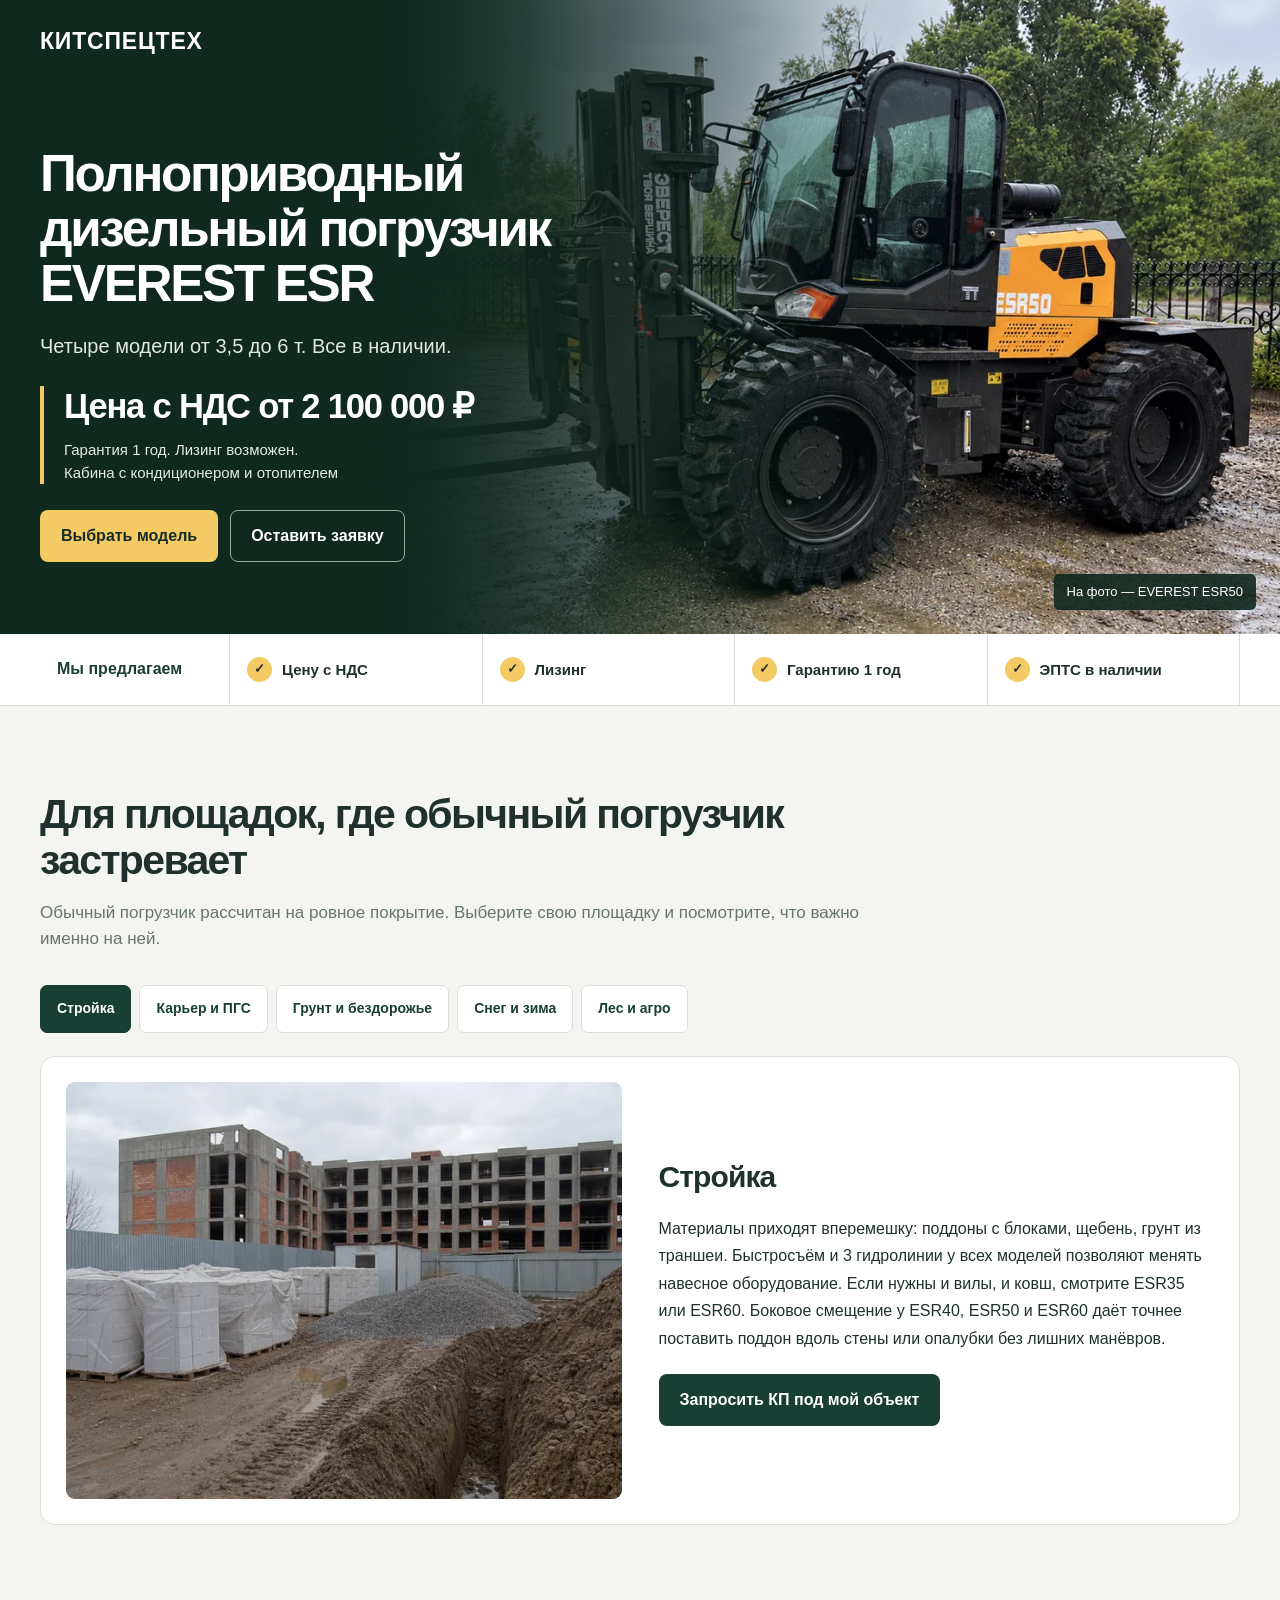
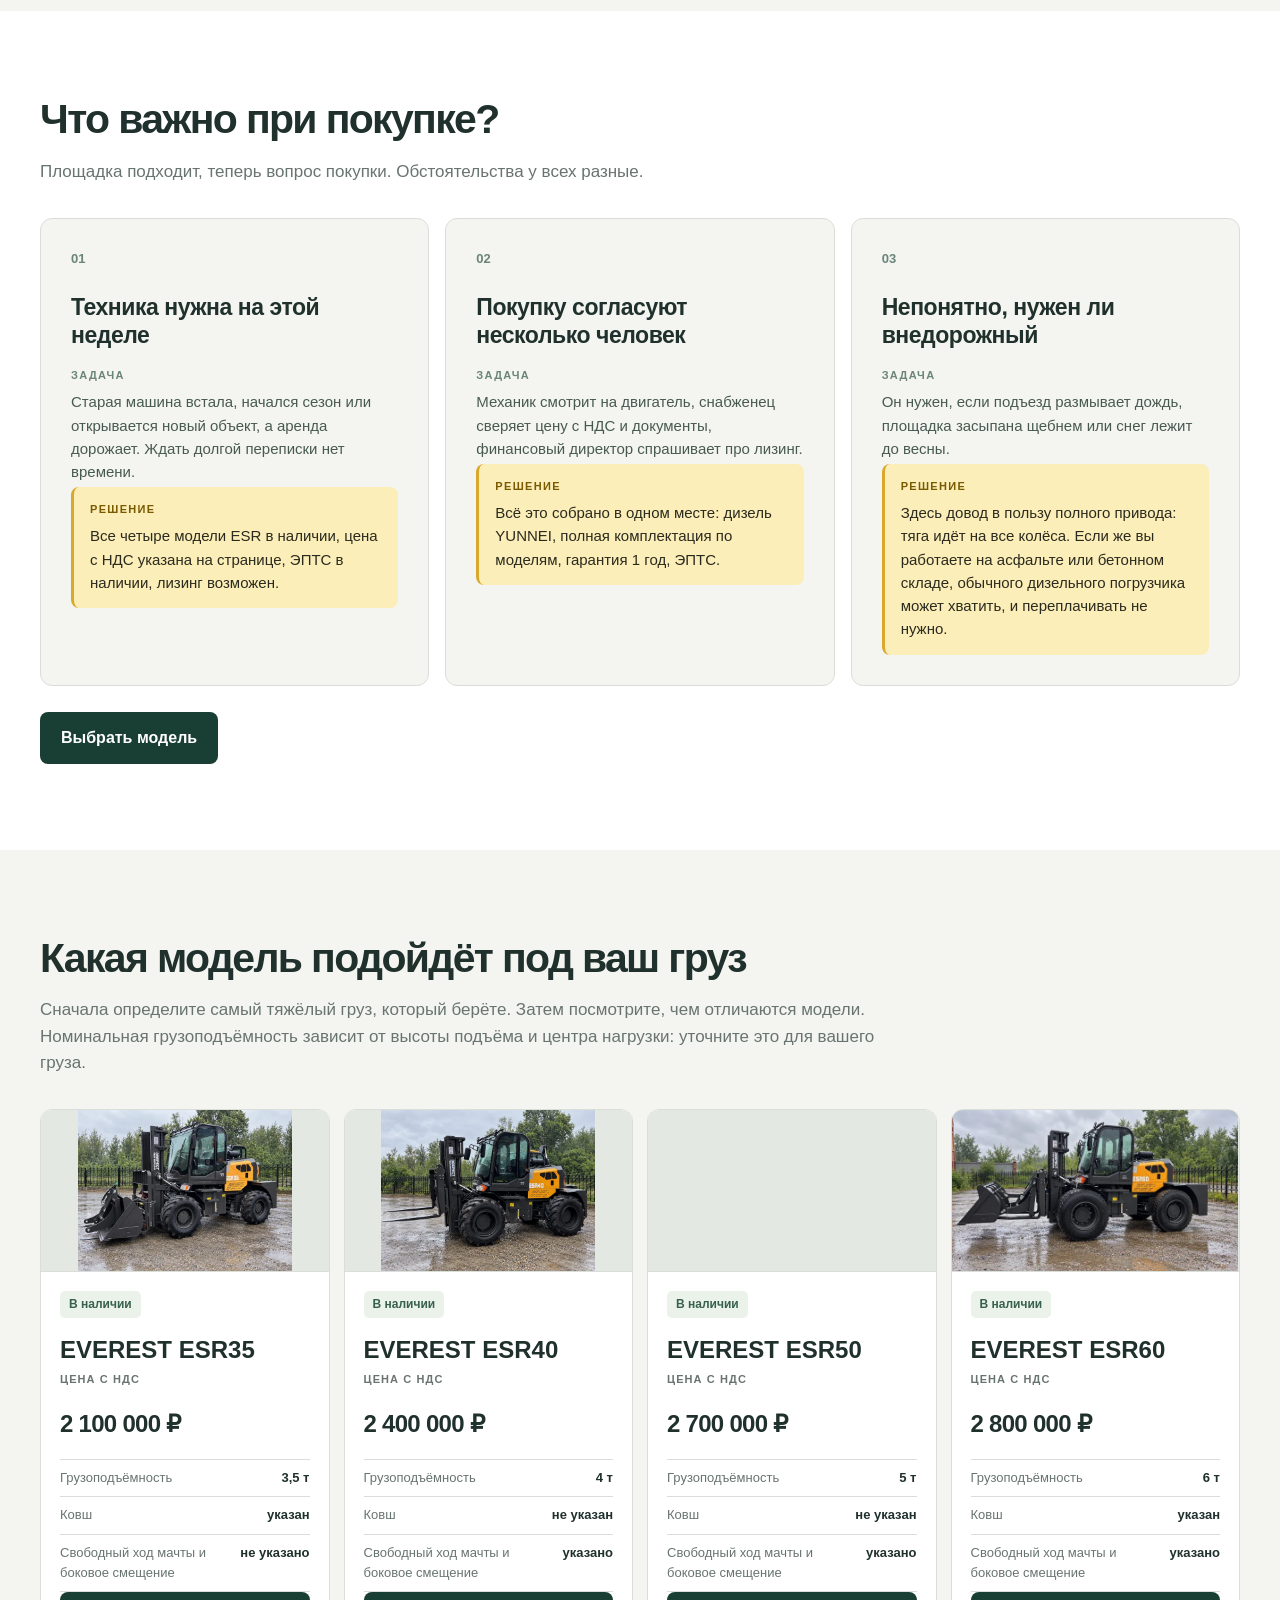
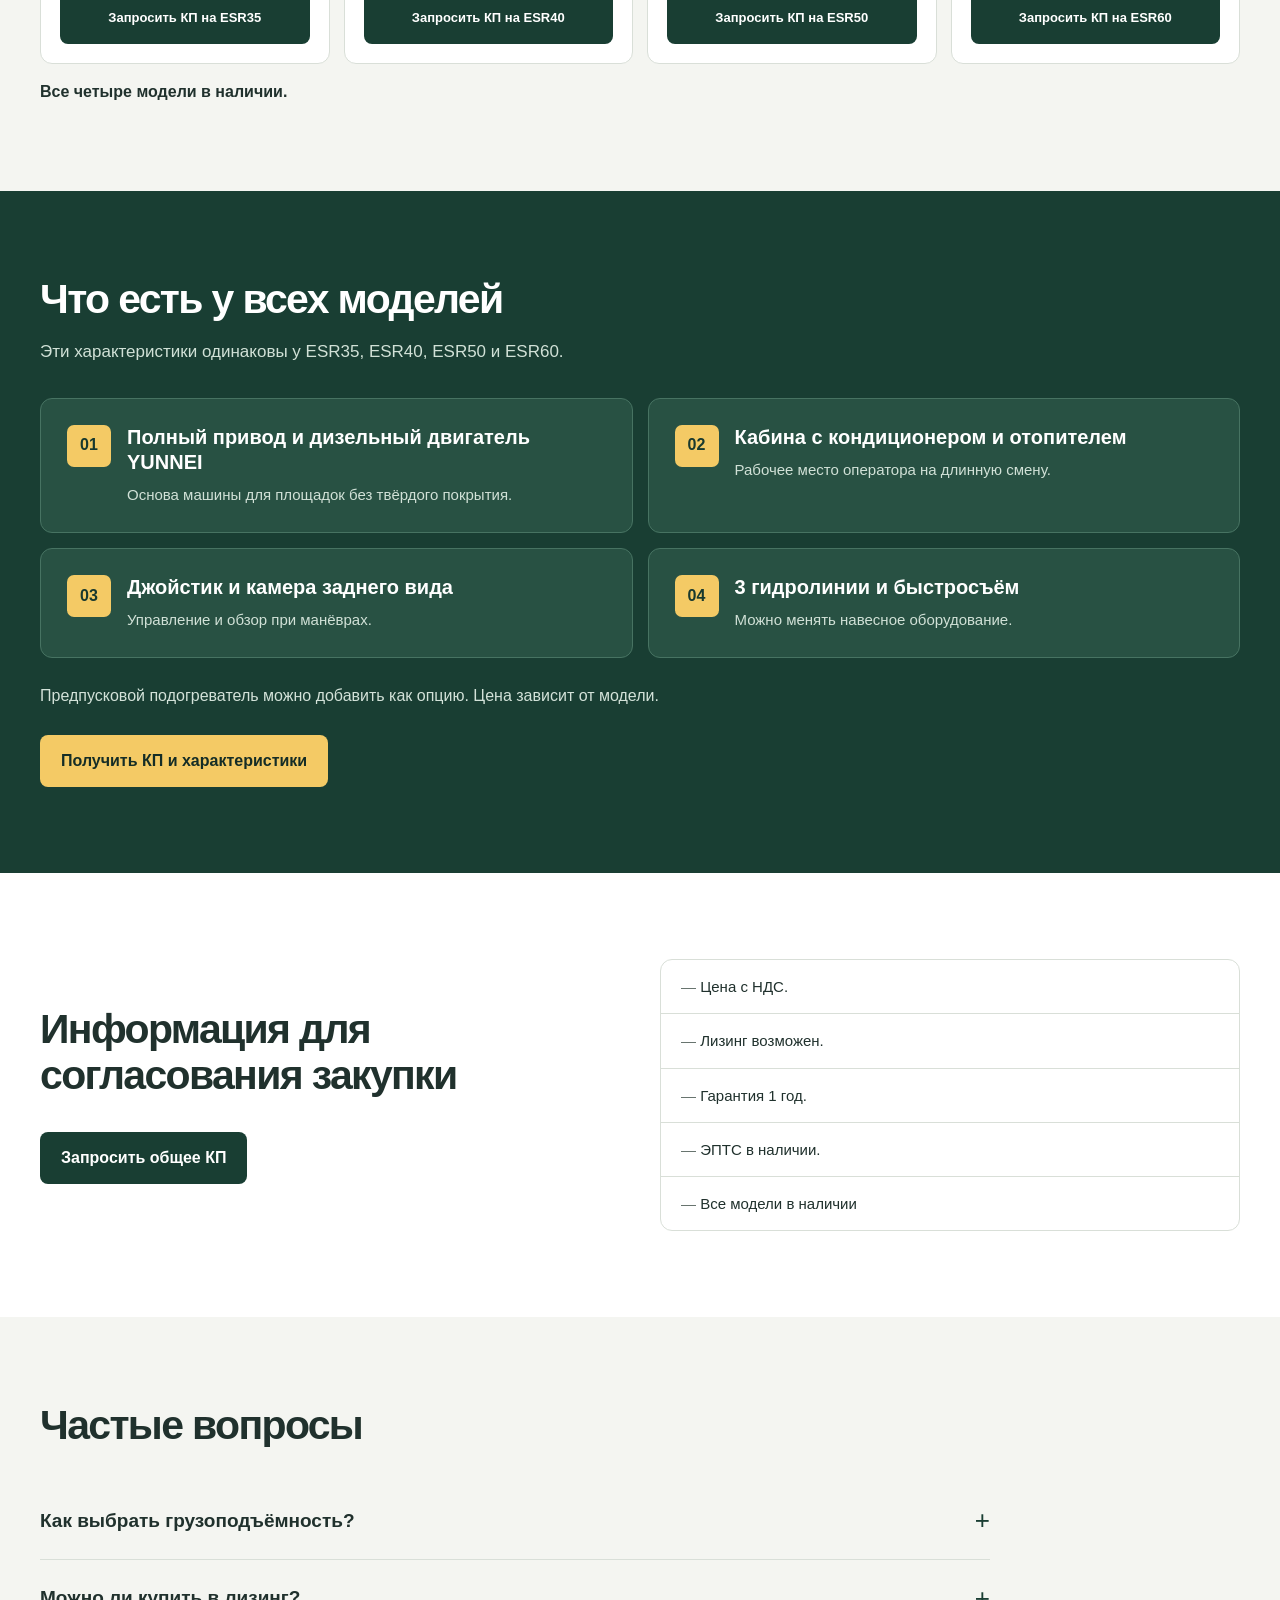
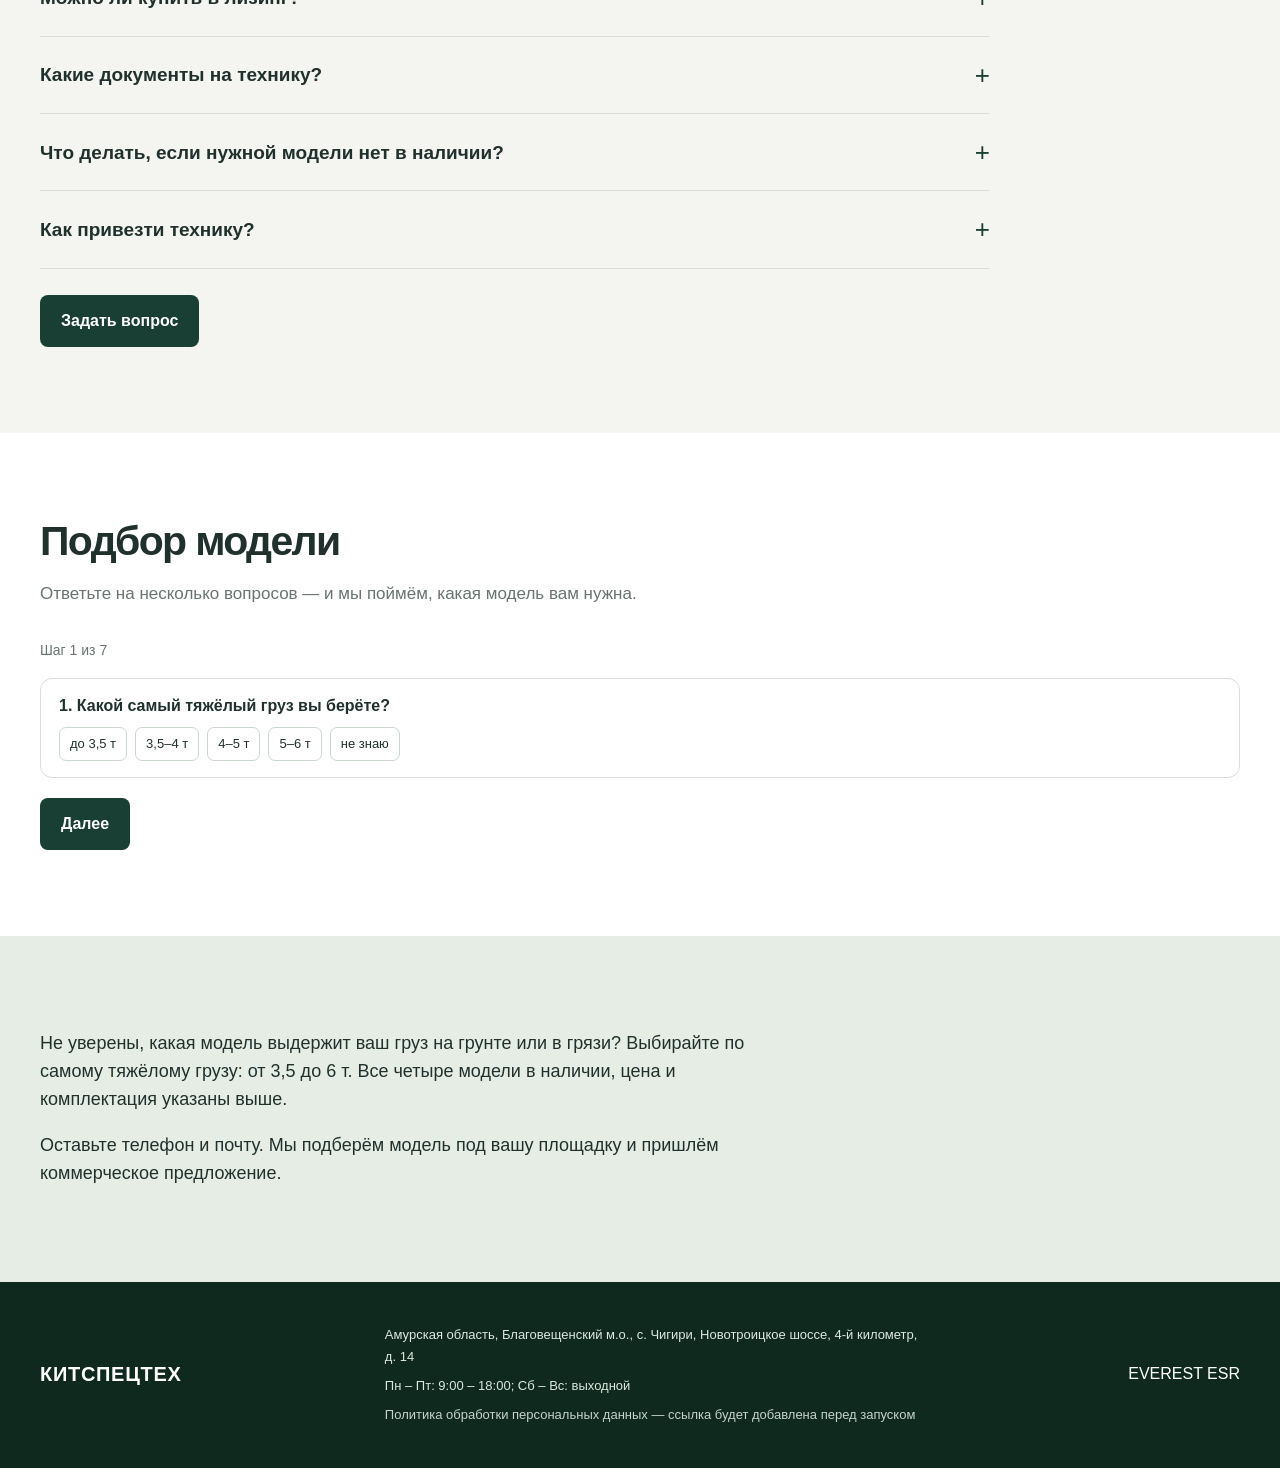
<file: kitspecteh/everest-esr/index.html>
<!doctype html><html lang="ru"><head><meta charset="utf-8"><meta name="viewport" content="width=device-width, initial-scale=1"><title>EVEREST ESR — локальный предпросмотр</title><link rel="preload" as="image" href="assets/esr50-1280.webp" imagesrcset="assets/esr50-640.webp 640w, assets/esr50-1280.webp 1280w" imagesizes="(max-width:650px) calc(100vw - 32px), (max-width:1199px) calc(100vw - 80px), 1140px" fetchpriority="high"><link rel="stylesheet" href="base.css"><link rel="stylesheet" href="preview.css"><style>body{margin:0}html{scroll-behavior:smooth}</style><meta name="robots" content="noindex, nofollow, noarchive">
<link rel="icon" href="/favicon.svg?v=smirnovads-svg-20261028" type="image/svg+xml">
</head><body>
<div class="everest">  <div class="hero-shell"><div class="wrap"><header class="header"><div class="brand">КИТСПЕЦТЕХ</div></header><section class="hero"><div><h1>Полноприводный дизельный погрузчик EVEREST ESR</h1><p class="lead">Четыре модели от 3,5 до 6 т. Все в наличии.</p><div class="price-panel"><div class="price">Цена с НДС от 2 100 000 ₽</div><div class="hero-details"><span>Гарантия 1 год. Лизинг возможен.</span><span>Кабина с кондиционером и отопителем</span></div></div><div class="actions"><a class="btn primary" href="#models">Выбрать модель</a><button class="btn outline" type="button" data-request="general">Оставить заявку</button></div></div><div class="hero-visual"><img class="hero-photo" src="assets/esr50-1280.webp" srcset="assets/esr50-640.webp 640w, assets/esr50-1280.webp 1280w" sizes="(max-width:650px) calc(100vw - 32px), (max-width:1199px) calc(100vw - 80px), 1140px" decoding="async" alt="Полноприводный погрузчик EVEREST ESR50" width="1655" height="950" fetchpriority="high"><div class="hero-photo-caption">На фото — EVEREST ESR50</div></div></section></div></div> <div class="offer-band"><div class="wrap offer-inner"><div class="offer-label">Мы предлагаем</div><div class="offer-item">Цену с НДС</div><div class="offer-item">Лизинг</div><div class="offer-item">Гарантию 1 год</div><div class="offer-item">ЭПТС в наличии</div></div></div> <main> <section class="section" id="sites"><div class="wrap"><div class="section-head"><h2>Для площадок, где обычный погрузчик застревает</h2><p>Обычный погрузчик рассчитан на ровное покрытие. Выберите свою площадку и посмотрите, что важно именно на ней.</p></div><div class="tabs" role="tablist" aria-label="Площадки"><button class="tab" role="tab" aria-selected="true" data-site="0">Стройка</button><button class="tab" role="tab" aria-selected="false" data-site="1">Карьер и ПГС</button><button class="tab" role="tab" aria-selected="false" data-site="2">Грунт и бездорожье</button><button class="tab" role="tab" aria-selected="false" data-site="3">Снег и зима</button><button class="tab" role="tab" aria-selected="false" data-site="4">Лес и агро</button></div><div class="scene"><figure class="site-figure"><img id="siteImage" class="site-photo" src="assets/construction-1024.webp" srcset="assets/construction-640.webp 640w, assets/construction-1024.webp 1024w" sizes="(max-width:650px) calc(100vw - 60px), (max-width:1360px) 44vw, 596px" decoding="async" alt="Иллюстрация строительной площадки" width="1536" height="1024" loading="lazy"></figure><div><h3 id="siteName">Стройка</h3><p id="siteDescription">Материалы приходят вперемешку: поддоны с блоками, щебень, грунт из траншеи. Быстросъём и 3 гидролинии у всех моделей позволяют менять навесное оборудование. Если нужны и вилы, и ковш, смотрите ESR35 или ESR60. Боковое смещение у ESR40, ESR50 и ESR60 даёт точнее поставить поддон вдоль стены или опалубки без лишних манёвров.</p><button class="btn dark" type="button" data-request="site">Запросить КП под мой объект</button></div></div></div></section> <section class="section white" id="tasks"><div class="wrap"><div class="section-head"><h2>Что важно при покупке?</h2><p>Площадка подходит, теперь вопрос покупки. Обстоятельства у всех разные.</p></div><div class="task-grid"><article class="task"><div class="num">01</div><h3>Техника нужна на этой неделе</h3><div class="part-label">Задача</div><p>Старая машина встала, начался сезон или открывается новый объект, а аренда дорожает. Ждать долгой переписки нет времени.</p><div class="solution"><div class="part-label">Решение</div><p>Все четыре модели ESR в наличии, цена с НДС указана на странице, ЭПТС в наличии, лизинг возможен.</p></div></article><article class="task"><div class="num">02</div><h3>Покупку согласуют несколько человек</h3><div class="part-label">Задача</div><p>Механик смотрит на двигатель, снабженец сверяет цену с НДС и документы, финансовый директор спрашивает про лизинг.</p><div class="solution"><div class="part-label">Решение</div><p>Всё это собрано в одном месте: дизель YUNNEI, полная комплектация по моделям, гарантия 1 год, ЭПТС.</p></div></article><article class="task"><div class="num">03</div><h3>Непонятно, нужен ли внедорожный</h3><div class="part-label">Задача</div><p>Он нужен, если подъезд размывает дождь, площадка засыпана щебнем или снег лежит до весны.</p><div class="solution"><div class="part-label">Решение</div><p>Здесь довод в пользу полного привода: тяга идёт на все колёса. Если же вы работаете на асфальте или бетонном складе, обычного дизельного погрузчика может хватить, и переплачивать не нужно.</p></div></article></div><div class="actions"><a class="btn dark" href="#models">Выбрать модель</a></div></div></section> <section class="section" id="models"><div class="wrap"><div class="section-head"><h2>Какая модель подойдёт под ваш груз</h2><p>Сначала определите самый тяжёлый груз, который берёте. Затем посмотрите, чем отличаются модели. Номинальная грузоподъёмность зависит от высоты подъёма и центра нагрузки: уточните это для вашего груза.</p></div><div class="models-grid"> <article class="model"><img class="model-photo" src="assets/esr35-1280.webp" srcset="assets/esr35-640.webp 640w, assets/esr35-1280.webp 1280w" sizes="(max-width:650px) 45vw, (max-width:1100px) 45vw, 300px" decoding="async" alt="EVEREST ESR35" width="1672" height="941" loading="lazy"><div class="model-body"><span class="status">В наличии</span><h3>EVEREST ESR35</h3><div class="spec-label">Цена с НДС</div><div class="model-price">2 100 000 ₽</div><dl class="specs"><div><dt>Грузоподъёмность</dt><dd>3,5 т</dd></div><div><dt>Ковш</dt><dd>указан</dd></div><div><dt>Свободный ход мачты и боковое смещение</dt><dd>не указано</dd></div></dl><button class="btn dark" data-request="ESR35">Запросить КП на ESR35</button></div></article> <article class="model"><img class="model-photo" src="assets/esr40-1280.webp" srcset="assets/esr40-640.webp 640w, assets/esr40-1280.webp 1280w" sizes="(max-width:650px) 45vw, (max-width:1100px) 45vw, 300px" decoding="async" alt="EVEREST ESR40" width="1672" height="941" loading="lazy"><div class="model-body"><span class="status">В наличии</span><h3>EVEREST ESR40</h3><div class="spec-label">Цена с НДС</div><div class="model-price">2 400 000 ₽</div><dl class="specs"><div><dt>Грузоподъёмность</dt><dd>4 т</dd></div><div><dt>Ковш</dt><dd>не указан</dd></div><div><dt>Свободный ход мачты и боковое смещение</dt><dd>указано</dd></div></dl><button class="btn dark" data-request="ESR40">Запросить КП на ESR40</button></div></article> <article class="model"><img class="model-photo" src="assets/esr50-1280.webp" srcset="assets/esr50-640.webp 640w, assets/esr50-1280.webp 1280w" sizes="(max-width:650px) 45vw, (max-width:1100px) 45vw, 300px" decoding="async" alt="EVEREST ESR50" width="1672" height="941" loading="lazy"><div class="model-body"><span class="status">В наличии</span><h3>EVEREST ESR50</h3><div class="spec-label">Цена с НДС</div><div class="model-price">2 700 000 ₽</div><dl class="specs"><div><dt>Грузоподъёмность</dt><dd>5 т</dd></div><div><dt>Ковш</dt><dd>не указан</dd></div><div><dt>Свободный ход мачты и боковое смещение</dt><dd>указано</dd></div></dl><button class="btn dark" data-request="ESR50">Запросить КП на ESR50</button></div></article> <article class="model"><img class="model-photo" src="assets/esr60-1280.webp" srcset="assets/esr60-640.webp 640w, assets/esr60-1280.webp 1280w" sizes="(max-width:650px) 45vw, (max-width:1100px) 45vw, 300px" decoding="async" alt="EVEREST ESR60" width="1672" height="941" loading="lazy"><div class="model-body"><span class="status">В наличии</span><h3>EVEREST ESR60</h3><div class="spec-label">Цена с НДС</div><div class="model-price">2 800 000 ₽</div><dl class="specs"><div><dt>Грузоподъёмность</dt><dd>6 т</dd></div><div><dt>Ковш</dt><dd>указан</dd></div><div><dt>Свободный ход мачты и боковое смещение</dt><dd>указано</dd></div></dl><button class="btn dark" data-request="ESR60">Запросить КП на ESR60</button></div></article></div> <p class="models-note">Все четыре модели в наличии.</p></div></section> <section class="section dark" id="equipment"><div class="wrap"><div class="section-head"><h2>Что есть у всех моделей</h2><p>Эти характеристики одинаковы у ESR35, ESR40, ESR50 и ESR60.</p></div><div class="equipment"><div class="equip"><span class="symbol">01</span><div><h3>Полный привод и дизельный двигатель YUNNEI</h3><p>Основа машины для площадок без твёрдого покрытия.</p></div></div><div class="equip"><span class="symbol">02</span><div><h3>Кабина с кондиционером и отопителем</h3><p>Рабочее место оператора на длинную смену.</p></div></div><div class="equip"><span class="symbol">03</span><div><h3>Джойстик и камера заднего вида</h3><p>Управление и обзор при манёврах.</p></div></div><div class="equip"><span class="symbol">04</span><div><h3>3 гидролинии и быстросъём</h3><p>Можно менять навесное оборудование.</p></div></div></div><p class="option">Предпусковой подогреватель можно добавить как опцию. Цена зависит от модели.</p><button class="btn primary" data-request="general">Получить КП и характеристики</button></div></section> <section class="section white" id="purchase"><div class="wrap purchase"><div><div class="section-head"><h2>Информация для согласования закупки</h2></div><button class="btn dark" data-request="general">Запросить общее КП</button></div><div class="spec-table"><div class="spec-row">Цена с НДС.</div><div class="spec-row">Лизинг возможен.</div><div class="spec-row">Гарантия 1 год.</div><div class="spec-row">ЭПТС в наличии.</div><div class="spec-row">Все модели в наличии</div></div></div></section> <section class="section" id="faq"><div class="wrap"><div class="section-head"><h2>Частые вопросы</h2></div><div class="faq"><details><summary>Как выбрать грузоподъёмность?</summary><p>ESR35 — до 3,5 т, ESR40 — до 4 т, ESR50 — до 5 т, ESR60 — до 6 т. Ориентируйтесь на самый тяжёлый груз, который вы берёте. Допустимый груз зависит от высоты подъёма и центра нагрузки.</p></details><details><summary>Можно ли купить в лизинг?</summary><p>Да, лизинг возможен.</p></details><details><summary>Какие документы на технику?</summary><p>Все необходимые документы в наличии, техника растаможена.</p></details><details><summary>Что делать, если нужной модели нет в наличии?</summary><p>Сейчас все четыре модели в наличии. Если нужной не окажется, ориентир ожидания под заказ — около 20 дней. Это не гарантированный срок.</p></details><details><summary>Как привезти технику?</summary><p>Доставка платная, стоимость зависит от региона.</p></details></div><div class="actions"><button class="btn dark" type="button" data-request="general">Задать вопрос</button></div></div></section> <section class="section white" id="selection"><div class="wrap"><div class="section-head" id="pick"><h2>Подбор модели</h2><p>Ответьте на несколько вопросов — и мы поймём, какая модель вам нужна.</p></div><form id="quizForm" aria-describedby="quizProgress"><p id="quizProgress" class="quiz-progress" role="status" aria-live="polite"></p><div class="quiz-grid"><div class="question"><h3>1. Какой самый тяжёлый груз вы берёте?</h3><div class="choice-list"><label class="choice"><input type="radio" name="weight" value="до 3,5 т"><span>до 3,5 т</span></label><label class="choice"><input type="radio" name="weight" value="3,5–4 т"><span>3,5–4 т</span></label><label class="choice"><input type="radio" name="weight" value="4–5 т"><span>4–5 т</span></label><label class="choice"><input type="radio" name="weight" value="5–6 т"><span>5–6 т</span></label><label class="choice"><input type="radio" name="weight" value="не знаю"><span>не знаю</span></label></div></div> <div class="question"><h3>2. Где работаете?</h3><div class="choice-list"><label class="choice"><input type="radio" name="place" value="стройка"><span>стройка</span></label><label class="choice"><input type="radio" name="place" value="карьер и ПГС"><span>карьер и ПГС</span></label><label class="choice"><input type="radio" name="place" value="грунт"><span>грунт</span></label><label class="choice"><input type="radio" name="place" value="снег"><span>снег</span></label><label class="choice"><input type="radio" name="place" value="лес и агро"><span>лес и агро</span></label><label class="choice"><input type="radio" name="place" value="другое"><span>другое</span></label></div><label class="field" style="margin-top:12px">другое (свободный ввод)<input name="placeOther"></label></div> <div class="question"><h3>3. Какое навесное оборудование нужно?</h3><div class="choice-list"><label class="choice"><input type="radio" name="attachment" value="вилы"><span>вилы</span></label><label class="choice"><input type="radio" name="attachment" value="ковш"><span>ковш</span></label><label class="choice"><input type="radio" name="attachment" value="оба"><span>оба</span></label><label class="choice"><input type="radio" name="attachment" value="не знаю"><span>не знаю</span></label></div></div><div class="question"><h3>4. Регион доставки</h3><label class="field">Ввод текстом<input name="region"></label></div><div class="question"><h3>5. Когда нужна техника?</h3><div class="choice-list"><label class="choice"><input type="radio" name="timing" value="срочно"><span>срочно</span></label><label class="choice"><input type="radio" name="timing" value="в течение месяца"><span>в течение месяца</span></label><label class="choice"><input type="radio" name="timing" value="позже"><span>позже</span></label><label class="choice"><input type="radio" name="timing" value="пока изучаю"><span>пока изучаю</span></label></div></div><div class="question"><h3>6. Нужен ли лизинг?</h3><div class="choice-list"><label class="choice"><input type="radio" name="leasing" value="да"><span>да</span></label><label class="choice"><input type="radio" name="leasing" value="нет"><span>нет</span></label><label class="choice"><input type="radio" name="leasing" value="не знаю"><span>не знаю</span></label></div></div></div><div class="quiz-contact" data-quiz-contact><div class="contact-grid"><label class="field">Имя (обязательное поле)<input required name="name" autocomplete="name" placeholder="Алексей"></label><label class="field">Телефон (обязательное поле)<input required name="phone" type="tel" autocomplete="tel" inputmode="tel" placeholder="+7 921 000-00-00" pattern="\+7[0-9]{10}" title="Номер в формате +7 и 10 цифр"></label><label class="field">Почта (обязательное поле)<input required type="email" name="email" autocomplete="email" inputmode="email" placeholder="company@mail.ru" pattern="[^@\s]+@[^@\s.]+(?:\.[^@\s.]+)+" title="Введите адрес с @ и доменом, например company@mail.ru"></label></div><label class="consent"><input required type="checkbox" name="consent"><span>Согласие на обработку персональных данных *</span></label><button class="btn dark" type="submit" disabled>Отправить заявку</button><p id="quizFeedback" class="feedback" role="status"></p></div><div class="quiz-nav"><button class="btn line" type="button" id="quizBack" hidden>Назад</button><button class="btn dark" type="button" id="quizNext" hidden>Далее</button></div></form></div></section> <section class="final"><div class="wrap final-grid"><div><p>Не уверены, какая модель выдержит ваш груз на грунте или в грязи? Выбирайте по самому тяжёлому грузу: от 3,5 до 6 т. Все четыре модели в наличии, цена и комплектация указаны выше.</p><p>Оставьте телефон и почту. Мы подберём модель под вашу площадку и пришлём коммерческое предложение.</p></div></div></section></main><footer class="footer"><div class="wrap footer-in"><div class="brand">КИТСПЕЦТЕХ</div><div class="footer-details"><div>Амурская область, Благовещенский м.о., с. Чигири, Новотроицкое шоссе, 4-й километр, д. 14</div><div>Пн – Пт: 9:00 – 18:00; Сб – Вс: выходной</div><span class="privacy-link" aria-disabled="true">Политика обработки персональных данных — ссылка будет добавлена перед запуском</span></div><div>EVEREST ESR</div></div></footer> <div class="sticky-bar" id="stickyBar"><a class="btn primary" href="#models">Выбрать модель</a><button class="btn dark" type="button" data-request="general">Запросить общее КП</button></div>  <dialog id="requestBox" class="request" aria-labelledby="requestTitle"><button class="close-form" type="button" id="closeRequest">Закрыть форму</button><h3 id="requestTitle" tabindex="-1" autofocus>Оставить заявку</h3><div class="selection" id="requestContext">Модель: не выбрана, уточнит менеджер</div><form id="requestForm"><input type="hidden" id="reqModel" name="model"><input type="hidden" id="reqSite" name="site"><div class="contact-grid"><label class="field">Имя (обязательное поле)<input required name="name" autocomplete="name" placeholder="Алексей"></label><label class="field">Телефон (обязательное поле)<input required name="phone" type="tel" autocomplete="tel" inputmode="tel" placeholder="+7 921 000-00-00" pattern="\+7[0-9]{10}" title="Номер в формате +7 и 10 цифр"></label><label class="field">Почта (обязательное поле)<input required type="email" name="email" autocomplete="email" inputmode="email" placeholder="company@mail.ru" pattern="[^@\s]+@[^@\s.]+(?:\.[^@\s.]+)+" title="Введите адрес с @ и доменом, например company@mail.ru"></label></div><label class="consent"><input type="checkbox" name="consent" required><span>Согласие на обработку персональных данных *</span></label><button class="btn dark" type="submit" disabled>Отправить заявку</button><div class="feedback" id="requestFeedback" role="status"></div></form></dialog></div>
<script src="sites.js"></script><script src="app.js"></script></body></html>
</file>
<file: kitspecteh/everest-esr/base.css>
.everest{--ink:#20312d;--green:#193e33;--green2:#285446;--paper:#f4f5f1;--white:#fff;--muted:#68746f;--stroke:#d9dfd8;--yellow:#f4ca65;--soft:#e8ede7;--radius:15px}.everest *{box-sizing:border-box}.everest{scroll-behavior:smooth}.everest{margin:0;font:16px/1.55 Inter,Arial,sans-serif;background:var(--paper);color:var(--ink)}.everest button,.everest input,.everest select,.everest textarea{font:inherit}.everest button{cursor:pointer}.everest a{color:inherit;text-decoration:none}.everest .wrap{width:min(1280px,calc(100% - 80px));margin:auto}.everest .header{height:84px;display:flex;align-items:center;justify-content:space-between;border-bottom:1px solid #ffffff25}.everest .brand{font-weight:850;font-size:23px;letter-spacing:.035em}.everest .header .right{font-size:13px;color:#dce8e0}.everest .hero-shell{background:var(--green);color:#fff}.everest .hero{display:grid;grid-template-columns:1.1fr .9fr;gap:54px;align-items:center;padding:52px 0 62px;min-height:550px}.everest .eyebrow{font-size:12px;text-transform:uppercase;letter-spacing:.16em;color:#b5ccbf;margin-bottom:20px}.everest .hero h1{font-size:clamp(38px,4vw,62px);line-height:1.08;letter-spacing:-.045em;margin:0 0 20px;max-width:720px}.everest .lead{font-size:20px;color:#e0e9df;margin:0 0 23px}.everest .price-panel{border-left:4px solid var(--yellow);padding-left:20px;margin:24px 0}.everest .price{font-size:clamp(27px,2.7vw,40px);font-weight:820;letter-spacing:-.035em;line-height:1.2}.everest .hero-details{color:#e1ebe4;font-size:15px;margin:10px 0 0}.everest .hero-details span{display:block}.everest .actions{display:flex;flex-wrap:wrap;gap:12px;margin-top:26px}.everest .btn{border:1px solid transparent;border-radius:8px;padding:15px 20px;font-weight:760;line-height:1.25;text-align:center;display:inline-flex;align-items:center;justify-content:center;min-height:52px}.everest .btn.primary{background:var(--yellow);color:#152d26}.everest .btn.light{background:#fff;color:var(--green)}.everest .btn.outline{background:transparent;border-color:#92aca0;color:#fff}.everest .btn.dark{background:var(--green);color:#fff}.everest .btn.line{border:1px solid #bdc8be;color:var(--green);background:#fff}.everest .hero-visual{display:flex;flex-direction:column;gap:12px}.everest .placeholder{aspect-ratio:4/3;border:1px dashed #a9b5ad;background:#e3e9e2;color:#5a6d62;display:grid;place-items:center;text-align:center;font-size:15px;font-weight:600;letter-spacing:.01em;position:relative;overflow:hidden}.everest .hero .placeholder{background:#315647;color:#dbe8de;border-color:#658274;border-radius:12px;min-height:260px}.everest .hero-photo-caption{font-size:12px;color:#bacfc2}.everest .offer-band{background:#fff;border-bottom:1px solid var(--stroke)}.everest .offer-inner{display:grid;grid-template-columns:190px repeat(4,1fr);align-items:stretch}.everest .offer-label,.everest .offer-item{padding:23px 17px;border-right:1px solid var(--stroke)}.everest .offer-label{font-weight:800;color:var(--green)}.everest .offer-item{font-size:15px;font-weight:760;display:flex;align-items:center;gap:10px}.everest .offer-item:before{content:'✓';display:grid;place-items:center;flex-shrink:0;background:var(--yellow);width:25px;height:25px;border-radius:50%;font-size:13px}.everest .section{padding:86px 0}.everest .section.white{background:#fff}.everest .section.dark{background:var(--green);color:#fff}.everest .section-head{margin-bottom:33px}.everest .section h2{font-size:clamp(31px,3.2vw,47px);line-height:1.12;letter-spacing:-.04em;margin:0 0 16px;max-width:900px}.everest .section-head p{color:var(--muted);max-width:850px;font-size:17px;margin:0}.everest .dark .section-head p{color:#d1e1d7}.everest .tabs{display:flex;gap:8px;flex-wrap:wrap;margin:32px 0 23px}.everest .tab{border:1px solid var(--stroke);border-radius:7px;background:white;color:var(--green);padding:12px 16px;font-size:14px;font-weight:750}.everest .tab[aria-selected=true]{background:var(--green);color:white;border-color:var(--green)}.everest .scene{display:grid;grid-template-columns:1fr 1fr;gap:37px;align-items:center;background:#fff;border:1px solid var(--stroke);padding:25px;border-radius:var(--radius)}.everest .scene .placeholder{border-radius:9px}.everest .scene h3{font-size:30px;margin:0 0 14px;letter-spacing:-.03em}.everest .scene p{line-height:1.72;margin:0 0 22px}.everest .task-grid{display:grid;grid-template-columns:repeat(3,1fr);gap:16px}.everest .task{background:#f4f5f1;border:1px solid var(--stroke);padding:30px;border-radius:12px}.everest .num{color:#6b8478;font-size:13px;font-weight:800;margin-bottom:25px}.everest .task h3{font-size:23px;line-height:1.2;letter-spacing:-.02em;margin:0 0 18px}.everest .task p{margin:0;color:#485a50;font-size:15px}.everest .models-grid{display:grid;grid-template-columns:repeat(4,1fr);gap:14px}.everest .model{background:#fff;border:1px solid var(--stroke);border-radius:12px;overflow:hidden}.everest .model .placeholder{border:0;border-bottom:1px solid var(--stroke)}.everest .model-body{padding:19px}.everest .status{font-size:12px;font-weight:800;color:#37614e;background:#ebf2e9;display:inline-flex;padding:4px 9px;border-radius:5px}.everest .model h3{margin:13px 0 3px;font-size:24px}.everest .cap{font-size:14px;color:var(--muted);margin:0}.everest .model-price{font-size:24px;font-weight:850;letter-spacing:-.03em;margin:17px 0}.everest .model .btn{width:100%;padding:13px 8px;font-size:13px}.everest .table-title{font-size:25px;letter-spacing:-.03em;margin:46px 0 16px}.everest .table-scroll{overflow-x:auto;border:1px solid var(--stroke);border-radius:12px;background:white}.everest table{border-collapse:collapse;width:100%;font-size:14px}.everest th,.everest td{text-align:left;padding:15px 13px;border-bottom:1px solid var(--stroke)}.everest th{background:#e9eee9;font-size:12px;line-height:1.4;color:#3c5248}.everest tr:last-child td{border-bottom:0}.everest td .btn{font-size:12px;padding:10px 11px;min-height:42px;white-space:nowrap}.everest .models-note{margin:16px 0 0;font-weight:650}.everest .equipment{display:grid;grid-template-columns:repeat(2,1fr);gap:15px}.everest .equip{padding:26px;background:#285143;border:1px solid #477362;border-radius:12px;display:grid;grid-template-columns:44px 1fr;gap:16px;align-items:start}.everest .equip .symbol{font-weight:850;font-size:16px;color:#18392e;background:var(--yellow);border-radius:7px;height:42px;display:grid;place-items:center}.everest .equip h3{font-size:20px;margin:0 0 8px;line-height:1.25}.everest .equip p{margin:0;color:#d1e1d7;font-size:15px}.everest .option{color:#d3e2d9;margin:26px 0}.everest .purchase{display:grid;grid-template-columns:1fr 1fr;gap:40px;align-items:center}.everest .pills{display:grid;grid-template-columns:1fr 1fr;gap:11px}.everest .pill{padding:20px;background:#edf1eb;border:1px solid var(--stroke);border-radius:10px;font-size:17px;font-weight:750}.everest .faq{max-width:950px}.everest .faq details{border-bottom:1px solid var(--stroke);padding:18px 0}.everest .faq summary{cursor:pointer;list-style:none;display:flex;gap:18px;align-items:center;justify-content:space-between;font-size:19px;font-weight:730}.everest .faq summary:after{content:'+';font-size:26px;font-weight:400;color:var(--green)}.everest .faq details[open] summary:after{content:'−'}.everest .faq details p{max-width:830px;color:#4f6055;margin:12px 0 6px}.everest .request{background:#e8eee8;border:1px solid #b8c9bb;border-radius:15px;padding:29px;margin:0 0 42px;scroll-margin-top:24px}.everest .request[hidden]{display:none}.everest .request h3{font-size:26px;letter-spacing:-.03em;margin:0 0 14px}.everest .selection{padding:11px 14px;background:#fff;border:1px solid var(--stroke);border-radius:8px;margin-bottom:22px;font-weight:700}.everest .contact-grid{display:grid;grid-template-columns:repeat(2,1fr);gap:15px}.everest .field{display:flex;flex-direction:column;gap:7px;font-size:14px;font-weight:690}.everest .field input,.everest .field select,.everest .field textarea{width:100%;border:1px solid #c5d0c8;background:#fff;color:var(--ink);border-radius:8px;padding:13px;min-height:48px;outline-offset:2px}.everest .field textarea{min-height:100px;resize:vertical}.everest .consent{display:flex;align-items:flex-start;gap:10px;font-size:13px;margin:20px 0}.everest .consent input{width:18px;height:18px;accent-color:var(--green)}.everest .feedback{font-size:13px;color:#42584c;margin-top:10px}.everest .quiz-grid{display:grid;grid-template-columns:1fr;gap:14px}.everest .question{border:1px solid var(--stroke);padding:16px 18px;border-radius:12px;background:#fff}.everest .question h3{font-size:16px;line-height:1.4;margin:0 0 10px}.everest .choice-list{display:flex;flex-wrap:wrap;gap:8px}.everest .choice{position:relative}.everest .choice input{position:absolute;opacity:0;width:1px;height:1px}.everest .choice span{display:inline-block;border:1px solid #cbd6cd;border-radius:7px;padding:6px 10px;font-size:13px;cursor:pointer}.everest .choice input:checked+span{background:var(--green);border-color:var(--green);color:#fff}.everest .quiz-contact{margin-top:24px;border-top:1px solid var(--stroke);padding-top:25px}.everest .footer{background:#10291f;color:#fff;padding:42px 0}.everest .footer-in{display:flex;align-items:center;justify-content:space-between;gap:20px}.everest .footer .brand{font-size:20px}.everest .final{padding:76px 0;background:#e6ede5}.everest .final-grid{display:grid;grid-template-columns:1fr auto;align-items:center;gap:50px}.everest .final p{max-width:720px;font-size:18px}.everest .tiny{font-size:12px;color:var(--muted)}.everest .close-form{border:0;background:transparent;color:var(--green);text-decoration:underline;padding:6px;margin:0 0 14px}.everest .desktop-only{display:block}@media(max-width:1100px){.everest .offer-inner{grid-template-columns:repeat(4,1fr)}.everest .offer-label{grid-column:1/-1;border-bottom:1px solid var(--stroke);padding:12px 15px}.everest .models-grid{grid-template-columns:repeat(2,1fr)}.everest .hero{gap:28px}.everest .hero h1{font-size:47px}}@media(max-width:650px){.everest .wrap{width:calc(100% - 32px)}.everest .header{height:59px}.everest .brand{font-size:17px}.everest .header .right{font-size:10px}.everest .hero{display:flex;flex-direction:column;gap:20px;padding:25px 0 32px;min-height:0;align-items:stretch}.everest .eyebrow{margin:0 0 11px;font-size:10px}.everest .hero h1{font-size:35px;line-height:1.08;margin-bottom:12px}.everest .lead{font-size:15px;margin:0}.everest .price-panel{margin:16px 0 0;padding-left:13px}.everest .price{font-size:28px}.everest .hero-details{font-size:13px;margin-top:7px}.everest .actions{margin-top:18px;gap:9px}.everest .hero .actions .btn{padding:12px 13px;flex:1;font-size:13px;min-height:45px}.everest .hero-visual{display:flex;margin-top:4px}.everest .hero .placeholder{min-height:0;aspect-ratio:16/10}.everest .hero-photo-caption{font-size:11px}.everest .offer-inner{grid-template-columns:repeat(2,1fr)}.everest .offer-label{font-size:13px}.everest .offer-item{padding:13px 10px;font-size:12px;border-bottom:1px solid var(--stroke)}.everest .offer-item:before{width:20px;height:20px}.everest .section{padding:54px 0}.everest .section h2{font-size:31px}.everest .section-head p{font-size:15px}.everest .tabs{flex-wrap:nowrap;overflow-x:auto;scrollbar-width:thin;padding-bottom:8px;margin:23px 0 12px}.everest .tab{white-space:nowrap;padding:10px 12px;font-size:12px}.everest .scene{display:flex;flex-direction:column;align-items:stretch;gap:20px;padding:13px}.everest .scene h3{font-size:24px}.everest .scene p{font-size:14px}.everest .scene .btn{width:100%;font-size:13px}.everest .task-grid,.everest .equipment,.everest .purchase,.everest .quiz-grid,.everest .contact-grid{grid-template-columns:1fr}.everest .task{padding:23px}.everest .task h3{font-size:21px}.everest .models-grid{grid-template-columns:1fr 1fr;gap:9px}.everest .model-body{padding:12px}.everest .model h3{font-size:18px}.everest .model-price{font-size:17px;margin:12px 0}.everest .model .btn{font-size:11px;min-height:47px;white-space:normal}.everest .status{font-size:10px}.everest .cap{font-size:12px}.everest .table-title{font-size:22px}.everest .equipment{gap:10px}.everest .equip{padding:20px}.everest .pills{gap:8px}.everest .pill{font-size:14px;padding:14px}.everest .request{padding:17px}.everest .faq summary{font-size:16px}.everest .faq details p{font-size:14px}.everest .final-grid{grid-template-columns:1fr;gap:12px}.everest .final p{font-size:15px}.everest .footer-in{align-items:flex-start;flex-direction:column}.everest .desktop-only{display:none}}@media(max-width:380px){.everest .hero h1{font-size:32px}.everest .price{font-size:25px}}.everest .footer-details{max-width:540px;font-size:13px;line-height:1.7;color:#dce8e0}.everest .privacy-link{text-decoration:underline;text-underline-offset:3px}.everest .footer-details>div+div{margin-top:7px}.everest .footer-details>a{display:inline-block;margin-top:7px}@media(max-width:650px){.everest .tabs{flex-wrap:wrap;overflow-x:visible;padding-bottom:0}.everest .tab{white-space:nowrap}.everest .hero .price{font-size:clamp(19px,5.4vw,23px);white-space:nowrap;letter-spacing:-.04em}.everest .footer-details{max-width:100%}}.everest .sticky-bar{display:none}.everest .sticky-bar.show{display:flex}@media(max-width:650px){.everest .sticky-bar{display:none;gap:8px;position:fixed;left:0;right:0;bottom:0;z-index:60;background:#fff;border-top:1px solid var(--stroke);padding:10px 16px;box-shadow:0 -4px 14px #0001}.everest .sticky-bar .btn{flex:1;min-height:46px;font-size:13px;padding:11px 8px}.everest{padding-bottom:76px}}.everest .spec-table{border:1px solid var(--stroke);border-radius:12px;background:#fff;overflow:hidden}.everest .spec-row{padding:15px 20px;font-size:15px;color:var(--ink);border-bottom:1px solid var(--stroke)}.everest .spec-row:last-child{border-bottom:0}.everest .spec-row:before{content:'— ';color:var(--muted)}.everest .part-label{font-size:11px;font-weight:800;text-transform:uppercase;letter-spacing:.12em;color:#6b8478;margin:16px 0 6px}.everest .part-label:first-child{margin-top:0}.everest .spec-label{font-size:11px;font-weight:800;text-transform:uppercase;letter-spacing:.1em;color:var(--muted)}.everest .specs{margin:14px 0 0;padding:0;border-top:1px solid var(--stroke)}.everest .specs div{display:flex;justify-content:space-between;gap:10px;padding:8px 0;border-bottom:1px solid var(--stroke);font-size:13px}.everest .specs dt{color:var(--muted)}.everest .specs dd{margin:0;font-weight:700;text-align:right}.everest .solution{background:#fbeeb8;border-left:3px solid #d9a92b;border-radius:8px;padding:14px 16px;margin-top:4px}.everest .solution .part-label{color:#7a5a00;margin-top:0}.everest .solution p{color:#2b2a1f}
</file>
<file: kitspecteh/everest-esr/preview.css>
/* Local prototype overrides. Keep the published layout and palette. */
.everest img{display:block;max-width:100%;height:auto}
.everest .hero-photo{width:100%;border-radius:12px;aspect-ratio:1655/950;object-fit:contain}
.everest .model-photo{width:100%;aspect-ratio:1672/941;object-fit:contain;background:#e3e9e2;border-bottom:1px solid var(--stroke)}
.everest .site-figure{margin:0;min-width:0}
.everest .site-photo{width:100%;aspect-ratio:4/3;object-fit:cover;border-radius:9px}
.everest figcaption{font-size:11px;line-height:1.4;color:var(--muted);margin-top:8px}
.everest [hidden]{display:none!important}
.everest .request{position:fixed;width:min(640px,calc(100% - 32px));max-height:calc(100dvh - 32px);margin:auto;overflow-y:auto;color:var(--ink);overscroll-behavior:contain;box-shadow:0 20px 90px #0004}
.everest .request::backdrop{background:#10291fc4}
.everest .request .close-form{display:block;margin-left:auto}
.everest .form-notice{padding:12px 14px;background:#fff8df;border:1px solid #e5ce88;border-radius:8px;font-size:14px;line-height:1.45}
.everest button:disabled{opacity:.55;cursor:not-allowed}
.everest .quiz-progress{color:var(--muted);font-size:14px;margin:0 0 16px}
.everest .quiz-contact{margin-top:0;border-top:0;padding-top:0}
.everest .quiz-nav{display:flex;justify-content:flex-start;gap:12px;margin-top:20px}
.everest .quiz-nav #quizNext{margin-left:0}
.everest .choice input:focus-visible+span{outline:3px solid var(--yellow);outline-offset:3px}
.everest button:focus-visible,.everest a:focus-visible{outline:3px solid #c99816;outline-offset:4px}
.everest .wrap,.everest .hero>* ,.everest .scene>*{min-width:0}
.everest .specs dt{min-width:0;flex:1;overflow-wrap:normal;word-break:normal}
.everest .specs dd{flex:0 0 auto;white-space:nowrap;overflow-wrap:normal;word-break:normal}
.everest .privacy-link[aria-disabled]{display:block;margin-top:7px;text-decoration:none;color:#c5d3ca}
@media(max-width:650px){
 .everest .hero-photo{width:100%}
 .everest .site-photo{aspect-ratio:16/10}
 .everest .model-body{padding:12px}
 .everest .specs div{display:block;font-size:12px}
 .everest .specs dd{text-align:left;margin-top:3px}
 .everest .request{padding:17px;width:calc(100% - 24px);max-height:calc(100dvh - 24px)}
 .everest .contact-grid{grid-template-columns:1fr}
 .everest .sticky-bar{padding-bottom:max(10px,env(safe-area-inset-bottom))}
 .everest .question{padding:18px 14px}
 .everest .choice span{padding:10px 12px;font-size:14px;min-height:44px}
}
@media(prefers-reduced-motion:reduce){html,.everest{scroll-behavior:auto!important}}
/* Owner amendments: compact three-field contact forms. */
.everest .hero-photo-caption{font-size:14px;color:#e0e9df}
.everest .request .selection{font-size:14px;line-height:1.4}
.everest .request .contact-grid{grid-template-columns:1fr}
.everest input::placeholder{color:#7c8780;opacity:1}
@media(max-width:650px){
 .everest .request{padding:16px;max-height:calc(100dvh - 20px)}
 .everest .request .close-form{margin-bottom:4px;padding:3px 0;font-size:12px;min-height:28px}
 .everest .request h3{font-size:24px;margin-bottom:10px}
 .everest .request .selection{padding:9px 10px;margin-bottom:14px;font-size:12px;line-height:1.4}
 .everest .request .contact-grid,.everest .quiz-contact .contact-grid{gap:10px}
 .everest .request .field,.everest .quiz-contact .field{font-size:12px;gap:4px}
 .everest .request .field input,.everest .quiz-contact .field input{min-height:44px;padding:10px 11px;font-size:16px}
 .everest .request .consent,.everest .quiz-contact .consent{font-size:11px;line-height:1.4;margin:12px 0;gap:8px}
 .everest .consent input{flex-shrink:0;margin:0}
 .everest .request .form-notice,.everest .quiz-contact .form-notice{font-size:12px;padding:8px 10px;margin:10px 0;line-height:1.4}
 .everest .request .btn,.everest .quiz-contact .btn{width:100%;min-height:44px;padding:11px;font-size:14px}
 .everest .request .feedback:empty{display:none}
}
@media(max-width:650px) and (max-height:640px){
 .everest .request{padding:12px}
 .everest .request .selection{margin-bottom:10px;padding:7px 9px}
 .everest .request .contact-grid{gap:7px}
 .everest .request .consent{margin:9px 0}
 .everest .request .form-notice{margin:8px 0}
}
.everest .validation-message{font-size:11px;font-weight:400;color:#9b3025;line-height:1.3}
.everest input[aria-invalid=true]{border-color:#b84636}
.everest #quizForm{scroll-margin-top:16px}
.everest .quiz-contact .feedback:empty{display:none}
@media(max-width:650px){
 .everest .contacts-step .section-head{display:none}
 .everest .contacts-step .quiz-progress{margin-bottom:10px}
 .everest .contacts-step .quiz-nav{margin-top:12px}
 .everest .contacts-step .quiz-nav .btn{min-height:44px;padding:10px 16px;font-size:14px}
}
@media(max-width:650px) and (max-height:640px){
 .everest .request{padding:10px}
 .everest .request .selection{font-size:11px;line-height:1.35}
 .everest .request h3{margin-bottom:6px}
}
.everest form.demo-complete .contact-grid,.everest form.demo-complete .consent,.everest form.demo-complete button[type=submit],.everest form.demo-complete .quiz-nav{display:none}
.everest .demo-complete .feedback{padding:18px;background:#fff;border:1px solid var(--stroke);border-radius:10px;font-size:14px;margin-top:10px;outline:none}
.everest .demo-complete .feedback strong{display:block;font-size:21px;line-height:1.3;color:var(--green)}
.everest .demo-complete .feedback p{margin:12px 0 18px;line-height:1.5}

.everest #requestTitle:focus{outline:none}

/* Owner preview: broad photograph with a dark text overlay. */
@media(min-width:1200px){
 .everest .hero-shell{position:relative;isolation:isolate;overflow:hidden;background:#10291f}
 .everest .hero-shell>.wrap{position:static}
 .everest .hero-shell .header{width:51%;border-bottom:0}
 .everest .hero{grid-template-columns:1fr 1fr;gap:44px;min-height:550px}
 .everest .hero-visual{position:absolute;inset:0 0 auto auto;width:auto;height:100%;aspect-ratio:1655/950;margin:0;display:block;z-index:-2;overflow:hidden}
 .everest .hero-photo{width:100%;height:100%;aspect-ratio:auto;object-fit:contain;object-position:right center;border-radius:0;transform:translateX(9%);mask-image:linear-gradient(90deg,transparent 0%,transparent 9%,#000 29%);-webkit-mask-image:linear-gradient(90deg,transparent 0%,transparent 9%,#000 29%)}
 .everest .hero-visual:after{content:"";position:absolute;inset:0;pointer-events:none;background:linear-gradient(90deg,#10291f 0%,#10291ff5 20%,#10291fb3 40%,#10291f26 60%,transparent 75%)}
 .everest .hero-photo-caption{position:absolute;z-index:1;bottom:24px;right:24px;max-width:calc(100% - 48px);padding:9px 13px;border-radius:5px;background:#10291fe6;color:#fff;font-size:13px;line-height:1.4}
}

/* Intermediate widths: use the full content width instead of a narrow photo column. */
@media(min-width:651px) and (max-width:1199px){
 .everest .hero{display:flex;flex-direction:column;align-items:stretch;gap:28px;min-height:0;padding:36px 0 42px}
 .everest .hero-visual{width:100%;margin:0}
 .everest .hero-photo{width:100%;height:auto;aspect-ratio:1655/950;object-fit:contain}
}
</file>
